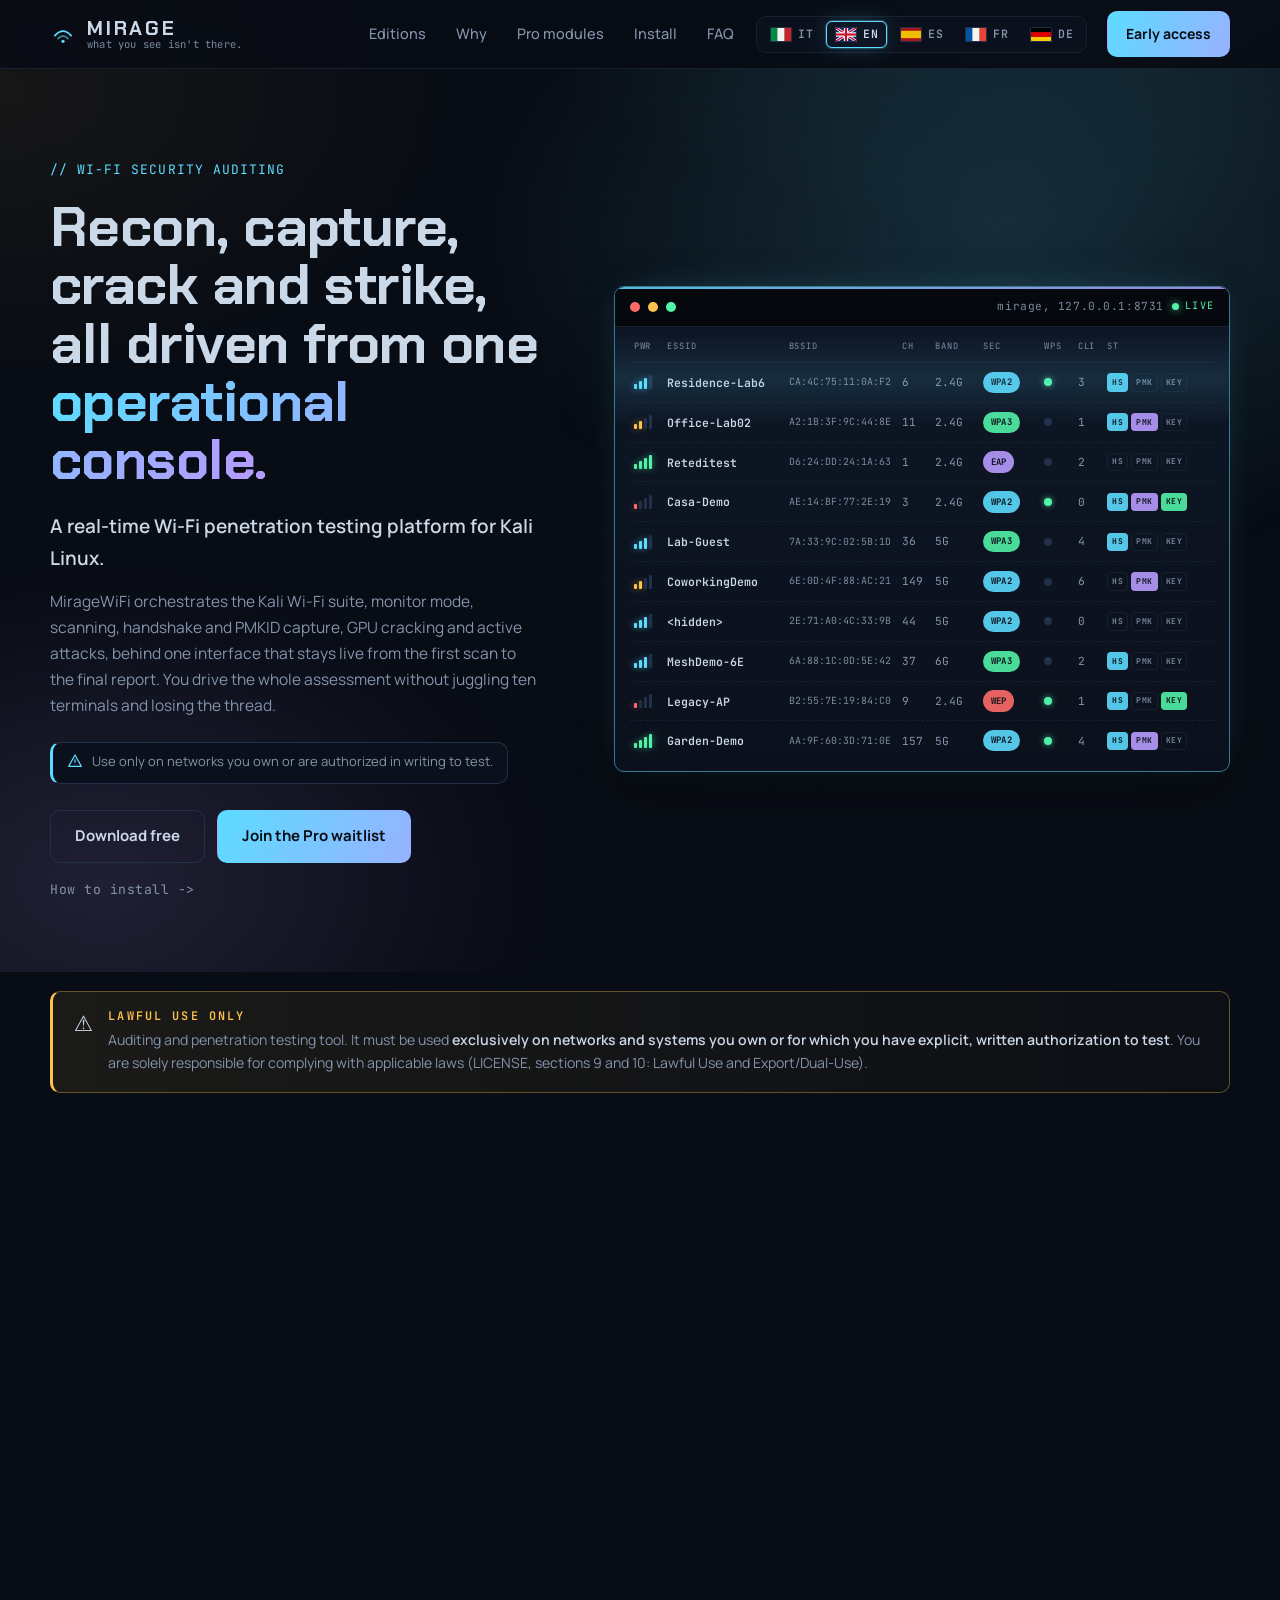
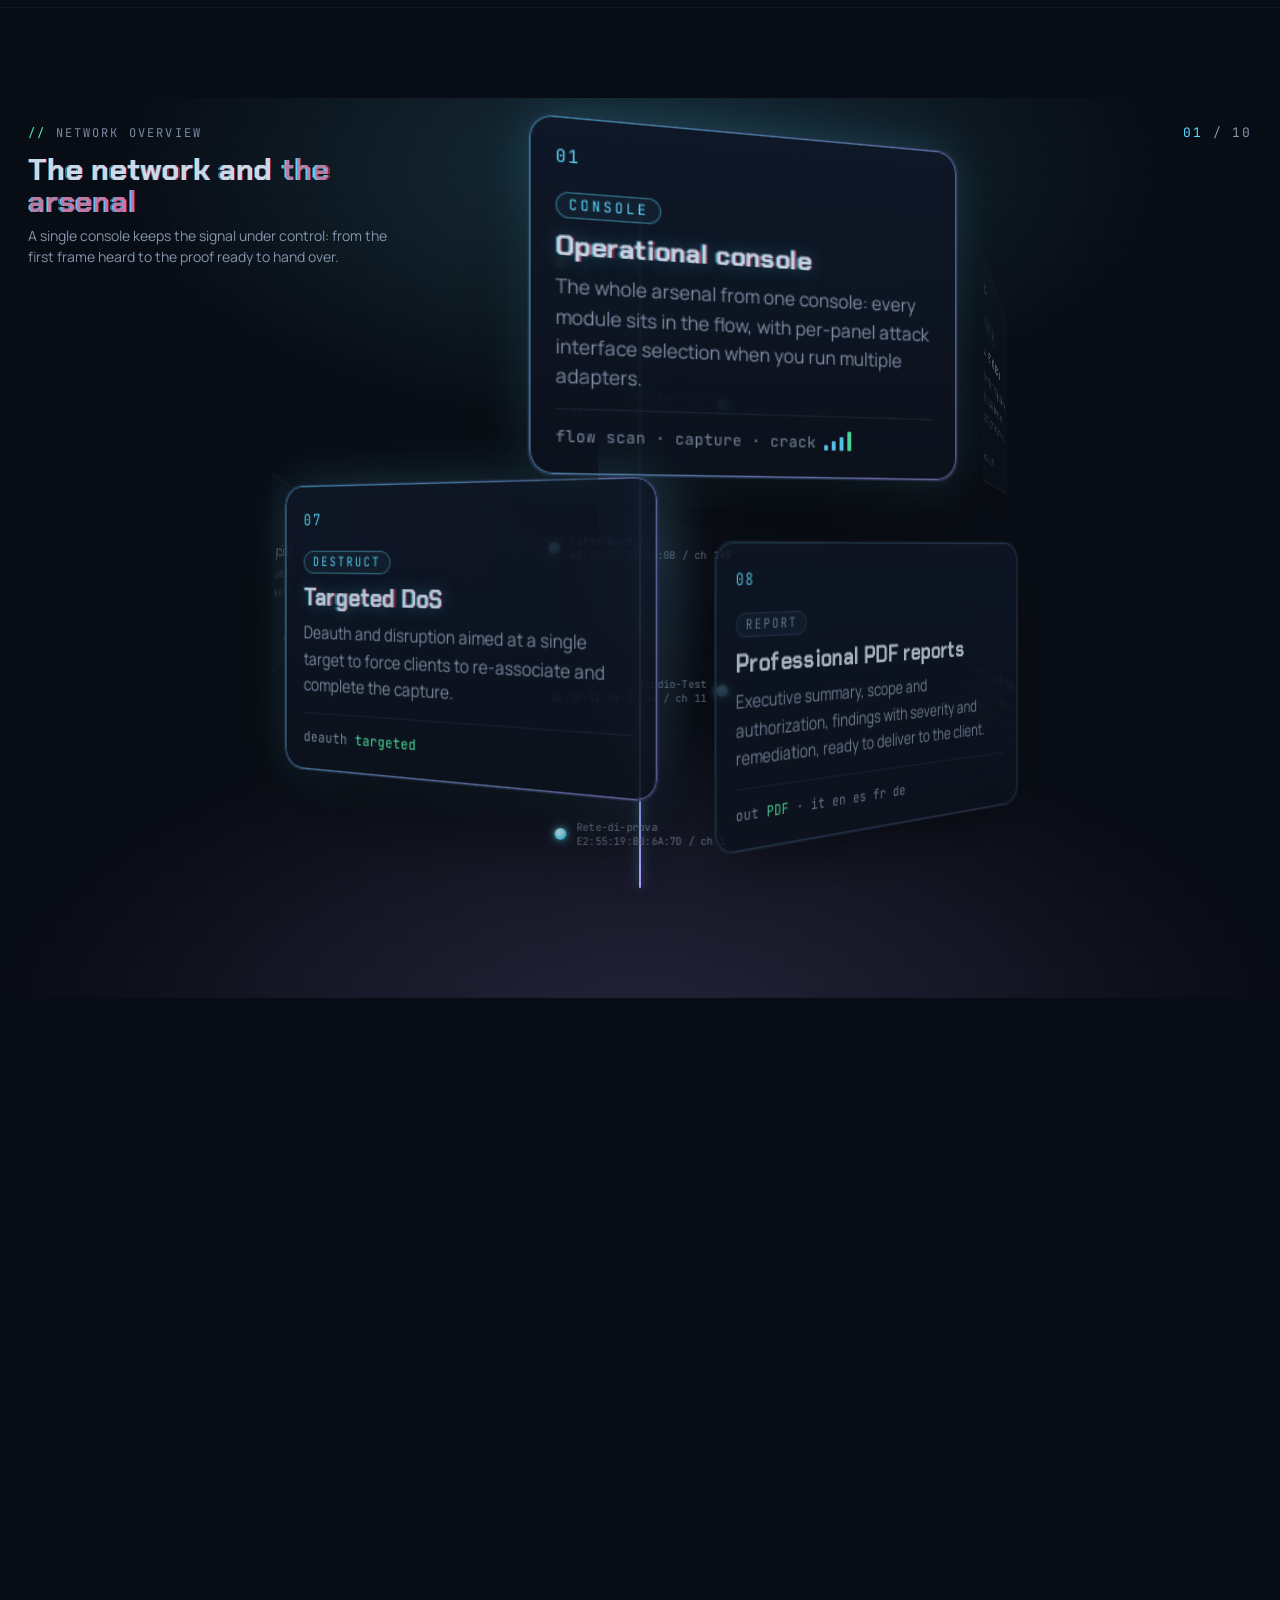
<file: index.html>
<!DOCTYPE html>
<html lang="en">
<head>
  <meta charset="utf-8" />
  <meta name="viewport" content="width=device-width, initial-scale=1" />
  <title>MirageWiFi - offensive Wi-Fi auditing, Free and Pro in early access</title>
  <meta name="description" content="MirageWiFi: proprietary Wi-Fi penetration testing platform. Free for basic reconnaissance, Pro (29 EUR/month, early access) for GPU cracking, Evil Twin, MITM, WPA3 downgrade and attack chains, in a single console." />
  <meta name="theme-color" content="#080c14" />
  <meta name="color-scheme" content="dark" />

  <!-- Open Graph / social preview -->
  <meta property="og:type" content="website" />
  <meta property="og:title" content="MirageWiFi - offensive Wi-Fi auditing, Free and Pro" />
  <meta property="og:description" content="Reconnaissance, handshake and PMKID capture, GPU cracking and active attacks in a single operational console. Proprietary software, two editions." />
  <meta property="og:url" content="https://heartb1t.github.io/mirage-wifi-site/" />
  <meta property="og:image" content="https://heartb1t.github.io/mirage-wifi-site/og-image.png" />
  <meta property="og:image:width" content="1200" />
  <meta property="og:image:height" content="630" />
  <meta property="og:image:alt" content="MirageWiFi - Wi-Fi security auditing, Free and Pro" />
  <meta name="twitter:card" content="summary_large_image" />
  <meta name="twitter:image" content="https://heartb1t.github.io/mirage-wifi-site/og-image.png" />

  <link rel="icon" href="favicon.svg" type="image/svg+xml" />
  <link rel="preload" href="fonts/chakra-petch-700-latin.woff2" as="font" type="font/woff2" crossorigin />
  <link rel="preload" href="fonts/jetbrains-mono-latin.woff2" as="font" type="font/woff2" crossorigin />
  <link rel="preload" href="fonts/manrope-latin.woff2" as="font" type="font/woff2" crossorigin />
  <link rel="stylesheet" href="css/site.css" />
</head>
<body>

  <script>document.documentElement.classList.add('js');</script>

  <a class="nav-skip" href="#top" data-i18n="nav.skip">Skip to content</a>

  <!-- ============ NAV ============ -->
  <header class="nav-bar">
    <div class="wrap nav-inner">

      <a class="nav-brand" href="#top" data-i18n-aria="nav.brandhome" aria-label="MirageWiFi, back to top">
        <span class="nav-brand-mark" aria-hidden="true">
          <svg viewBox="0 0 32 32" width="26" height="26" fill="none">
            <path d="M6 18 Q16 7 26 18" stroke="currentColor" stroke-width="2.3" stroke-linecap="round"/>
            <path d="M10 21.5 Q16 15.5 22 21.5" stroke="currentColor" stroke-width="2.3" stroke-linecap="round" opacity=".55"/>
            <circle cx="16" cy="25" r="2" fill="currentColor"/>
          </svg>
        </span>
        <span class="nav-brand-text">
          <span class="nav-logo">MIRAGE</span>
          <span class="nav-ghost" data-i18n="nav.tagline">what you see isn't there.</span>
        </span>
      </a>

      <button type="button" class="nav-toggle" aria-controls="nav-menu" aria-expanded="false" data-i18n-aria="nav.menu" aria-label="Menu">
        <span class="nav-toggle-bar" aria-hidden="true"></span>
        <span class="nav-toggle-bar" aria-hidden="true"></span>
        <span class="nav-toggle-bar" aria-hidden="true"></span>
      </button>

      <!-- Language selector. Desktop: 5 flags inline. Mobile (.js): a compact
           toggle in the bar opens this as a dedicated dropdown. The lang-wrap
           stays OUTSIDE #nav-menu so it is reachable without the hamburger. -->
      <div class="lang-wrap">
        <button type="button" class="lang-toggle" aria-haspopup="true" aria-expanded="false" aria-controls="lang-switch" data-i18n-aria="nav.langlabel" aria-label="Language">
          <span class="lang-toggle-flag" aria-hidden="true"></span>
          <span class="lang-toggle-code">EN</span>
          <span class="lang-toggle-chev" aria-hidden="true">&#9662;</span>
        </button>
        <div class="lang-switch" id="lang-switch" role="group" data-i18n-aria="nav.langlabel" aria-label="Language">

        <button type="button" class="lang-btn" data-lang="it" data-i18n-aria="lang.it" aria-label="Italiano" aria-pressed="false">
          <svg class="lang-flag" viewBox="0 0 24 16" width="22" height="15" role="img" aria-hidden="true">
            <rect width="8" height="16" fill="#008C45"/>
            <rect x="8" width="8" height="16" fill="#F4F5F0"/>
            <rect x="16" width="8" height="16" fill="#CD212A"/>
          </svg>
          <span class="lang-code">IT</span>
        </button>

        <button type="button" class="lang-btn is-active" data-lang="en" data-i18n-aria="lang.en" aria-label="English" aria-pressed="true">
          <svg class="lang-flag" viewBox="0 0 24 16" width="22" height="15" role="img" aria-hidden="true">
            <clipPath id="flag-en-clip"><rect width="24" height="16" rx="0"/></clipPath>
            <g clip-path="url(#flag-en-clip)">
              <rect width="24" height="16" fill="#012169"/>
              <path d="M0 0 L24 16 M24 0 L0 16" stroke="#FFFFFF" stroke-width="3.2"/>
              <path d="M0 0 L24 16 M24 0 L0 16" stroke="#C8102E" stroke-width="1.6"/>
              <rect x="9.6" width="4.8" height="16" fill="#FFFFFF"/>
              <rect y="5.6" width="24" height="4.8" fill="#FFFFFF"/>
              <rect x="10.8" width="2.4" height="16" fill="#C8102E"/>
              <rect y="6.8" width="24" height="2.4" fill="#C8102E"/>
            </g>
          </svg>
          <span class="lang-code">EN</span>
        </button>

        <button type="button" class="lang-btn" data-lang="es" data-i18n-aria="lang.es" aria-label="Español" aria-pressed="false">
          <svg class="lang-flag" viewBox="0 0 24 16" width="22" height="15" role="img" aria-hidden="true">
            <rect width="24" height="16" fill="#AA151B"/>
            <rect y="4" width="24" height="8" fill="#F1BF00"/>
          </svg>
          <span class="lang-code">ES</span>
        </button>

        <button type="button" class="lang-btn" data-lang="fr" data-i18n-aria="lang.fr" aria-label="Français" aria-pressed="false">
          <svg class="lang-flag" viewBox="0 0 24 16" width="22" height="15" role="img" aria-hidden="true">
            <rect width="8" height="16" fill="#0055A4"/>
            <rect x="8" width="8" height="16" fill="#F4F5F0"/>
            <rect x="16" width="8" height="16" fill="#EF4135"/>
          </svg>
          <span class="lang-code">FR</span>
        </button>

        <button type="button" class="lang-btn" data-lang="de" data-i18n-aria="lang.de" aria-label="Deutsch" aria-pressed="false">
          <svg class="lang-flag" viewBox="0 0 24 16" width="22" height="15" role="img" aria-hidden="true">
            <rect width="24" height="5.34" fill="#000000"/>
            <rect y="5.34" width="24" height="5.33" fill="#DD0000"/>
            <rect y="10.67" width="24" height="5.33" fill="#FFCE00"/>
          </svg>
          <span class="lang-code">DE</span>
        </button>

        </div>
      </div>

      <div class="nav-menu" id="nav-menu">

      <nav class="nav-links" data-i18n-aria="nav.seclabel" aria-label="Sections">
        <a href="#edizioni" data-i18n="nav.editions">Editions</a>
        <a href="#perche" data-i18n="nav.why">Why</a>
        <a href="#moduli" data-i18n="nav.modules">Pro modules</a>
        <a href="install.html" data-i18n="nav.install">Install</a>
        <a href="#faq" data-i18n="nav.faq">FAQ</a>
      </nav>

      <a class="nav-cta" href="https://miragewifi.gumroad.com/l/hbzayw" rel="noopener noreferrer" data-i18n="nav.cta">Early access</a>

      </div>
    </div>
  </header>

  <main id="top">

    <!-- ============ HERO ============ -->
    <section class="hero-sec">
      <div class="wrap hero-grid">
        <div class="hero-copy">

          <p class="hero-kicker reveal" data-i18n="hero.kick">// Wi-Fi security auditing</p>

          <h1 class="hero-title reveal">
            <span data-i18n="hero.h1.l1">Recon, capture, crack and strike,</span><br />
            <span data-i18n="hero.h1.l2">all driven from one</span><br />
            <span class="hero-grad" data-i18n="hero.h1.l3">operational console.</span>
          </h1>

          <p class="hero-sub reveal" data-i18n="hero.subtitle">
            A real-time Wi-Fi penetration testing platform for Kali Linux.
          </p>

          <p class="hero-value reveal" data-i18n="hero.value">
            MirageWiFi orchestrates the Kali Wi-Fi suite, monitor mode, scanning,
            handshake and PMKID capture, GPU cracking and active attacks, behind one
            interface that stays live from the first scan to the final report. You drive
            the whole assessment without juggling ten terminals and losing the thread.
          </p>

          <p class="hero-notice reveal" role="note">
            <span class="hero-notice-mark" aria-hidden="true">
              <svg viewBox="0 0 24 24" width="16" height="16" fill="none" stroke="currentColor" stroke-width="1.8" stroke-linecap="round" stroke-linejoin="round">
                <path d="M12 3 2.5 20h19z"/><path d="M12 10v4"/><circle cx="12" cy="17" r=".6" fill="currentColor" stroke="none"/>
              </svg>
            </span>
            <span data-i18n="hero.notice">Use only on networks you own or are authorized in writing to test.</span>
          </p>

          <div class="hero-cta reveal">
            <a class="nav-cta hero-btn-lg" href="https://miragewifi.gumroad.com/l/hbzayw" rel="noopener noreferrer" data-i18n="cta.pro">Join the Pro waitlist</a>
            <a class="hero-btn-ghost hero-btn-lg" href="https://miragewifi.gumroad.com/l/wzquev" rel="noopener noreferrer" data-i18n="cta.free">Download free</a>
          </div>

          <p class="hero-install reveal">
            <a href="install.html" data-i18n="install.howlink">How to install -&gt;</a>
          </p>

        </div>

        <!-- Right column: Fable B's live scanner panel (decorative, fictional data only:
             invented ESSIDs, locally-administered MACs). Table scrolls inside the panel
             on narrow widths; the panel clips so the page never overflows. -->
        <div class="hero-visual-slot reveal" aria-hidden="true">
          <div class="scan-win">
            <div class="scan-topbar">
              <span class="scan-dot r"></span><span class="scan-dot y"></span><span class="scan-dot g"></span>
              <span class="scan-path">mirage, 127.0.0.1:8731</span>
              <span class="scan-live" data-i18n="scan.live">LIVE</span>
            </div>
            <div class="scan-sweep" aria-hidden="true"></div>

            <div class="scan-view">
              <div class="scan-grid" role="table" aria-label="Networks in range (sample data)">
                <div class="scan-hrow" role="row">
                  <span role="columnheader" data-i18n="scan.col.pwr">PWR</span>
                  <span role="columnheader" data-i18n="scan.col.essid">ESSID</span>
                  <span role="columnheader" data-i18n="scan.col.bssid">BSSID</span>
                  <span role="columnheader" data-i18n="scan.col.ch">CH</span>
                  <span role="columnheader" data-i18n="scan.col.band">BAND</span>
                  <span role="columnheader" data-i18n="scan.col.sec">SEC</span>
                  <span role="columnheader" data-i18n="scan.col.wps">WPS</span>
                  <span role="columnheader" data-i18n="scan.col.cli">CLI</span>
                  <span role="columnheader" data-i18n="scan.col.st">ST</span>
                </div>

                <div class="scan-drow" role="row">
                  <span class="scan-sig s3" data-sig-base="3"><i class="on"></i><i class="on"></i><i class="on"></i><i></i></span>
                  <span class="scan-essid">Residence-Lab6</span>
                  <span class="scan-bssid">CA:4C:75:11:0A:F2</span>
                  <span class="scan-ch">6</span>
                  <span class="scan-band">2.4G</span>
                  <span class="scan-enc wpa2">WPA2</span>
                  <span class="scan-wps"><i class="scan-wps-dot on"></i></span>
                  <span class="scan-cli">3</span>
                  <span class="scan-st"><i class="scan-tag hs on">HS</i><i class="scan-tag pmk">PMK</i><i class="scan-tag key">KEY</i></span>
                </div>

                <div class="scan-drow" role="row">
                  <span class="scan-sig s2" data-sig-base="2"><i class="on"></i><i class="on"></i><i></i><i></i></span>
                  <span class="scan-essid">Office-Lab02</span>
                  <span class="scan-bssid">A2:1B:3F:9C:44:8E</span>
                  <span class="scan-ch">11</span>
                  <span class="scan-band">2.4G</span>
                  <span class="scan-enc wpa3">WPA3</span>
                  <span class="scan-wps"><i class="scan-wps-dot"></i></span>
                  <span class="scan-cli">1</span>
                  <span class="scan-st"><i class="scan-tag hs on">HS</i><i class="scan-tag pmk on">PMK</i><i class="scan-tag key">KEY</i></span>
                </div>

                <div class="scan-drow" role="row">
                  <span class="scan-sig s4" data-sig-base="4"><i class="on"></i><i class="on"></i><i class="on"></i><i class="on"></i></span>
                  <span class="scan-essid">Reteditest</span>
                  <span class="scan-bssid">D6:24:DD:24:1A:63</span>
                  <span class="scan-ch">1</span>
                  <span class="scan-band">2.4G</span>
                  <span class="scan-enc eap">EAP</span>
                  <span class="scan-wps"><i class="scan-wps-dot"></i></span>
                  <span class="scan-cli">2</span>
                  <span class="scan-st"><i class="scan-tag hs">HS</i><i class="scan-tag pmk">PMK</i><i class="scan-tag key">KEY</i></span>
                </div>

                <div class="scan-drow" role="row">
                  <span class="scan-sig s1" data-sig-base="1"><i class="on"></i><i></i><i></i><i></i></span>
                  <span class="scan-essid">Casa-Demo</span>
                  <span class="scan-bssid">AE:14:BF:77:2E:19</span>
                  <span class="scan-ch">3</span>
                  <span class="scan-band">2.4G</span>
                  <span class="scan-enc wpa2">WPA2</span>
                  <span class="scan-wps"><i class="scan-wps-dot on"></i></span>
                  <span class="scan-cli">0</span>
                  <span class="scan-st"><i class="scan-tag hs on">HS</i><i class="scan-tag pmk on">PMK</i><i class="scan-tag key on">KEY</i></span>
                </div>

                <div class="scan-drow" role="row">
                  <span class="scan-sig s3" data-sig-base="3"><i class="on"></i><i class="on"></i><i class="on"></i><i></i></span>
                  <span class="scan-essid">Lab-Guest</span>
                  <span class="scan-bssid">7A:33:9C:02:5B:1D</span>
                  <span class="scan-ch">36</span>
                  <span class="scan-band">5G</span>
                  <span class="scan-enc wpa3">WPA3</span>
                  <span class="scan-wps"><i class="scan-wps-dot"></i></span>
                  <span class="scan-cli">4</span>
                  <span class="scan-st"><i class="scan-tag hs on">HS</i><i class="scan-tag pmk">PMK</i><i class="scan-tag key">KEY</i></span>
                </div>

                <div class="scan-drow" role="row">
                  <span class="scan-sig s2" data-sig-base="2"><i class="on"></i><i class="on"></i><i></i><i></i></span>
                  <span class="scan-essid">CoworkingDemo</span>
                  <span class="scan-bssid">6E:0D:4F:88:AC:21</span>
                  <span class="scan-ch">149</span>
                  <span class="scan-band">5G</span>
                  <span class="scan-enc wpa2">WPA2</span>
                  <span class="scan-wps"><i class="scan-wps-dot"></i></span>
                  <span class="scan-cli">6</span>
                  <span class="scan-st"><i class="scan-tag hs">HS</i><i class="scan-tag pmk on">PMK</i><i class="scan-tag key">KEY</i></span>
                </div>

                <div class="scan-drow" role="row">
                  <span class="scan-sig s3" data-sig-base="3"><i class="on"></i><i class="on"></i><i class="on"></i><i></i></span>
                  <span class="scan-essid">&lt;hidden&gt;</span>
                  <span class="scan-bssid">2E:71:A0:4C:33:9B</span>
                  <span class="scan-ch">44</span>
                  <span class="scan-band">5G</span>
                  <span class="scan-enc wpa2">WPA2</span>
                  <span class="scan-wps"><i class="scan-wps-dot"></i></span>
                  <span class="scan-cli">0</span>
                  <span class="scan-st"><i class="scan-tag hs">HS</i><i class="scan-tag pmk">PMK</i><i class="scan-tag key">KEY</i></span>
                </div>

                <div class="scan-drow" role="row">
                  <span class="scan-sig s3" data-sig-base="3"><i class="on"></i><i class="on"></i><i class="on"></i><i></i></span>
                  <span class="scan-essid">MeshDemo-6E</span>
                  <span class="scan-bssid">6A:88:1C:0D:5E:42</span>
                  <span class="scan-ch">37</span>
                  <span class="scan-band">6G</span>
                  <span class="scan-enc wpa3">WPA3</span>
                  <span class="scan-wps"><i class="scan-wps-dot"></i></span>
                  <span class="scan-cli">2</span>
                  <span class="scan-st"><i class="scan-tag hs on">HS</i><i class="scan-tag pmk">PMK</i><i class="scan-tag key">KEY</i></span>
                </div>

                <div class="scan-drow" role="row">
                  <span class="scan-sig s1" data-sig-base="1"><i class="on"></i><i></i><i></i><i></i></span>
                  <span class="scan-essid">Legacy-AP</span>
                  <span class="scan-bssid">B2:55:7E:19:84:C0</span>
                  <span class="scan-ch">9</span>
                  <span class="scan-band">2.4G</span>
                  <span class="scan-enc wep">WEP</span>
                  <span class="scan-wps"><i class="scan-wps-dot on"></i></span>
                  <span class="scan-cli">1</span>
                  <span class="scan-st"><i class="scan-tag hs on">HS</i><i class="scan-tag pmk">PMK</i><i class="scan-tag key on">KEY</i></span>
                </div>

                <div class="scan-drow" role="row">
                  <span class="scan-sig s4" data-sig-base="4"><i class="on"></i><i class="on"></i><i class="on"></i><i class="on"></i></span>
                  <span class="scan-essid">Garden-Demo</span>
                  <span class="scan-bssid">AA:9F:60:3D:71:0E</span>
                  <span class="scan-ch">157</span>
                  <span class="scan-band">5G</span>
                  <span class="scan-enc wpa2">WPA2</span>
                  <span class="scan-wps"><i class="scan-wps-dot on"></i></span>
                  <span class="scan-cli">5</span>
                  <span class="scan-st"><i class="scan-tag hs on">HS</i><i class="scan-tag pmk on">PMK</i><i class="scan-tag key">KEY</i></span>
                </div>

              </div>
            </div>
          </div>
        </div>
      </div>
    </section>

    <!-- Ethical / legal notice in evidence (kept from the base) -->
    <div class="wrap">
      <div class="ethics reveal" role="note">
        <span class="sign" aria-hidden="true">⚠</span>
        <div>
          <h2 data-i18n="ethics.title">Lawful use only</h2>
          <p>
            <span data-i18n="ethics.p1">Auditing and penetration testing tool. It must be used </span><b data-i18n="ethics.b">exclusively on networks and systems you own or for which you have explicit, written authorization to test</b><span data-i18n="ethics.p2">. You are solely responsible for complying with applicable laws (LICENSE, sections 9 and 10: Lawful Use and Export/Dual-Use).</span>
          </p>
        </div>
      </div>
    </div>

    <!-- ============ EDITIONS ============ -->
    <section id="edizioni">
      <div class="wrap">
        <div class="sec-head">
          <p class="kicker"><span class="sec-no">01</span> <span data-i18n="ed.kicker">Two editions · a single license</span></p>
          <h2 data-i18n="ed.h2">Start with reconnaissance. Unlock the offensive when you need it.</h2>
          <p data-i18n="ed.p">
            Proprietary software: licensed, not sold, and closed source. Free covers
            basic recon at zero cost; Pro activates the advanced offensive modules, at
            29 EUR/month, and is in early access.
          </p>
        </div>

        <div class="editions">
          <!-- FREE -->
          <div class="plan free reveal">
            <p class="plan-tag" data-i18n="free.tag">Free edition</p>
            <h3>Free</h3>
            <div class="price">
              <span class="amount">0</span>
              <span class="unit" data-i18n="free.unit">EUR · no card</span>
            </div>
            <p class="price-note" data-i18n="free.pricenote">Proprietary license (EULA) · source not public</p>

            <ul class="feat">
              <li><span class="mk" aria-hidden="true">›</span> <span data-i18n="free.f1">Live scan of networks and clients, with band and filters</span></li>
              <li><span class="mk" aria-hidden="true">›</span> <span><span data-i18n="free.f2">Encryption fingerprinting</span> <small data-i18n="free.f2s">WPA2 / WPA3 and beyond</small></span></li>
              <li><span class="mk" aria-hidden="true">›</span> <span><span data-i18n="free.f3">Handshake and PMKID capture</span> <small data-i18n="free.f3s">hcxdumptool / airodump-ng, LootStore</small></span></li>
              <li><span class="mk" aria-hidden="true">›</span> <span><span data-i18n="free.f4">Non-destructive offline analysis</span> <small data-i18n="free.f4s">PSK keygen, known admin credentials</small></span></li>
              <li><span class="mk" aria-hidden="true">›</span> <span data-i18n="free.f5">Basic dictionary cracking</span></li>
              <li><span class="mk" aria-hidden="true">›</span> <span><span data-i18n="free.f6">Basic report</span> <small data-i18n="free.f6s">export with sensitive data redacted</small></span></li>
            </ul>

            <a class="btn btn-cyan" href="https://miragewifi.gumroad.com/l/wzquev" rel="noopener noreferrer" data-i18n="cta.free">Download free</a>
            <p class="plan-foot" data-i18n="free.foot">No card required · legal consent gate at first launch</p>
          </div>

          <!-- PRO -->
          <div class="plan pro reveal">
            <span class="plan-badge" data-i18n="pro.badge">Early access</span>
            <p class="plan-tag" data-i18n="pro.tag">Pro edition</p>
            <h3>Pro</h3>
            <div class="price">
              <span class="amount">29</span>
              <span class="unit" data-i18n="pro.unit">EUR / month</span>
            </div>
            <p class="price-note"><b data-i18n="pro.pricenote.b">Waitlist open</b><span data-i18n="pro.pricenote.t"> · subscription, server-side verified license</span></p>

            <ul class="feat">
              <li><span class="mk" aria-hidden="true">▲</span> <span><span data-i18n="pro.f1">GPU-accelerated cracking</span> <small data-i18n="pro.f1s">hashcat -m 22000</small></span></li>
              <li><span class="mk" aria-hidden="true">▲</span> <span><span data-i18n="pro.f2">Evil Twin + captive portal</span> <small data-i18n="pro.f2s">hostapd · dnsmasq · Flask portal</small></span></li>
              <li><span class="mk" aria-hidden="true">▲</span> <span><span data-i18n="pro.f3">MITM and LAN post-exploit</span> <small data-i18n="pro.f3s">Network Discovery, RouterSploit, custom exploits</small></span></li>
              <li><span class="mk" aria-hidden="true">▲</span> <span data-i18n="pro.f4">WPA3 (SAE) downgrade and SSID Confusion</span></li>
              <li><span class="mk" aria-hidden="true">▲</span> <span><span data-i18n="pro.f5">Targeted DoS and WPA-Enterprise (EAP)</span> <small data-i18n="pro.f5s">rogue AP, GTC downgrade</small></span></li>
              <li><span class="mk" aria-hidden="true">▲</span> <span data-i18n="pro.f6">Automated attack chains</span></li>
              <li><span class="mk" aria-hidden="true">▲</span> <span><span data-i18n="pro.f7">Professional PDF reports</span> <small data-i18n="pro.f7s">scope, authorization, severity, remediation</small></span></li>
              <li><span class="mk" aria-hidden="true">▲</span> <span><span data-i18n="pro.f8">BeEF and AI Advisor</span> <small data-i18n="pro.f8s">local Ollama or cloud BYOK, single step</small></span></li>
            </ul>

            <a class="btn btn-pro" href="https://miragewifi.gumroad.com/l/hbzayw" rel="noopener noreferrer" data-i18n="cta.pro">Join the Pro waitlist</a>
            <p class="plan-foot" data-i18n="pro.foot">Everything in Free, plus the offensive modules</p>
          </div>
        </div>
      </div>
    </section>

    <!-- ============ WHY / CREDIBILITY ============ -->
    <section id="perche" class="why">
      <div class="wrap">
        <div class="sec-head">
          <p class="kicker"><span class="sec-no">02</span> <span data-i18n="why.kicker">Why MirageWiFi</span></p>
          <h2 data-i18n="why.h2">Built by people who run assessments, for those who deliver them.</h2>
          <p data-i18n="why.p">
            Not a collection of hand-run scripts, but a coherent workflow:
            from scan to report, with the operator always in command of every step.
          </p>
        </div>

        <div class="pillars">
          <article class="pill reveal">
            <span class="pill-ico" aria-hidden="true">
              <svg viewBox="0 0 24 24" width="22" height="22" fill="none" stroke="currentColor" stroke-width="1.7" stroke-linecap="round" stroke-linejoin="round">
                <rect x="3" y="4" width="18" height="13" rx="1.5"/><path d="M8 20h8M12 17v3"/>
              </svg>
            </span>
            <h3 data-i18n="why.p1.h">A single console</h3>
            <p data-i18n="why.p1.p">Reconnaissance, capture, cracking and active attacks in the same place. No manual switching between ten different tools: the context is never lost.</p>
          </article>

          <article class="pill reveal">
            <span class="pill-ico" aria-hidden="true">
              <svg viewBox="0 0 24 24" width="22" height="22" fill="none" stroke="currentColor" stroke-width="1.7" stroke-linecap="round" stroke-linejoin="round">
                <path d="M3 12a9 9 0 0 1 9-9M21 12a9 9 0 0 1-9 9"/><path d="M7 12a5 5 0 0 1 5-5M17 12a5 5 0 0 1-5 5"/><circle cx="12" cy="12" r="1.4" fill="currentColor" stroke="none"/>
              </svg>
            </span>
            <h3 data-i18n="why.p2.h">Real-time, multi-adapter</h3>
            <p data-i18n="why.p2.p">Monitor mode, scan and injection live on the console, with per-panel attack interface selection when you use multiple adapters. No blind waiting.</p>
          </article>

          <article class="pill reveal">
            <span class="pill-ico" aria-hidden="true">
              <svg viewBox="0 0 24 24" width="22" height="22" fill="none" stroke="currentColor" stroke-width="1.7" stroke-linecap="round" stroke-linejoin="round">
                <path d="M12 3l7 3v5c0 4.5-3 7.5-7 9-4-1.5-7-4.5-7-9V6z"/><path d="M9.2 12l1.9 1.9L15 10"/>
              </svg>
            </span>
            <h3 data-i18n="why.p3.h">Offline-safe by default</h3>
            <p data-i18n="why.p3.p">Non-destructive analysis works on already captured data, without touching the airwaves. The offensive endpoints stay locked until you unlock Pro, behind a legal consent gate.</p>
          </article>

          <article class="pill reveal">
            <span class="pill-ico" aria-hidden="true">
              <svg viewBox="0 0 24 24" width="22" height="22" fill="none" stroke="currentColor" stroke-width="1.7" stroke-linecap="round" stroke-linejoin="round">
                <path d="M6 3h8l4 4v14H6z"/><path d="M14 3v4h4"/><path d="M9 13h6M9 16.5h6M9 9.5h2"/>
              </svg>
            </span>
            <h3 data-i18n="why.p4.h">Reports to deliver</h3>
            <p data-i18n="why.p4.p">From Free's basic export to Pro's professional PDF: scope, authorization, findings with severity and remediation. Sensitive data redacted, ready for the client.</p>
          </article>
        </div>
      </div>
    </section>

    <!-- ============ NETWORK + ARSENAL (3D helix) ============
         Integrated from reference/spine-arsenal.html. Progressive enhancement:
         static readable column by default; desktop + fine pointer + motion gets
         the sticky scroll-jacked helix; mobile / touch / reduced-motion fall back
         to a vertical reveal. Spine labels use synthetic ESSID + locally
         administered MAC (GDPR-safe). Scoped under #moduli (nav anchor kept). -->
    <section class="net-section" id="moduli" aria-labelledby="net-title">
      <div class="stage" id="stage">

        <canvas id="particles" aria-hidden="true"></canvas>

        <div class="chrome tl" aria-hidden="true"><span class="dot">//</span> <span data-i18n="arsenal.chrome">NETWORK OVERVIEW</span></div>
        <div class="counter" id="counter" aria-hidden="true"><b id="counterNum">01</b> / 10</div>

        <div class="section-head">
          <h2 id="net-title"><span data-i18n="arsenal.h2a">The network and</span> <span class="accent" data-i18n="arsenal.h2b">the arsenal</span></h2>
          <p data-i18n="arsenal.p">A single console keeps the signal under control: from the first frame heard to the proof ready to hand over.</p>
        </div>

        <div class="constellation" id="constellation">

          <!-- SPINE: synthetic ESSID + locally administered MAC + channel -->
          <div class="spine" aria-hidden="true">
            <div class="beam"></div>

            <div class="arcs">
              <span class="arc"></span>
              <span class="arc p"></span>
              <span class="arc"></span>
            </div>

            <div class="packets">
              <span class="pkt"></span><span class="pkt"></span>
              <span class="pkt"></span><span class="pkt"></span>
            </div>

            <div class="node right" data-node="0" style="top:8%">
              <span class="pip"></span>
              <span class="tag"><span class="es">Residence-Lab6</span><br>CA:4C:75:11:0A:F2 / ch 6</span>
            </div>
            <div class="node left" data-node="1" style="top:29%">
              <span class="pip"></span>
              <span class="tag"><span class="es">Officina-Mesh</span><br>7A:1B:3D:09:C4:22 / ch 36</span>
            </div>
            <div class="node right" data-node="2" style="top:50%">
              <span class="pip"></span>
              <span class="tag"><span class="es">Caffe-Nord_5G</span><br>AE:90:2C:77:51:0B / ch 149</span>
            </div>
            <div class="node left" data-node="3" style="top:71%">
              <span class="pip"></span>
              <span class="tag"><span class="es">Studio-Test</span><br>06:2F:A1:88:3C:D4 / ch 11</span>
            </div>
            <div class="node right" data-node="4" style="top:92%">
              <span class="pip"></span>
              <span class="tag"><span class="es">Rete-di-prova</span><br>E2:55:19:B0:6A:7D / ch 1</span>
            </div>
          </div>

          <!-- ARSENAL CARDS on the 3D helix (10). Approved product copy. -->
          <div class="helix" id="helix">

            <article class="card" aria-labelledby="c1t">
              <a class="card-link" href="modules/01-operational-console.html" aria-label="Open module: Operational console">
              <div class="glass">
                <span class="idx">01</span>
                <span class="tag" data-i18n="ars.c1.tag">Console</span>
                <h3 id="c1t" data-i18n="ars.c1.h">Operational console</h3>
                <p class="desc" data-i18n="ars.c1.p">The whole arsenal from one console: every module sits in the flow, with per-panel attack interface selection when you run multiple adapters.</p>
                <div class="detail"><span class="k" data-i18n="ars.c1.dk">flow</span> <span data-i18n="ars.c1.dv">scan · capture · crack</span><span class="bars"><i></i><i></i><i></i><i></i></span></div>
              </div>
              </a>
            </article>

            <article class="card" aria-labelledby="c2t">
              <a class="card-link" href="modules/02-gpu-cracking.html" aria-label="Open module: Accelerated cracking">
              <div class="glass">
                <span class="idx">02</span>
                <span class="tag" data-i18n="ars.c2.tag">Capture · GPU</span>
                <h3 id="c2t" data-i18n="ars.c2.h">Accelerated cracking</h3>
                <p class="desc" data-i18n="ars.c2.p">Handshakes and PMKIDs passed directly to hashcat on GPU, with queues and a selectable power peak from the console.</p>
                <div class="detail"><span class="k" data-i18n="ars.c2.dk">engine</span> <span data-i18n="ars.c2.dv">hashcat</span> <span class="v" data-i18n="ars.c2.dvv">GPU</span></div>
              </div>
              </a>
            </article>

            <article class="card" aria-labelledby="c3t">
              <a class="card-link" href="modules/03-evil-twin-captive-portal.html" aria-label="Open module: Evil Twin and captive portal">
              <div class="glass">
                <span class="idx">03</span>
                <span class="tag" data-i18n="ars.c3.tag">Transmit</span>
                <h3 id="c3t" data-i18n="ars.c3.h">Evil Twin + captive portal</h3>
                <p class="desc" data-i18n="ars.c3.p">Clone access point with captive portal, KARMA and dynamic-ESSID portal; PSK validation against the captured handshake.</p>
                <div class="detail"><span class="k" data-i18n="ars.c3.dk">clone</span> <span data-i18n="ars.c3.dv">AP · captive portal</span></div>
              </div>
              </a>
            </article>

            <article class="card" aria-labelledby="c4t">
              <a class="card-link" href="modules/04-wpa3-downgrade-ssid-confusion.html" aria-label="Open module: WPA3 downgrade and SSID Confusion">
              <div class="glass">
                <span class="idx">04</span>
                <span class="tag" data-i18n="ars.c4.tag">Transmit</span>
                <h3 id="c4t" data-i18n="ars.c4.h">WPA3 downgrade · SSID Confusion</h3>
                <p class="desc" data-i18n="ars.c4.p">SAE downgrade to capture an offline-crackable 4-way handshake and multi-BSS SSID Confusion (CVE-2023-52424).</p>
                <div class="detail"><span class="k" data-i18n="ars.c4.dk">downgrade</span> <span data-i18n="ars.c4.dv">SAE</span> <span class="v" data-i18n="ars.c4.dvv">offline</span></div>
              </div>
              </a>
            </article>

            <article class="card" aria-labelledby="c5t">
              <a class="card-link" href="modules/05-wpa-enterprise.html" aria-label="Open module: WPA-Enterprise">
              <div class="glass">
                <span class="idx">05</span>
                <span class="tag" data-i18n="ars.c5.tag">Transmit · EAP</span>
                <h3 id="c5t" data-i18n="ars.c5.h">WPA-Enterprise</h3>
                <p class="desc" data-i18n="ars.c5.p">EAP rogue AP via eaphammer, GTC downgrade and capture of MSCHAPv2 hashes from corporate credentials.</p>
                <div class="detail"><span class="k" data-i18n="ars.c5.dk">capture</span> <span class="v" data-i18n="ars.c5.dvv">MSCHAPv2</span></div>
              </div>
              </a>
            </article>

            <article class="card" aria-labelledby="c6t">
              <a class="card-link" href="modules/06-mitm-network-discovery.html" aria-label="Open module: MITM and Network Discovery">
              <div class="glass">
                <span class="idx">06</span>
                <span class="tag" data-i18n="ars.c6.tag">Post-exploit · LAN</span>
                <h3 id="c6t" data-i18n="ars.c6.h">MITM + Network Discovery</h3>
                <p class="desc" data-i18n="ars.c6.p">Man-in-the-middle on the LAN once inside, host discovery, RouterSploit, custom exploits and BeEF.</p>
                <div class="detail"><span class="k" data-i18n="ars.c6.dk">post</span> <span data-i18n="ars.c6.dv">MITM · discovery</span></div>
              </div>
              </a>
            </article>

            <article class="card" aria-labelledby="c7t">
              <a class="card-link" href="modules/07-targeted-dos.html" aria-label="Open module: Targeted DoS">
              <div class="glass">
                <span class="idx">07</span>
                <span class="tag" data-i18n="ars.c7.tag">Destruct</span>
                <h3 id="c7t" data-i18n="ars.c7.h">Targeted DoS</h3>
                <p class="desc" data-i18n="ars.c7.p">Deauth and disruption aimed at a single target to force clients to re-associate and complete the capture.</p>
                <div class="detail"><span class="k" data-i18n="ars.c7.dk">deauth</span> <span class="v" data-i18n="ars.c7.dvv">targeted</span></div>
              </div>
              </a>
            </article>

            <article class="card" aria-labelledby="c8t">
              <a class="card-link" href="modules/08-pdf-reports.html" aria-label="Open module: Professional PDF reports">
              <div class="glass">
                <span class="idx">08</span>
                <span class="tag" data-i18n="ars.c8.tag">Report</span>
                <h3 id="c8t" data-i18n="ars.c8.h">Professional PDF reports</h3>
                <p class="desc" data-i18n="ars.c8.p">Executive summary, scope and authorization, findings with severity and remediation, ready to deliver to the client.</p>
                <div class="detail"><span class="k" data-i18n="ars.c8.dk">out</span> <span class="v" data-i18n="ars.c8.dvv">PDF</span> · <span data-i18n="ars.c8.dv">it en es fr de</span></div>
              </div>
              </a>
            </article>

            <article class="card" aria-labelledby="c9t">
              <a class="card-link" href="modules/09-ai-advisor.html" aria-label="Open module: AI Advisor next-step suggestion">
              <div class="glass">
                <span class="idx">09</span>
                <span class="tag" data-i18n="ars.c9.tag">AI Advisor</span>
                <h3 id="c9t" data-i18n="ars.c9.h">Next-step suggestion</h3>
                <p class="desc" data-i18n="ars.c9.p">Contextual advice on the next attack step, a single step at a time: local Ollama or cloud BYOK, never the whole chain automatically.</p>
                <div class="detail"><span class="k" data-i18n="ars.c9.dk">AI</span> <span data-i18n="ars.c9.dv">Ollama · cloud BYOK</span></div>
              </div>
              </a>
            </article>

            <article class="card" aria-labelledby="c10t">
              <a class="card-link" href="modules/10-attack-chains.html" aria-label="Open module: Attack chains">
              <div class="glass">
                <span class="idx">10</span>
                <span class="tag" data-i18n="ars.c10.tag">Automation</span>
                <h3 id="c10t" data-i18n="ars.c10.h">Attack chains</h3>
                <p class="desc" data-i18n="ars.c10.p">Automated sequences of scan, deauth, capture and crack, orchestrated from the same interface with operator control.</p>
                <div class="detail"><span class="k" data-i18n="ars.c10.dk">chain</span> <span data-i18n="ars.c10.dv">scan · deauth · capture · crack</span></div>
              </div>
              </a>
            </article>

          </div><!-- /helix -->
        </div><!-- /constellation -->
      </div><!-- /stage -->

      <!-- full-page film grain overlay; opacity + visibility driven by JS, scoped to this section -->
      <canvas id="grain" aria-hidden="true"></canvas>
    </section>

    <!-- ============ FAQ ============ -->
    <section id="faq">
      <div class="wrap">
        <div class="sec-head">
          <p class="kicker"><span class="sec-no">04</span> <span data-i18n="faq.kicker">Frequently asked questions</span></p>
          <h2 data-i18n="faq.h2">License, editions and responsible use.</h2>
        </div>

        <div class="faq">
          <details class="qa" open>
            <summary data-i18n="faq.q1">What's the difference between Free and Pro?</summary>
            <p data-i18n="faq.a1">
              Free is the basic, free reconnaissance; Pro unlocks the advanced offensive
              modules (early access). With Free you scan networks and clients, fingerprint
              encryption, capture handshakes and PMKIDs and produce basic reports. With Pro
              you activate GPU cracking, Evil Twin, MITM, WPA3 downgrade, DoS,
              WPA-Enterprise, automated attack chains, PDF reports, BeEF, custom exploits
              and AI Advisor.
            </p>
          </details>

          <details class="qa">
            <summary data-i18n="faq.q2">How do I get Free?</summary>
            <p data-i18n="faq.a2">
              You download it for free, install it and use it with no cost and no credit
              card: it's meant for basic recon. At first launch a legal consent gate asks
              you to confirm that you'll use the tool only on authorized networks; the
              offensive endpoints stay locked until you unlock Pro. Pro is in early access:
              for now you can join the waitlist.
            </p>
          </details>

          <details class="qa">
            <summary data-i18n="faq.q3">How much is Pro? How do I get it?</summary>
            <p data-i18n="faq.a3">
              Pro is a subscription at 29 EUR/month and is in early access: it opens via a
              waitlist. Leave your email and we'll let you know as soon as it's available;
              the license is verified server-side and unlocks the advanced offensive
              modules.
            </p>
          </details>

          <details class="qa">
            <summary data-i18n="faq.q4">Is MirageWiFi an open source project?</summary>
            <p data-i18n="faq.a4">
              No. It's closed-source proprietary software, licensed and not sold, governed
              by an EULA (see the LICENSE file). The two Free and Pro editions share the
              same license agreement; Pro only adds the unlocking of the advanced modules.
            </p>
          </details>

          <details class="qa">
            <summary data-i18n="faq.q5">Can I use it on any network?</summary>
            <p data-i18n="faq.a5">
              No. You may use it only on networks and systems you own or for which you have
              obtained explicit, written authorization to test. It is dual-use security
              technology: unauthorized use is illegal and you are solely responsible for
              complying with applicable laws.
            </p>
          </details>

          <details class="qa">
            <summary data-i18n="faq.q6">What does it run on?</summary>
            <p data-i18n="faq.a6">
              It's designed for pentesting-oriented Linux, typically Kali, with Wi-Fi cards
              capable of monitor mode and injection. It supports multi-adapter, with
              per-panel attack interface selection when you use multiple cards.
            </p>
          </details>
        </div>
      </div>
    </section>

    <!-- ============ FINAL CTA ============ -->
    <section>
      <div class="wrap">
        <div class="final reveal">
          <p class="kicker" data-i18n="final.kicker">Ready to go on the offensive?</p>
          <h2 data-i18n="final.h2">Pro is coming.</h2>
          <p data-i18n="final.p">
            Early access at 29 EUR/month: leave your email and be among the first to get
            GPU cracking, Evil Twin, MITM, WPA3 downgrade, Enterprise, automated chains and
            PDF reports, all in a single console.
          </p>
          <div class="hero-cta">
            <a class="btn btn-pro btn-lg" href="https://miragewifi.gumroad.com/l/hbzayw" rel="noopener noreferrer" data-i18n="cta.pro">Join the Pro waitlist</a>
            <a class="btn btn-ghost btn-lg" href="https://miragewifi.gumroad.com/l/wzquev" rel="noopener noreferrer" data-i18n="cta.free">Download free</a>
          </div>
        </div>
      </div>
    </section>

  </main>

  <!-- ============ FOOTER ============ -->
  <footer>
    <div class="wrap">
      <div class="foot-grid">
        <div class="foot-brand">
          <span class="logo">MIRAGE</span>
          <p data-i18n="foot.brand.p">Offensive Wi-Fi auditing in a single console. Reconnaissance, capture, cracking and active attacks.</p>
        </div>
        <div class="foot-links">
          <div class="foot-col">
            <h4 data-i18n="foot.col1.h">Product</h4>
            <a href="#edizioni" data-i18n="nav.editions">Editions</a>
            <a href="#perche" data-i18n="nav.why">Why</a>
            <a href="#moduli" data-i18n="nav.modules">Pro modules</a>
            <a href="#faq" data-i18n="nav.faq">FAQ</a>
          </div>
          <div class="foot-col">
            <h4 data-i18n="foot.col2.h">License</h4>
            <a href="https://miragewifi.gumroad.com/l/hbzayw" rel="noopener noreferrer" data-i18n="foot.waitlist">Waitlist</a>
            <a href="#faq" data-i18n="foot.lawful">Lawful use</a>
          </div>
        </div>
      </div>

      <div class="share-bar">
        <span class="share-label" data-i18n="share.h">Share</span>
        <div class="share-links">
          <a class="share-btn" data-net="fb" href="#" target="_blank" rel="noopener noreferrer" data-i18n-aria="share.fb" aria-label="Share on Facebook">
            <svg viewBox="0 0 24 24" fill="currentColor" aria-hidden="true"><path d="M24 12.073c0-6.627-5.373-12-12-12s-12 5.373-12 12c0 5.99 4.388 10.954 10.125 11.854v-8.385H7.078v-3.47h3.047V9.43c0-3.007 1.792-4.669 4.533-4.669 1.312 0 2.686.235 2.686.235v2.953H15.83c-1.491 0-1.956.925-1.956 1.874v2.25h3.328l-.532 3.47h-2.796v8.385C19.612 23.027 24 18.062 24 12.073z"/></svg>
          </a>
          <a class="share-btn" data-net="x" href="#" target="_blank" rel="noopener noreferrer" data-i18n-aria="share.x" aria-label="Share on X">
            <svg viewBox="0 0 24 24" fill="currentColor" aria-hidden="true"><path d="M18.901 1.153h3.68l-8.04 9.19L24 22.846h-7.406l-5.8-7.584-6.638 7.584H.474l8.6-9.83L0 1.154h7.594l5.243 6.932ZM17.61 20.644h2.039L6.486 3.24H4.298Z"/></svg>
          </a>
          <a class="share-btn" data-net="wa" href="#" target="_blank" rel="noopener noreferrer" data-i18n-aria="share.wa" aria-label="Share on WhatsApp">
            <svg viewBox="0 0 24 24" fill="currentColor" aria-hidden="true"><path d="M17.472 14.382c-.297-.149-1.758-.867-2.03-.967-.273-.099-.471-.148-.67.15-.197.297-.767.966-.94 1.164-.173.199-.347.223-.644.075-.297-.15-1.255-.463-2.39-1.475-.883-.788-1.48-1.761-1.653-2.059-.173-.297-.018-.458.13-.606.134-.133.298-.347.446-.52.149-.174.198-.298.298-.497.099-.198.05-.371-.025-.52-.075-.149-.669-1.612-.916-2.207-.242-.579-.487-.5-.669-.51-.173-.008-.371-.01-.57-.01-.198 0-.52.074-.792.372-.272.297-1.04 1.016-1.04 2.479 0 1.462 1.065 2.875 1.213 3.074.149.198 2.096 3.2 5.077 4.487.709.306 1.262.489 1.694.625.712.227 1.36.195 1.871.118.571-.085 1.758-.719 2.006-1.413.248-.694.248-1.289.173-1.413-.074-.124-.272-.198-.57-.347m-5.421 7.403h-.004a9.87 9.87 0 01-5.031-1.378l-.361-.214-3.741.982.998-3.648-.235-.374a9.86 9.86 0 01-1.51-5.26c.001-5.45 4.436-9.884 9.888-9.884 2.64 0 5.122 1.03 6.988 2.898a9.825 9.825 0 012.893 6.994c-.003 5.45-4.437 9.885-9.885 9.885M20.52 3.449C18.24 1.245 15.24 0 12.045 0 5.463 0 .104 5.36.101 11.945c0 2.096.549 4.142 1.595 5.945L0 24l6.305-1.654a11.882 11.882 0 005.683 1.448h.005c6.582 0 11.943-5.361 11.945-11.945a11.88 11.88 0 00-3.418-8.4"/></svg>
          </a>
          <a class="share-btn" data-net="tg" href="#" target="_blank" rel="noopener noreferrer" data-i18n-aria="share.tg" aria-label="Share on Telegram">
            <svg viewBox="0 0 24 24" fill="currentColor" aria-hidden="true"><path d="M11.944 0A12 12 0 0 0 0 12a12 12 0 0 0 12 12 12 12 0 0 0 12-12A12 12 0 0 0 12 0a12 12 0 0 0-.056 0zm4.962 7.224c.1-.002.321.023.465.14a.506.506 0 0 1 .171.325c.016.093.036.306.02.472-.18 1.898-.962 6.502-1.36 8.627-.168.9-.499 1.201-.82 1.23-.696.065-1.225-.46-1.9-.902-1.056-.693-1.653-1.124-2.678-1.8-1.185-.78-.417-1.21.258-1.91.177-.184 3.247-2.977 3.307-3.23.007-.032.014-.15-.056-.212s-.174-.041-.249-.024c-.106.024-1.793 1.14-5.061 3.345-.48.33-.913.49-1.302.48-.428-.008-1.252-.241-1.865-.44-.752-.245-1.349-.374-1.297-.789.027-.216.325-.437.893-.663 3.498-1.524 5.83-2.529 6.998-3.014 3.332-1.386 4.025-1.627 4.476-1.635z"/></svg>
          </a>
          <a class="share-btn" data-net="rd" href="#" target="_blank" rel="noopener noreferrer" data-i18n-aria="share.rd" aria-label="Share on Reddit">
            <svg viewBox="0 0 24 24" fill="currentColor" aria-hidden="true"><path d="M12 0A12 12 0 0 0 0 12a12 12 0 0 0 12 12 12 12 0 0 0 12-12A12 12 0 0 0 12 0zm5.01 4.744c.688 0 1.25.561 1.25 1.249a1.25 1.25 0 0 1-2.498.056l-2.597-.547-.8 3.747c1.824.07 3.48.632 4.674 1.488.308-.309.73-.491 1.207-.491.968 0 1.754.786 1.754 1.754 0 .716-.435 1.333-1.01 1.614a3.111 3.111 0 0 1 .042.52c0 2.694-3.13 4.87-7.004 4.87-3.874 0-7.004-2.176-7.004-4.87 0-.183.015-.366.043-.534A1.748 1.748 0 0 1 4.028 12c0-.968.786-1.754 1.754-1.754.463 0 .898.196 1.207.49 1.207-.883 2.878-1.43 4.744-1.487l.885-4.182a.342.342 0 0 1 .14-.197.35.35 0 0 1 .238-.042l2.906.617a1.214 1.214 0 0 1 1.108-.701zM9.25 12c-.688 0-1.25.561-1.25 1.25 0 .687.562 1.248 1.25 1.248.687 0 1.248-.561 1.248-1.249 0-.688-.561-1.249-1.249-1.249zm5.5 0c-.687 0-1.248.561-1.248 1.25 0 .687.561 1.248 1.249 1.248.688 0 1.249-.561 1.249-1.249 0-.687-.562-1.249-1.25-1.249zm-5.466 3.99a.327.327 0 0 0-.231.094.33.33 0 0 0 0 .463c.842.842 2.484.913 2.961.913.477 0 2.105-.056 2.961-.913a.361.361 0 0 0 .029-.463.33.33 0 0 0-.464 0c-.547.533-1.684.73-2.512.73-.828 0-1.979-.196-2.512-.73a.326.326 0 0 0-.232-.095z"/></svg>
          </a>
          <button type="button" class="share-btn share-native" data-i18n-aria="share.native" aria-label="Share (more)">
            <svg viewBox="0 0 24 24" fill="currentColor" aria-hidden="true"><path d="M18 16.08c-.76 0-1.44.3-1.96.77L8.91 12.7c.05-.23.09-.46.09-.7s-.04-.47-.09-.7l7.05-4.11c.54.5 1.25.81 2.04.81 1.66 0 3-1.34 3-3s-1.34-3-3-3-3 1.34-3 3c0 .24.04.47.09.7L8.04 9.81C7.5 9.31 6.79 9 6 9c-1.66 0-3 1.34-3 3s1.34 3 3 3c.79 0 1.5-.31 2.04-.81l7.12 4.16c-.05.21-.08.43-.08.65 0 1.61 1.31 2.92 2.92 2.92s2.92-1.31 2.92-2.92-1.31-2.92-2.92-2.92z"/></svg>
          </button>
        </div>
      </div>

      <div class="license">
        <span><span class="lock" aria-hidden="true">🔒</span> <span data-i18n="foot.license1">Proprietary · © 2026 Mirage. Use only on authorized networks.</span></span>
        <span data-i18n="foot.license2">Licensed software, not sold · closed source.</span>
      </div>
    </div>
  </footer>

  <!-- i18n: translation dictionary + language selector.
       EN is the inline default and works with no JS. -->
  <script src="i18n.js?v=20261122b"></script>
  <script>
    (function () {
      var I18N = window.I18N || {};
      var SUPPORTED = ["en", "it", "es", "fr", "de"];
      var DEFAULT = "en";

      function pickLang(stored) {
        if (stored && SUPPORTED.indexOf(stored) !== -1) return stored;
        var raw = (navigator.language || navigator.userLanguage || DEFAULT);
        var code = String(raw).slice(0, 2).toLowerCase();
        return SUPPORTED.indexOf(code) !== -1 ? code : DEFAULT;
      }

      function apply(lang) {
        var dict = I18N[lang] || {};
        var nodes = document.querySelectorAll("[data-i18n]");
        for (var i = 0; i < nodes.length; i++) {
          var key = nodes[i].getAttribute("data-i18n");
          if (dict[key] != null) nodes[i].textContent = dict[key];
        }
        var arias = document.querySelectorAll("[data-i18n-aria]");
        for (var a = 0; a < arias.length; a++) {
          var ak = arias[a].getAttribute("data-i18n-aria");
          if (dict[ak] != null) arias[a].setAttribute("aria-label", dict[ak]);
        }
        document.documentElement.lang = lang;
        if (dict["_title"]) document.title = dict["_title"];
        var desc = document.querySelector('meta[name="description"]');
        if (desc && dict["_description"]) desc.setAttribute("content", dict["_description"]);
      }

      // ---- Social share: build intent URLs, native share and clipboard fallback ----
      var SHARE_URL = location.origin + location.pathname;

      function shareDict(lang) {
        return I18N[lang] || I18N.en || {};
      }
      function shareText(lang) {
        var d = shareDict(lang);
        return d["share.text"] || (I18N.en && I18N.en["share.text"]) || "";
      }
      function copiedLabel(lang) {
        var d = shareDict(lang);
        return d["share.copied"] || (I18N.en && I18N.en["share.copied"]) || "Link copied";
      }

      function showToast(msg) {
        var prev = document.getElementById("share-toast");
        if (prev && prev.parentNode) prev.parentNode.removeChild(prev);
        var t = document.createElement("div");
        t.id = "share-toast";
        t.className = "share-toast";
        t.setAttribute("role", "status");
        t.textContent = msg;
        document.body.appendChild(t);
        void t.offsetWidth; // reflow so the transition runs
        t.classList.add("in");
        window.setTimeout(function () {
          t.classList.remove("in");
          window.setTimeout(function () { if (t.parentNode) t.parentNode.removeChild(t); }, 300);
        }, 2000);
      }

      function updateShare(lang) {
        var u = encodeURIComponent(SHARE_URL);
        var tx = encodeURIComponent(shareText(lang));
        var hrefs = {
          fb: "https://www.facebook.com/sharer/sharer.php?u=" + u,
          x:  "https://twitter.com/intent/tweet?url=" + u + "&text=" + tx,
          wa: "https://wa.me/?text=" + tx + "%20" + u,
          tg: "https://t.me/share/url?url=" + u + "&text=" + tx,
          rd: "https://www.reddit.com/submit?url=" + u + "&title=" + tx
        };
        var links = document.querySelectorAll(".share-btn[data-net]");
        for (var i = 0; i < links.length; i++) {
          var net = links[i].getAttribute("data-net");
          if (hrefs[net]) links[i].setAttribute("href", hrefs[net]);
        }
      }

      var nativeBtn = document.querySelector(".share-native");
      if (nativeBtn) {
        nativeBtn.addEventListener("click", function () {
          var lang = document.documentElement.lang || DEFAULT;
          if (navigator.share) {
            navigator.share({ title: "MirageWiFi", text: shareText(lang), url: SHARE_URL }).catch(function () {});
            return;
          }
          if (navigator.clipboard && navigator.clipboard.writeText) {
            try {
              navigator.clipboard.writeText(SHARE_URL).then(function () { showToast(copiedLabel(lang)); }, function () {});
            } catch (e) {}
            return;
          }
          // no Web Share and no clipboard: silent, no-op fallback
        });
      }

      var stored = null;
      try { stored = localStorage.getItem("lang"); } catch (e) {}
      var lang = pickLang(stored);
      apply(lang);
      updateShare(lang);

      // ---- Flag language selector: replaces the old <select> ----
      var langBtns = document.querySelectorAll(".lang-btn");
      function syncLangButtons(active) {
        for (var i = 0; i < langBtns.length; i++) {
          var isOn = langBtns[i].getAttribute("data-lang") === active;
          langBtns[i].setAttribute("aria-pressed", isOn ? "true" : "false");
          langBtns[i].classList.toggle("is-active", isOn);
        }
      }
      syncLangButtons(lang);
      for (var b = 0; b < langBtns.length; b++) {
        langBtns[b].addEventListener("click", function () {
          var v = this.getAttribute("data-lang");
          apply(v);
          updateShare(v);
          try { localStorage.setItem("lang", v); } catch (e) {}
          syncLangButtons(v);
        });
      }
    })();
  </script>

  <!-- Mobile language selector: a compact toggle in the bar opens a dedicated
       dropdown. Independent from the hamburger. Mirrors the active language
       into the toggle (flag clone + code). Runs after the i18n loader. -->
  <script>
    (function () {
      var wrap = document.querySelector(".lang-wrap");
      if (!wrap) return;
      var toggle = wrap.querySelector(".lang-toggle");
      var panel = document.getElementById("lang-switch");
      var flagSlot = wrap.querySelector(".lang-toggle-flag");
      var codeSlot = wrap.querySelector(".lang-toggle-code");
      if (!toggle || !panel) return;

      function updateLangToggle() {
        var lang = (document.documentElement.lang || "en").toLowerCase();
        if (codeSlot) codeSlot.textContent = lang.toUpperCase();
        var active = panel.querySelector('.lang-btn[data-lang="' + lang + '"]');
        if (!active) active = panel.querySelector(".lang-btn.is-active");
        var svg = active && active.querySelector(".lang-flag");
        if (flagSlot && svg) {
          flagSlot.innerHTML = "";
          flagSlot.appendChild(svg.cloneNode(true));
        }
      }

      function setOpen(open) {
        panel.classList.toggle("open", open);
        toggle.setAttribute("aria-expanded", open ? "true" : "false");
      }

      toggle.addEventListener("click", function () {
        setOpen(!panel.classList.contains("open"));
      });

      // The i18n loader applies the language first; then reflect it and close.
      var btns = panel.querySelectorAll(".lang-btn");
      for (var i = 0; i < btns.length; i++) {
        btns[i].addEventListener("click", function () {
          updateLangToggle();
          setOpen(false);
        });
      }

      document.addEventListener("keydown", function (e) {
        if (e.key === "Escape" && panel.classList.contains("open")) {
          setOpen(false);
          toggle.focus();
        }
      });

      document.addEventListener("click", function (e) {
        if (!panel.classList.contains("open")) return;
        if (wrap.contains(e.target)) return;
        setOpen(false);
      });

      updateLangToggle();
    })();
  </script>

  <!-- Mobile nav: hamburger toggle. Progressive enhancement: the .js gate
       keeps the no-JS fallback (everything visible). Closes on link click,
       Escape and outside click. Keyboard reachable, aria-expanded synced. -->
  <script>
    (function () {
      var toggle = document.querySelector(".nav-toggle");
      var menu = document.getElementById("nav-menu");
      if (!toggle || !menu) return;

      function setOpen(open) {
        menu.classList.toggle("open", open);
        toggle.setAttribute("aria-expanded", open ? "true" : "false");
      }

      toggle.addEventListener("click", function () {
        setOpen(!menu.classList.contains("open"));
      });

      var links = menu.querySelectorAll(".nav-links a");
      for (var i = 0; i < links.length; i++) {
        links[i].addEventListener("click", function () { setOpen(false); });
      }

      document.addEventListener("keydown", function (e) {
        if (e.key === "Escape" && menu.classList.contains("open")) {
          setOpen(false);
          toggle.focus();
        }
      });

      document.addEventListener("click", function (e) {
        if (!menu.classList.contains("open")) return;
        if (menu.contains(e.target) || toggle.contains(e.target)) return;
        setOpen(false);
      });
    })();
  </script>

  <!-- Perf: pause the hero scanner animations while the hero panel is out of
       view, so the GPU is not driving offscreen loops during scroll. Pure
       progressive enhancement: without IntersectionObserver nothing changes
       and the animations simply keep running (as before). Under
       reduced-motion the animations are already off, so this is a no-op. -->
  <script>
    (function () {
      var slot = document.querySelector(".hero-visual-slot");
      if (!slot || !("IntersectionObserver" in window)) return;
      var io = new IntersectionObserver(function (entries) {
        for (var i = 0; i < entries.length; i++) {
          slot.classList.toggle("anim-paused", !entries[i].isIntersecting);
        }
      }, { threshold: 0 });
      io.observe(slot);
    })();
  </script>

  <!-- Progressive enhancement: scroll-reveal.
       Without JS, without IntersectionObserver or with reduced-motion everything stays visible.
       A failsafe guarantees the content is never left hidden if JS fails. -->
  <script>
    (function () {
      var root = document.documentElement;
      var reveals = document.querySelectorAll(".reveal");
      function revealAll() { for (var i = 0; i < reveals.length; i++) reveals[i].classList.add("in"); }
      if (!("IntersectionObserver" in window) ||
          (window.matchMedia && window.matchMedia("(prefers-reduced-motion: reduce)").matches)) {
        return; // no .js-reveal: elements stay visible by default
      }
      root.classList.add("js-reveal");
      var io = new IntersectionObserver(function (entries) {
        entries.forEach(function (e) {
          if (e.isIntersecting) { e.target.classList.add("in"); io.unobserve(e.target); }
        });
      }, { rootMargin: "0px 0px -8% 0px", threshold: 0.08 });
      for (var i = 0; i < reveals.length; i++) io.observe(reveals[i]);
      // Failsafe: if something is not observed in time, show everything anyway.
      window.setTimeout(revealAll, 2500);
    })();
  </script>

  <!-- Hero scanner: populate "live" + layer live leggero.
       Al load il pannello parte con topbar + intestazioni colonne visibili e
       le righe nascoste (stato CSS keyed su .js-reveal); poi le righe vengono
       scoperte una alla volta a ritmo di scansione (fade + slide-up, barrette
       che salgono, CLI che conta da 0). Finito il populate parte un layer live
       sottile: ogni ~3-5s il conteggio CLI di una riga a caso deriva di +/-1.
       Progressive enhancement: stessa gate dello scroll-reveal (serve IO +
       motion ok e .js-reveal gia' sul root). Senza JS o con reduced-motion le
       righe restano visibili statiche e non parte nessun populate ne layer. -->
  <script>
    (function () {
      "use strict";
      var root = document.documentElement;
      if (!("IntersectionObserver" in window) ||
          (window.matchMedia && window.matchMedia("(prefers-reduced-motion: reduce)").matches)) {
        return; // righe gia' visibili via CSS: nessun populate
      }
      if (!root.classList.contains("js-reveal")) return; // stato nascosto keyed su .js-reveal

      var grid = document.querySelector(".hero-visual-slot .scan-grid");
      if (!grid) return;
      var rows = Array.prototype.slice.call(grid.querySelectorAll(".scan-drow"));
      if (!rows.length) return;

      var BASE_DELAY = 260; // attesa prima della prima riga scoperta
      var STAGGER = 300;    // ritmo di scoperta tra una riga e l'altra
      var COUNT_MS = 480;   // durata del count-up del valore CLI

      // CLI che sale da 0 al valore finale mentre la riga compare
      function countUp(cell, target) {
        if (target <= 0) { cell.textContent = "0"; return; }
        var start = null;
        function step(ts) {
          if (start === null) start = ts;
          var p = (ts - start) / COUNT_MS;
          if (p >= 1) { cell.textContent = String(target); return; }
          cell.textContent = String(Math.round(target * p));
          window.requestAnimationFrame(step);
        }
        window.requestAnimationFrame(step);
      }

      function revealRow(row) {
        row.classList.add("seen");
        var cell = row.querySelector(".scan-cli");
        if (cell) {
          var finalVal = parseInt(cell.textContent, 10);
          if (!isNaN(finalVal)) {
            cell.setAttribute("data-base", String(finalVal)); // valore di riferimento per il layer live
            countUp(cell, finalVal);
          }
        }
      }

      // scoperta progressiva delle righe
      for (var i = 0; i < rows.length; i++) {
        (function (row, idx) {
          window.setTimeout(function () { revealRow(row); }, BASE_DELAY + idx * STAGGER);
        })(rows[i], i);
      }

      // ---- LAYER LIVE: deriva leggera del conteggio CLI (client che entrano/escono) ----
      // Solo testo + pulse di opacita'. Resta entro +/-2 dal valore base e nel range 0..9.
      var liveStart = BASE_DELAY + rows.length * STAGGER + 600;
      window.setTimeout(function () {
        function tick() {
          if (!document.hidden) {
            var row = rows[Math.floor(Math.random() * rows.length)];
            var cell = row.querySelector(".scan-cli");
            if (cell && cell.hasAttribute("data-base")) {
              var base = parseInt(cell.getAttribute("data-base"), 10);
              var cur = parseInt(cell.textContent, 10);
              if (!isNaN(base) && !isNaN(cur)) {
                var lo = Math.max(0, base - 2);
                var hi = Math.min(9, base + 2);
                var next = cur + (Math.random() < 0.5 ? -1 : 1);
                if (next < lo) next = cur + 1;
                if (next > hi) next = cur - 1;
                if (next < 0) next = 0;
                if (next !== cur) {
                  cell.classList.add("cli-bump");
                  cell.textContent = String(next);
                  window.setTimeout(function () { cell.classList.remove("cli-bump"); }, 260);
                }
              }
            }
            // Deriva del segnale PWR (rete viva): +/-1 barra attorno al valore base, range 1..4.
            if (Math.random() < 0.55) {
              var srow = rows[Math.floor(Math.random() * rows.length)];
              var sig = srow.querySelector(".scan-sig");
              if (sig) {
                var bars = sig.querySelectorAll("i");
                var lvl = sig.querySelectorAll("i.on").length;
                var sbase = parseInt(sig.getAttribute("data-sig-base"), 10);
                if (isNaN(sbase)) sbase = lvl;
                var nlvl = lvl + (Math.random() < 0.5 ? -1 : 1);
                var slo = Math.max(1, sbase - 1);
                var shi = Math.min(4, sbase + 1);
                if (nlvl < slo) nlvl = lvl + 1;
                if (nlvl > shi) nlvl = lvl - 1;
                if (nlvl < 1) nlvl = 1;
                if (nlvl > 4) nlvl = 4;
                if (nlvl !== lvl) {
                  for (var b = 0; b < bars.length; b++) {
                    if (b < nlvl) bars[b].classList.add("on");
                    else bars[b].classList.remove("on");
                  }
                  sig.className = "scan-sig s" + nlvl;
                }
              }
            }
          }
          window.setTimeout(tick, 3000 + Math.random() * 2000);
        }
        window.setTimeout(tick, 3000 + Math.random() * 2000);
      }, liveStart);
    })();
  </script>

  <!-- Network + arsenal section: 3D helix of cards orbiting the signal spine.
       Integrated from reference/spine-arsenal.html. Progressive enhancement:
       - reduced-motion              -> return early, static CSS column.
       - mobile (<=760px) or touch   -> lightweight vertical reveal, no scroll-jack.
       - desktop + fine pointer      -> sticky scroll-jacked helix with inertia.
       In a multi-section page the wheel is captured ONLY while the sticky stage is
       pinned and the virtual progress is strictly inside (0,1); at the edges it
       RELEASES so native scroll reaches the other sections and can return. Film
       grain is gated to this section's visibility so it never films the whole page.
       Only transform/opacity/filter + canvas 2D are animated. -->
  <script>
    (function () {
      "use strict";

      var section = document.getElementById("moduli");
      if (!section || !section.classList.contains("net-section")) return;
      var stage = document.getElementById("stage");
      var constellation = document.getElementById("constellation");
      var cardEls = Array.prototype.slice.call(section.querySelectorAll(".card"));
      var nodeEls = Array.prototype.slice.call(section.querySelectorAll(".node"));
      var counterNum = document.getElementById("counterNum");
      var canvas = document.getElementById("particles");
      var root = document.documentElement;
      if (!stage || !constellation || !cardEls.length) return;

      // ================= EFFECT KNOBS =================
      var PART_COUNT     = 90;      // particle density (upper clamp)
      var BLOOM          = 1.0;     // spine + particle glow multiplier
      var GRAIN_OPACITY  = 0.05;    // film grain strength (0 = off)
      var GRAIN_EVERY    = 2;       // regenerate grain every N frames
      var INERTIA_K      = 0.07;    // scroll-jack easing (heavy inertia)
      var WHEEL_STEP     = 0.00065; // virtual progress added per wheel-delta pixel
      var CA_MAX         = 6;       // max chromatic aberration on titles (px)
      var CA_GAIN        = 110;     // |scroll velocity| -> CA (px)
      var DEPTH_T        = 0.60;    // cards with front-factor below this get atmospheric blur
      var DEPTH_BLUR_MAX = 4;       // max blur (px) for the farthest cards
      var DEPTH_DIM_MIN  = 0.60;    // min brightness for the farthest cards

      function nowMs(){ return (window.performance && performance.now) ? performance.now() : Date.now(); }

      // ---- capability / preference detection ----
      var reduceMQ = window.matchMedia("(prefers-reduced-motion: reduce)");
      var mobileMQ = window.matchMedia("(max-width: 760px)");
      // Fine pointer + hover = mouse: scroll-jacking is safe. Touch / coarse pointer
      // (phones, tablets) must NOT be jacked or native touch scroll would be trapped.
      var finePointer = window.matchMedia("(hover: hover) and (pointer: fine)").matches;

      // Progressive-enhancement baseline is the static CSS layout. Motion only if allowed.
      if (reduceMQ.matches) return; // static, fully readable layout; nothing else runs.

      // ---- FLIP transition on card click (desktop AND mobile paths; reduced-motion
      // returned above, so there the plain <a> navigation is the fallback). A clone of
      // the clicked card is frozen at its on-screen box, expanded to fill the viewport
      // and crossfaded into the site background, then we navigate. transform + opacity
      // only. Non-frontal helix cards have pointer-events:none, so only the frontal or
      // hovered card can be clicked; on the static/mobile layout every card is clickable.
      (function initFlip(){
        var FLIP_EASE = "cubic-bezier(.22,.61,.36,1)";
        var FLIP_DUR = 460; // ms; the fallback timer is kept in sync below
        var flipping = false;

        section.addEventListener("click", function(e){
          var link = e.target.closest ? e.target.closest(".card-link") : null;
          if (!link) return;
          // Let the browser handle modified / non-primary clicks (new tab, etc.).
          if (e.button !== 0 || e.metaKey || e.ctrlKey || e.shiftKey || e.altKey) return;
          var href = link.getAttribute("href");
          if (!href || flipping) return;
          e.preventDefault();
          flipping = true;

          var card = link.closest(".card") || link;
          var rect = card.getBoundingClientRect();
          var vw = window.innerWidth, vh = window.innerHeight;

          var overlay = document.createElement("div");
          // net-section class so the cloned card inherits the full glass/text styling
          // (the clone lives at body level, outside the real section).
          overlay.className = "net-section card-flip-overlay";

          var clone = card.cloneNode(true);
          clone.className = "card card-flip-clone";
          var dup = clone.querySelectorAll("[id]");
          for (var i = 0; i < dup.length; i++) dup[i].removeAttribute("id");
          clone.removeAttribute("aria-labelledby");
          clone.setAttribute("aria-hidden", "true");
          clone.style.cssText =
            "position:fixed;left:" + rect.left + "px;top:" + rect.top + "px;" +
            "width:" + rect.width + "px;height:" + rect.height + "px;margin:0;" +
            "transform:none;opacity:1;transform-origin:center center;" +
            "transition:transform " + FLIP_DUR + "ms " + FLIP_EASE + ",opacity " + FLIP_DUR + "ms " + FLIP_EASE + ";" +
            "will-change:transform,opacity;pointer-events:none;z-index:1;filter:none;";

          overlay.appendChild(clone);
          document.body.appendChild(overlay);

          var scale = Math.max(vw / rect.width, vh / rect.height) * 1.06;
          var tx = (vw / 2) - (rect.left + rect.width / 2);
          var ty = (vh / 2) - (rect.top + rect.height / 2);

          var navigated = false;
          function go(){ if (navigated) return; navigated = true; window.location.href = href; }

          requestAnimationFrame(function(){
            requestAnimationFrame(function(){
              overlay.classList.add("in");
              clone.style.transform =
                "translate(" + tx.toFixed(1) + "px," + ty.toFixed(1) + "px) scale(" + scale.toFixed(3) + ")";
              clone.style.opacity = "0.14";
            });
          });

          clone.addEventListener("transitionend", function(ev){
            if (ev.propertyName === "transform") go();
          });
          setTimeout(go, FLIP_DUR + 120); // fallback if transitionend never fires
        }, false);
      })();

      // ---- WON'T-ORBIT PATH: mobile / touch => lighter vertical reveal ----
      if (mobileMQ.matches || !finePointer){
        section.classList.add("net-reveal"); // not "reveal": that is the site's global scroll-reveal class
        // perf: on phones (<=760px) the #particles canvas is display:none, but the
        // rAF loop would still saturate the main thread and stutter scroll. Skip it.
        if (!mobileMQ.matches) startParticles();
        if ("IntersectionObserver" in window){
          var io = new IntersectionObserver(function(entries){
            entries.forEach(function(en){ if(en.isIntersecting){ en.target.classList.add("in"); io.unobserve(en.target); } });
          }, {threshold:0.25});
          cardEls.forEach(function(c){ io.observe(c); });
        } else {
          cardEls.forEach(function(c){ c.classList.add("in"); });
        }
        return;
      }

      // ---- DESKTOP ORBIT PATH ----
      section.classList.add("js-motion");
      root.style.setProperty("--bloom", BLOOM);
      startParticles();
      initGrain();

      var helix = document.getElementById("helix");

      // ---- helix geometry ----
      var R      = 340;    // helix radius (px)
      var STEP   = 54;     // angular seat spacing between cards (deg)
      var RISE   = 40;     // vertical rise per card (px)
      var SPAN   = 486;    // scroll rotates the helix this many deg (9*STEP: card 01 -> 10)
      var IDLE   = 0.004;  // idle auto-rotation (deg per ms)
      var LERP   = 0.085;  // parallax smoothing
      var HLERP  = 0.18;   // hover swing-to-front smoothing

      var N = cardEls.length;

      var cards = cardEls.map(function(el,i){
        return {
          el: el, i: i,
          ang: i * STEP,
          rise: i * RISE - (N - 1) / 2 * RISE,
          hovered: false,
          hv: 0
        };
      });

      cards.forEach(function(c){
        c.el.addEventListener("pointerenter", function(){ c.hovered = true; });
        c.el.addEventListener("pointerleave", function(){ c.hovered = false; });
        // focusin/focusout (bubbling) so keyboard focus on the inner .card-link
        // still swings the card to the front.
        c.el.addEventListener("focusin",  function(){ c.hovered = true; });
        c.el.addEventListener("focusout", function(){ c.hovered = false; });
      });

      // ======================================================================
      // SCROLL-JACKING with heavy inertia. Wheel is intercepted only while the
      // sticky stage is pinned and progress is inside (0,1); at the edges we
      // release so native scroll reaches the rest of the page and can return.
      // ======================================================================
      var progress = 0, velocity = 0, lastProgress = 0;
      var vTarget = 0, vCurrent = 0, engaged = false, releasedUntil = 0;
      var RELEASE_MS = 450;

      function setEngaged(on){
        if (on === engaged) return;
        engaged = on;
        // Instant lockstep: suppress the site's smooth scroll-behavior while we
        // drive window.scrollTo every frame, restore it on release.
        root.style.scrollBehavior = on ? "auto" : "";
      }

      function metrics(){
        var rect = section.getBoundingClientRect();
        var maxRange = section.offsetHeight - window.innerHeight;
        if (maxRange < 1) maxRange = 1;
        var top = window.pageYOffset + rect.top;
        return {rect:rect, maxRange:maxRange, top:top};
      }

      window.addEventListener("wheel", function(e){
        if (!engaged) return;
        var dir = e.deltaY;
        var atTop = vTarget <= 0.0005;
        var atBottom = vTarget >= 0.9995;
        if ((atTop && dir < 0) || (atBottom && dir > 0)){
          setEngaged(false);
          releasedUntil = nowMs() + RELEASE_MS;
          return; // do NOT preventDefault: native scroll escapes
        }
        e.preventDefault();
        vTarget += dir * WHEEL_STEP;
        if (vTarget < 0) vTarget = 0; else if (vTarget > 1) vTarget = 1;
      }, {passive:false});

      function updateScroll(now){
        var m = metrics();
        var np = (window.pageYOffset - m.top) / m.maxRange;
        np = np < 0 ? 0 : (np > 1 ? 1 : np);
        var pinned = (m.rect.top <= 0.5) && (m.rect.bottom >= window.innerHeight - 0.5);

        if (pinned && !engaged && now > releasedUntil){
          setEngaged(true); vTarget = vCurrent = np;
        } else if (!pinned && engaged){
          setEngaged(false);
        }

        if (engaged){
          vCurrent += (vTarget - vCurrent) * INERTIA_K;
          progress = vCurrent < 0 ? 0 : (vCurrent > 1 ? 1 : vCurrent);
          window.scrollTo(0, m.top + progress * m.maxRange);
        } else {
          vTarget = vCurrent = np;
          progress = np;
        }

        velocity = progress - lastProgress;
        lastProgress = progress;
      }

      window.addEventListener("resize", function(){ resizeCanvas(); resizeGrain(); }, {passive:true});

      // ---- cursor parallax (lerped): tilts the whole constellation ----
      var pTargetX = 0, pTargetY = 0, pCurX = 0, pCurY = 0;
      stage.addEventListener("pointermove", function(e){
        pTargetX = (e.clientX / window.innerWidth) - 0.5;
        pTargetY = (e.clientY / window.innerHeight) - 0.5;
      }, {passive:true});
      stage.addEventListener("pointerleave", function(){ pTargetX = 0; pTargetY = 0; });

      var start = nowMs();
      var activeIdx = -1;
      var caCur = 0;

      function norm180(a){ return ((a % 360) + 540) % 360 - 180; }
      function lerp(a,b,t){ return a + (b - a) * t; }

      function render(now){
        updateScroll(now);

        var caTarget = Math.abs(velocity) * CA_GAIN;
        if (caTarget > CA_MAX) caTarget = CA_MAX;
        caCur += (caTarget - caCur) * 0.2;
        root.style.setProperty("--ca", caCur.toFixed(2));

        pCurX += (pTargetX - pCurX) * LERP;
        pCurY += (pTargetY - pCurY) * LERP;
        constellation.style.transform =
          "translate3d(" + (pCurX*22).toFixed(2) + "px," + (pCurY*16).toFixed(2) + "px,0) " +
          "rotateX(" + (-pCurY*2.2).toFixed(2) + "deg) rotateY(" + (pCurX*2.2).toFixed(2) + "deg)";

        var idleSpin = (now - start) * IDLE;
        var spin = -progress * SPAN + idleSpin;
        helix.style.transform = "rotateY(" + spin.toFixed(2) + "deg)";

        var best = 1e9, bestI = 0, hoverActive = -1;

        for (var k=0;k<cards.length;k++){
          var c = cards[k];
          c.hv += ((c.hovered ? 1 : 0) - c.hv) * HLERP;

          var world = norm180(c.ang + spin);
          var awabs = Math.abs(world);
          if (awabs < best){ best = awabs; bestI = k; }
          if (c.hovered && hoverActive < 0) hoverActive = k;

          var cosv = Math.cos(world * Math.PI / 180);
          var t    = (cosv + 1) / 2;
          var scaleH = 0.62 + 0.38 * Math.pow(t, 2.4);
          var opH    = 0.06 + 0.94 * Math.pow(t, 3);

          var frontAng = -spin;
          var A = c.ang + norm180(frontAng - c.ang) * c.hv;
          var Z = lerp(R, R + 46, c.hv);
          var Y = lerp(c.rise, -8, c.hv);
          var S = lerp(scaleH, 1.07, c.hv);
          var O = lerp(opH, 1, c.hv);

          c.el.style.transform =
            "rotateY(" + A.toFixed(2) + "deg) translateZ(" + Z.toFixed(1) + "px) " +
            "translateY(" + Y.toFixed(1) + "px) scale(" + S.toFixed(3) + ")";
          c.el.style.opacity = O.toFixed(3);
          c.el.style.zIndex = Math.round(t * 100 + c.hv * 200);
          c.el.style.pointerEvents = (c.hovered || t > 0.45) ? "auto" : "none";

          if (t < DEPTH_T && c.hv < 0.5){
            var f = (DEPTH_T - t) / DEPTH_T;
            var blur = (DEPTH_BLUR_MAX * f).toFixed(2);
            var bright = (1 - (1 - DEPTH_DIM_MIN) * f).toFixed(3);
            c.el.style.filter = "blur(" + blur + "px) brightness(" + bright + ")";
          } else {
            c.el.style.filter = "none";
          }

          toggle(c.el, "is-focus", (awabs < 26) && c.hv < 0.5);
          toggle(c.el, "is-hover", c.hv >= 0.5);
        }

        var act = hoverActive >= 0 ? hoverActive : bestI;
        if (act !== activeIdx){
          activeIdx = act;
          if (counterNum) counterNum.textContent = ("0" + (activeIdx+1)).slice(-2);
          var span = (cards.length > 1) ? (cards.length - 1) : 1;
          var activeNode = Math.round(activeIdx / span * (nodeEls.length - 1));
          for (var n=0;n<nodeEls.length;n++){
            toggle(nodeEls[n], "active", n === activeNode);
          }
        }
      }

      function toggle(el, cls, on){
        if (on){ if(!el.classList.contains(cls)) el.classList.add(cls); }
        else   { if(el.classList.contains(cls))  el.classList.remove(cls); }
      }

      function sectionVisible(){
        var r = section.getBoundingClientRect();
        return r.bottom > 0 && r.top < window.innerHeight;
      }

      function loop(now){
        render(now || nowMs());
        tickGrain();
        requestAnimationFrame(loop);
      }
      requestAnimationFrame(loop);

      // ============================================================
      // Background particle field: additive palette tints + soft bloom.
      // ============================================================
      var ctx, parts = [], W=0, H=0, dpr=1, prAF=0;
      function resizeCanvas(){
        if(!ctx) return;
        dpr = Math.min(window.devicePixelRatio || 1, 2);
        W = canvas.clientWidth; H = canvas.clientHeight;
        canvas.width = Math.round(W*dpr); canvas.height = Math.round(H*dpr);
        ctx.setTransform(dpr,0,0,dpr,0,0);
      }
      function startParticles(){
        if (!canvas || !canvas.getContext) return;
        ctx = canvas.getContext("2d");
        resizeCanvas();
        var count = Math.max(40, Math.min(PART_COUNT, Math.round((W*H)/20000)));
        parts = [];
        for (var i=0;i<count;i++){
          var pick = Math.random();
          parts.push({
            x: Math.random()*W, y: Math.random()*H,
            r: Math.random()*1.6 + 0.4,
            vx: (Math.random()-0.5)*0.12,
            vy: -(Math.random()*0.18 + 0.04),
            a: Math.random()*0.4 + 0.12,
            c: pick < 0.30 ? "182,155,255" : (pick < 0.46 ? "82,242,168" : "92,220,255")
          });
        }
        cancelAnimationFrame(prAF);
        drawParticles();
      }
      function drawParticles(){
        if(!ctx) return;
        ctx.globalCompositeOperation = "source-over";
        ctx.clearRect(0,0,W,H);
        ctx.globalCompositeOperation = "lighter";
        var sb = 6 * BLOOM;
        for (var i=0;i<parts.length;i++){
          var p = parts[i];
          p.x += p.vx; p.y += p.vy;
          if (p.y < -4){ p.y = H+4; p.x = Math.random()*W; }
          if (p.x < -4) p.x = W+4; else if (p.x > W+4) p.x = -4;
          ctx.beginPath();
          ctx.shadowBlur = sb;
          ctx.shadowColor = "rgba("+p.c+",0.9)";
          ctx.fillStyle = "rgba("+p.c+","+p.a.toFixed(2)+")";
          ctx.arc(p.x, p.y, p.r, 0, 6.2832);
          ctx.fill();
        }
        ctx.shadowBlur = 0;
        ctx.globalCompositeOperation = "source-over";
        prAF = requestAnimationFrame(drawParticles);
      }

      // ============================================================
      // Film grain: a noise tile tiled across a fixed canvas, regenerated every
      // GRAIN_EVERY frames. Gated to this section's visibility (opacity 0 off-screen)
      // so it never films hero / faq / footer.
      // ============================================================
      var gCanvas, gCtx, gTile, gTileCtx, gPattern, gW=0, gH=0, gFrame=0;
      function initGrain(){
        gCanvas = document.getElementById("grain");
        if (!gCanvas || !gCanvas.getContext) return;
        gCtx = gCanvas.getContext("2d");
        gCanvas.style.opacity = 0;
        gTile = document.createElement("canvas");
        gTile.width = gTile.height = 128;
        gTileCtx = gTile.getContext("2d");
        resizeGrain();
      }
      function resizeGrain(){
        if (!gCtx) return;
        gW = window.innerWidth; gH = window.innerHeight;
        gCanvas.width = gW; gCanvas.height = gH;
      }
      function regenGrainTile(){
        var img = gTileCtx.createImageData(128,128);
        var d = img.data;
        for (var i=0;i<d.length;i+=4){
          var v = (Math.random()*255)|0;
          d[i]=d[i+1]=d[i+2]=v; d[i+3]=255;
        }
        gTileCtx.putImageData(img,0,0);
        gPattern = gCtx.createPattern(gTile,"repeat");
      }
      function tickGrain(){
        if (!gCtx) return;
        if (!sectionVisible()){
          if (gCanvas.style.opacity !== "0") gCanvas.style.opacity = 0;
          return;
        }
        if (gCanvas.style.opacity === "0" || gCanvas.style.opacity === "") gCanvas.style.opacity = GRAIN_OPACITY;
        if (gFrame % GRAIN_EVERY === 0){
          regenGrainTile();
          gCtx.clearRect(0,0,gW,gH);
          gCtx.fillStyle = gPattern;
          gCtx.fillRect(0,0,gW,gH);
        }
        gFrame++;
      }

    })();
  </script>

</body>
</html>
</file>
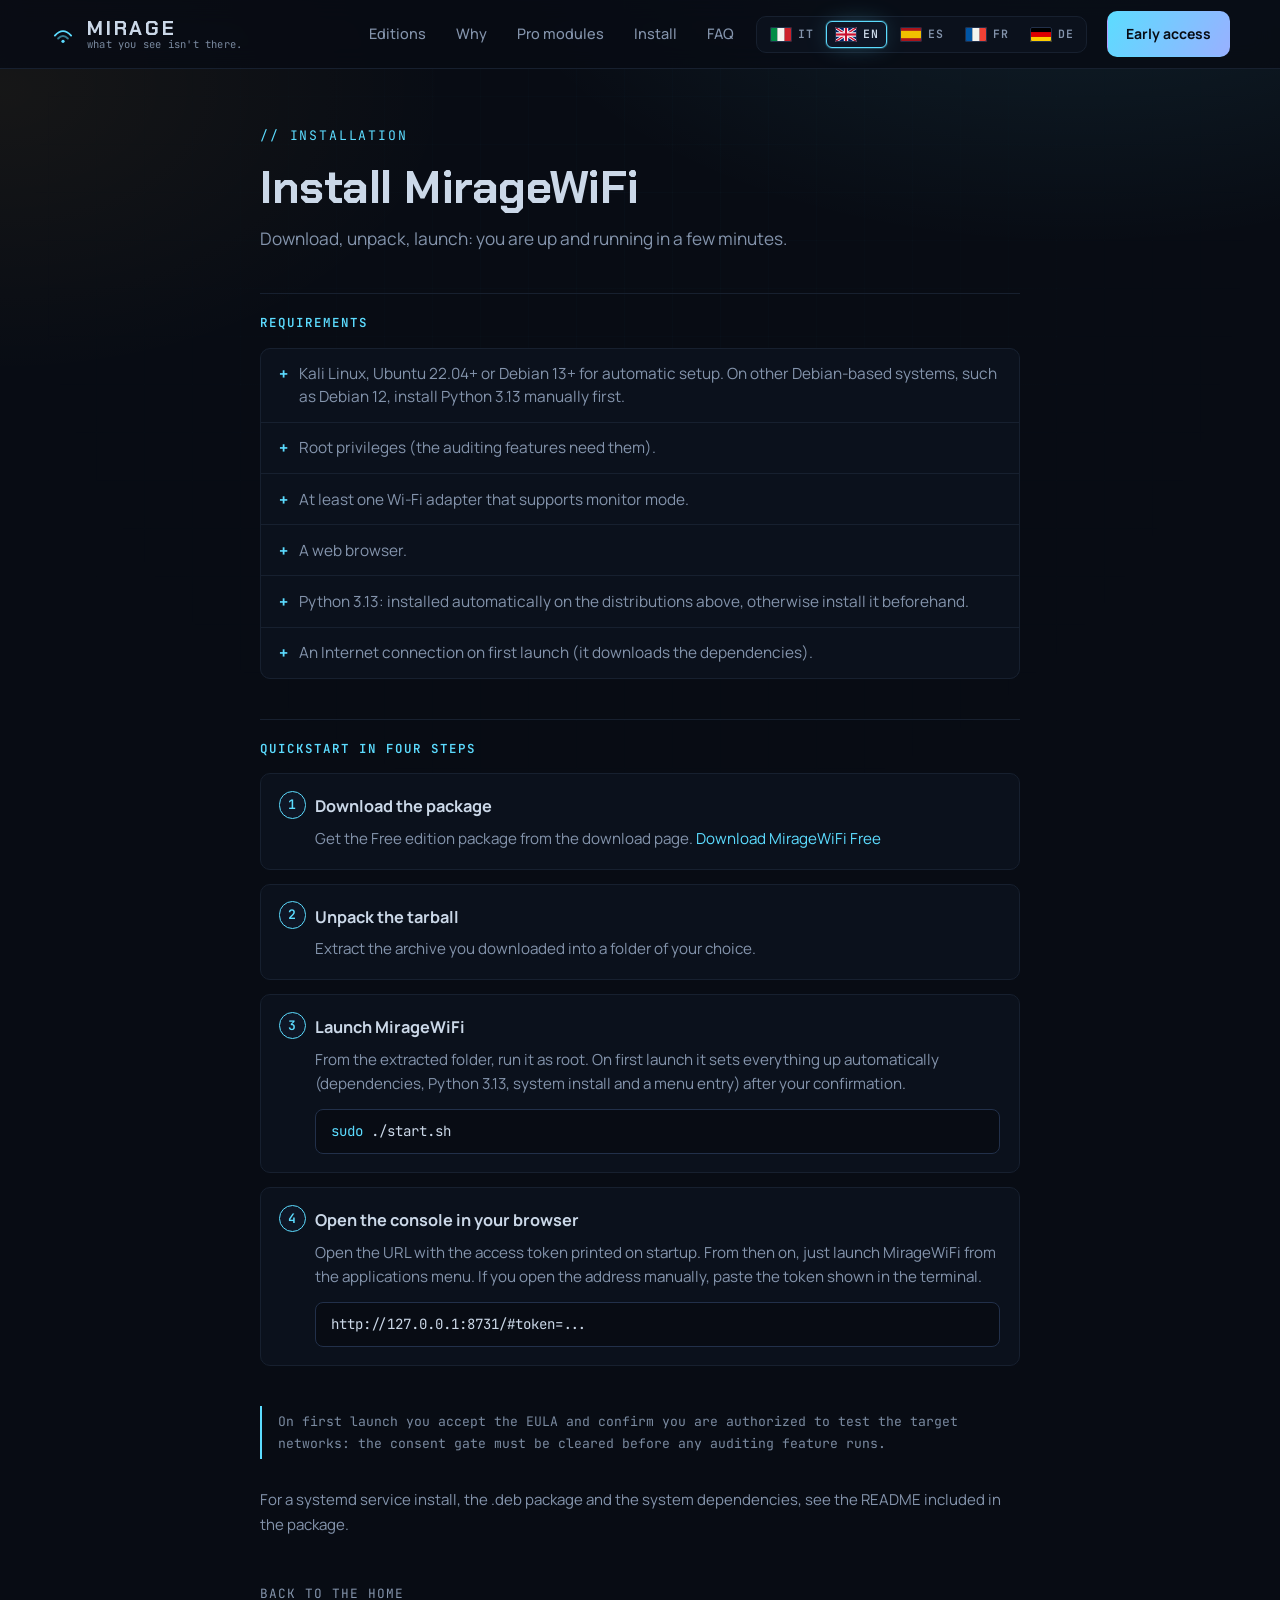
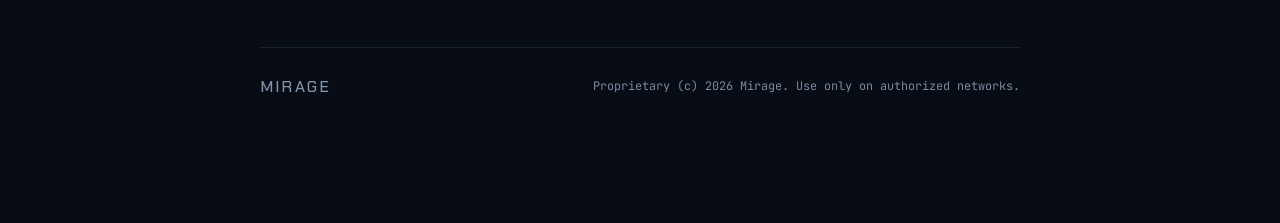
<file: install.html>
<!DOCTYPE html>
<html lang="en">
<head>
  <meta charset="utf-8" />
  <meta name="viewport" content="width=device-width, initial-scale=1" />
  <title>Install MirageWiFi - quickstart</title>
  <meta name="description" content="Install MirageWiFi in a few minutes: download, unpack, launch. Requirements, four quickstart steps and the first-run consent gate." />
  <meta name="theme-color" content="#080c14" />
  <meta name="color-scheme" content="dark" />

  <link rel="icon" href="favicon.svg" type="image/svg+xml" />
  <link rel="preload" href="fonts/chakra-petch-700-latin.woff2" as="font" type="font/woff2" crossorigin />
  <link rel="preload" href="fonts/jetbrains-mono-latin.woff2" as="font" type="font/woff2" crossorigin />
  <link rel="preload" href="fonts/manrope-latin.woff2" as="font" type="font/woff2" crossorigin />
  <link rel="stylesheet" href="css/site.css" />

  <style>
    .ins-wrap { width: min(100% - 2rem, 760px); margin-inline: auto; padding: 56px 0 72px; }
    .ins-kicker {
      font-family: var(--mono);
      font-size: .82rem;
      letter-spacing: .14em;
      text-transform: uppercase;
      color: var(--accent);
      margin: 0 0 16px;
    }
    .ins-title {
      font-family: var(--head);
      font-weight: 700;
      font-size: clamp(28px, 6vw, 46px);
      line-height: 1.06;
      letter-spacing: -0.01em;
      color: var(--fg);
      margin: 0 0 14px;
    }
    .ins-lead {
      font-family: var(--body);
      font-size: 1.08rem;
      line-height: 1.6;
      color: var(--fg-dim);
      margin: 0 0 40px;
    }
    .ins-sec-title {
      font-family: var(--mono);
      font-size: .78rem;
      font-weight: 600;
      letter-spacing: .16em;
      text-transform: uppercase;
      color: var(--accent);
      border-top: 1px solid var(--border);
      padding-top: 1.4rem;
      margin: 0 0 1.1rem;
    }
    .ins-req {
      list-style: none;
      margin: 0 0 40px;
      padding: 0;
      display: grid;
      gap: 1px;
      background: var(--border);
      border: 1px solid var(--border);
      border-radius: var(--radius);
      overflow: hidden;
    }
    .ins-req li {
      background: var(--panel);
      padding: .85rem 1.1rem;
      font-family: var(--body);
      font-size: .96rem;
      line-height: 1.5;
      color: var(--fg-dim);
      display: flex;
      align-items: flex-start;
      gap: .7rem;
    }
    .ins-req li::before {
      content: "+";
      color: var(--accent);
      font-family: var(--mono);
      font-weight: 700;
      flex: 0 0 auto;
      line-height: 1.5;
    }
    .ins-steps {
      list-style: none;
      counter-reset: step;
      margin: 0 0 40px;
      padding: 0;
      display: grid;
      gap: 14px;
    }
    .ins-steps > li {
      counter-increment: step;
      position: relative;
      border: 1px solid var(--border);
      border-radius: var(--radius);
      background: var(--panel);
      padding: 1.1rem 1.2rem 1.1rem 3.4rem;
    }
    .ins-steps > li::before {
      content: counter(step);
      position: absolute;
      left: 1.1rem;
      top: 1.05rem;
      width: 1.6rem;
      height: 1.6rem;
      display: inline-flex;
      align-items: center;
      justify-content: center;
      border-radius: 50%;
      background: var(--panel-2);
      border: 1px solid var(--accent);
      color: var(--accent);
      font-family: var(--mono);
      font-size: .82rem;
      font-weight: 700;
    }
    .ins-step-t {
      font-family: var(--body);
      font-weight: 700;
      font-size: 1.02rem;
      color: var(--fg);
      margin: .1rem 0 .4rem;
    }
    .ins-step-d {
      font-family: var(--body);
      font-size: .95rem;
      line-height: 1.6;
      color: var(--fg-dim);
      margin: 0;
    }
    .ins-step-d a { color: var(--accent); }
    .ins-cmd {
      display: block;
      margin: .8rem 0 0;
      padding: .7rem .9rem;
      border: 1px solid var(--border-2);
      border-radius: calc(var(--radius) - 2px);
      background: var(--bg);
      color: var(--fg);
      font-family: var(--mono);
      font-size: .88rem;
      line-height: 1.5;
      overflow-x: auto;
      white-space: pre;
    }
    .ins-cmd .tok { color: var(--accent); }
    .ins-note {
      font-family: var(--mono);
      font-size: .82rem;
      line-height: 1.65;
      color: var(--fg-faint);
      border-left: 2px solid var(--accent);
      padding: .3rem 0 .3rem 1rem;
      margin: 0 0 1.8rem;
    }
    .ins-readme {
      font-family: var(--body);
      font-size: .94rem;
      line-height: 1.65;
      color: var(--fg-dim);
      margin: 0 0 2.6rem;
    }
    .ins-back {
      display: inline-flex;
      align-items: center;
      gap: .5rem;
      font-family: var(--mono);
      font-size: .8rem;
      letter-spacing: .08em;
      text-transform: uppercase;
      color: var(--fg-dim);
      text-decoration: none;
    }
    .ins-back:hover { color: var(--accent); }
    .ins-back .arr { transition: transform .25s var(--ease); }
    .ins-back:hover .arr { transform: translateX(-3px); }
    .ins-foot {
      border-top: 1px solid var(--border);
      margin-top: 2.6rem;
      padding-top: 1.6rem;
      display: flex;
      flex-wrap: wrap;
      gap: .6rem 1.4rem;
      align-items: center;
      justify-content: space-between;
    }
    .ins-foot .logo { font-family: var(--head); letter-spacing: .14em; color: var(--fg-dim); }
    .ins-foot .lic { font-family: var(--mono); font-size: .74rem; color: var(--fg-faint); }
    @media (prefers-reduced-motion: reduce) {
      .ins-back .arr { transition: none; }
    }
  </style>
</head>
<body>

  <script>document.documentElement.classList.add('js');</script>

  <a class="nav-skip" href="#top" data-i18n="nav.skip">Skip to content</a>

  <!-- ============ NAV (shared with the home) ============ -->
  <header class="nav-bar">
    <div class="wrap nav-inner">

      <a class="nav-brand" href="index.html" data-i18n-aria="nav.brandhome" aria-label="MirageWiFi, back to top">
        <span class="nav-brand-mark" aria-hidden="true">
          <svg viewBox="0 0 32 32" width="26" height="26" fill="none">
            <path d="M6 18 Q16 7 26 18" stroke="currentColor" stroke-width="2.3" stroke-linecap="round"/>
            <path d="M10 21.5 Q16 15.5 22 21.5" stroke="currentColor" stroke-width="2.3" stroke-linecap="round" opacity=".55"/>
            <circle cx="16" cy="25" r="2" fill="currentColor"/>
          </svg>
        </span>
        <span class="nav-brand-text">
          <span class="nav-logo">MIRAGE</span>
          <span class="nav-ghost" data-i18n="nav.tagline">what you see isn't there.</span>
        </span>
      </a>

      <button type="button" class="nav-toggle" aria-controls="nav-menu" aria-expanded="false" data-i18n-aria="nav.menu" aria-label="Menu">
        <span class="nav-toggle-bar" aria-hidden="true"></span>
        <span class="nav-toggle-bar" aria-hidden="true"></span>
        <span class="nav-toggle-bar" aria-hidden="true"></span>
      </button>

      <!-- Language selector. Desktop: 5 flags inline. Mobile (.js): a compact
           toggle in the bar opens this as a dedicated dropdown. The lang-wrap
           stays OUTSIDE #nav-menu so it is reachable without the hamburger. -->
      <div class="lang-wrap">
        <button type="button" class="lang-toggle" aria-haspopup="true" aria-expanded="false" aria-controls="lang-switch" data-i18n-aria="nav.langlabel" aria-label="Language">
          <span class="lang-toggle-flag" aria-hidden="true"></span>
          <span class="lang-toggle-code">EN</span>
          <span class="lang-toggle-chev" aria-hidden="true">&#9662;</span>
        </button>
        <div class="lang-switch" id="lang-switch" role="group" data-i18n-aria="nav.langlabel" aria-label="Language">

        <button type="button" class="lang-btn" data-lang="it" data-i18n-aria="lang.it" aria-label="Italiano" aria-pressed="false">
          <svg class="lang-flag" viewBox="0 0 24 16" width="22" height="15" role="img" aria-hidden="true">
            <rect width="8" height="16" fill="#008C45"/>
            <rect x="8" width="8" height="16" fill="#F4F5F0"/>
            <rect x="16" width="8" height="16" fill="#CD212A"/>
          </svg>
          <span class="lang-code">IT</span>
        </button>

        <button type="button" class="lang-btn is-active" data-lang="en" data-i18n-aria="lang.en" aria-label="English" aria-pressed="true">
          <svg class="lang-flag" viewBox="0 0 24 16" width="22" height="15" role="img" aria-hidden="true">
            <clipPath id="flag-en-clip"><rect width="24" height="16" rx="0"/></clipPath>
            <g clip-path="url(#flag-en-clip)">
              <rect width="24" height="16" fill="#012169"/>
              <path d="M0 0 L24 16 M24 0 L0 16" stroke="#FFFFFF" stroke-width="3.2"/>
              <path d="M0 0 L24 16 M24 0 L0 16" stroke="#C8102E" stroke-width="1.6"/>
              <rect x="9.6" width="4.8" height="16" fill="#FFFFFF"/>
              <rect y="5.6" width="24" height="4.8" fill="#FFFFFF"/>
              <rect x="10.8" width="2.4" height="16" fill="#C8102E"/>
              <rect y="6.8" width="24" height="2.4" fill="#C8102E"/>
            </g>
          </svg>
          <span class="lang-code">EN</span>
        </button>

        <button type="button" class="lang-btn" data-lang="es" data-i18n-aria="lang.es" aria-label="Español" aria-pressed="false">
          <svg class="lang-flag" viewBox="0 0 24 16" width="22" height="15" role="img" aria-hidden="true">
            <rect width="24" height="16" fill="#AA151B"/>
            <rect y="4" width="24" height="8" fill="#F1BF00"/>
          </svg>
          <span class="lang-code">ES</span>
        </button>

        <button type="button" class="lang-btn" data-lang="fr" data-i18n-aria="lang.fr" aria-label="Français" aria-pressed="false">
          <svg class="lang-flag" viewBox="0 0 24 16" width="22" height="15" role="img" aria-hidden="true">
            <rect width="8" height="16" fill="#0055A4"/>
            <rect x="8" width="8" height="16" fill="#F4F5F0"/>
            <rect x="16" width="8" height="16" fill="#EF4135"/>
          </svg>
          <span class="lang-code">FR</span>
        </button>

        <button type="button" class="lang-btn" data-lang="de" data-i18n-aria="lang.de" aria-label="Deutsch" aria-pressed="false">
          <svg class="lang-flag" viewBox="0 0 24 16" width="22" height="15" role="img" aria-hidden="true">
            <rect width="24" height="5.34" fill="#000000"/>
            <rect y="5.34" width="24" height="5.33" fill="#DD0000"/>
            <rect y="10.67" width="24" height="5.33" fill="#FFCE00"/>
          </svg>
          <span class="lang-code">DE</span>
        </button>

        </div>
      </div>

      <div class="nav-menu" id="nav-menu">

      <nav class="nav-links" data-i18n-aria="nav.seclabel" aria-label="Sections">
        <a href="index.html#edizioni" data-i18n="nav.editions">Editions</a>
        <a href="index.html#perche" data-i18n="nav.why">Why</a>
        <a href="index.html#moduli" data-i18n="nav.modules">Pro modules</a>
        <a href="install.html" data-i18n="nav.install">Install</a>
        <a href="index.html#faq" data-i18n="nav.faq">FAQ</a>
      </nav>

      <a class="nav-cta" href="https://miragewifi.gumroad.com/l/hbzayw" rel="noopener noreferrer" data-i18n="nav.cta">Early access</a>

      </div>
    </div>
  </header>

  <main id="top" class="ins-wrap">

    <p class="ins-kicker" data-i18n="install.kicker">// Installation</p>
    <h1 class="ins-title" data-i18n="install.title">Install MirageWiFi</h1>
    <p class="ins-lead" data-i18n="install.lead">Download, unpack, launch: you are up and running in a few minutes.</p>

    <h2 class="ins-sec-title" data-i18n="install.req.title">Requirements</h2>
    <ul class="ins-req">
      <li data-i18n="install.req.1">Kali Linux, Ubuntu 22.04+ or Debian 13+ for automatic setup. On other Debian-based systems, such as Debian 12, install Python 3.13 manually first.</li>
      <li data-i18n="install.req.2">Root privileges (the auditing features need them).</li>
      <li data-i18n="install.req.3">At least one Wi-Fi adapter that supports monitor mode.</li>
      <li data-i18n="install.req.4">A web browser.</li>
      <li data-i18n="install.req.5">Python 3.13: installed automatically on the distributions above, otherwise install it beforehand.</li>
      <li data-i18n="install.req.6">An Internet connection on first launch (it downloads the dependencies).</li>
    </ul>

    <h2 class="ins-sec-title" data-i18n="install.steps.title">Quickstart in four steps</h2>
    <ol class="ins-steps">
      <li>
        <p class="ins-step-t" data-i18n="install.step1.t">Download the package</p>
        <p class="ins-step-d">
          <span data-i18n="install.step1.d">Get the Free edition package from the download page.</span>
          <a href="https://miragewifi.gumroad.com/l/wzquev" rel="noopener noreferrer" data-i18n="install.step1.link">Download MirageWiFi Free</a>
        </p>
      </li>
      <li>
        <p class="ins-step-t" data-i18n="install.step2.t">Unpack the tarball</p>
        <p class="ins-step-d" data-i18n="install.step2.d">Extract the archive you downloaded into a folder of your choice.</p>
      </li>
      <li>
        <p class="ins-step-t" data-i18n="install.step3.t">Launch MirageWiFi</p>
        <p class="ins-step-d" data-i18n="install.step3.d">From the extracted folder, run it as root. On first launch it sets everything up automatically (dependencies, Python 3.13, system install and a menu entry) after your confirmation.</p>
        <code class="ins-cmd"><span class="tok">sudo</span> ./start.sh</code>
      </li>
      <li>
        <p class="ins-step-t" data-i18n="install.step4.t">Open the console in your browser</p>
        <p class="ins-step-d" data-i18n="install.step4.d">Open the URL with the access token printed on startup. From then on, just launch MirageWiFi from the applications menu. If you open the address manually, paste the token shown in the terminal.</p>
        <code class="ins-cmd">http://127.0.0.1:8731/#token=...</code>
      </li>
    </ol>

    <p class="ins-note" data-i18n="install.consent">On first launch you accept the EULA and confirm you are authorized to test the target networks: the consent gate must be cleared before any auditing feature runs.</p>

    <p class="ins-readme" data-i18n="install.readme">For a systemd service install, the .deb package and the system dependencies, see the README included in the package.</p>

    <a class="ins-back" href="index.html" data-i18n="install.back"><span class="arr" aria-hidden="true">&larr;</span> Back to the home</a>

    <footer class="ins-foot">
      <span class="logo">MIRAGE</span>
      <span class="lic" data-i18n="install.footlicense">Proprietary (c) 2026 Mirage. Use only on authorized networks.</span>
    </footer>

  </main>

  <!-- i18n: translation dictionary + language selector. EN is the inline default. -->
  <script src="i18n.js?v=20261122b"></script>
  <script>
    (function () {
      var I18N = window.I18N || {};
      var SUPPORTED = ["en", "it", "es", "fr", "de"];
      var DEFAULT = "en";

      function pickLang(stored) {
        if (stored && SUPPORTED.indexOf(stored) !== -1) return stored;
        var raw = (navigator.language || navigator.userLanguage || DEFAULT);
        var code = String(raw).slice(0, 2).toLowerCase();
        return SUPPORTED.indexOf(code) !== -1 ? code : DEFAULT;
      }

      function apply(lang) {
        var dict = I18N[lang] || {};
        var nodes = document.querySelectorAll("[data-i18n]");
        for (var i = 0; i < nodes.length; i++) {
          var key = nodes[i].getAttribute("data-i18n");
          if (dict[key] != null) nodes[i].textContent = dict[key];
        }
        var arias = document.querySelectorAll("[data-i18n-aria]");
        for (var a = 0; a < arias.length; a++) {
          var ak = arias[a].getAttribute("data-i18n-aria");
          if (dict[ak] != null) arias[a].setAttribute("aria-label", dict[ak]);
        }
        document.documentElement.lang = lang;
        if (dict["install._title"]) document.title = dict["install._title"];
        var desc = document.querySelector('meta[name="description"]');
        if (desc && dict["install._description"]) desc.setAttribute("content", dict["install._description"]);
      }

      var stored = null;
      try { stored = localStorage.getItem("lang"); } catch (e) {}
      var lang = pickLang(stored);
      apply(lang);

      var langBtns = document.querySelectorAll(".lang-btn");
      function syncLangButtons(active) {
        for (var i = 0; i < langBtns.length; i++) {
          var isOn = langBtns[i].getAttribute("data-lang") === active;
          langBtns[i].setAttribute("aria-pressed", isOn ? "true" : "false");
          langBtns[i].classList.toggle("is-active", isOn);
        }
      }
      syncLangButtons(lang);
      for (var b = 0; b < langBtns.length; b++) {
        langBtns[b].addEventListener("click", function () {
          var v = this.getAttribute("data-lang");
          apply(v);
          try { localStorage.setItem("lang", v); } catch (e) {}
          syncLangButtons(v);
        });
      }
    })();
  </script>

  <!-- Mobile language selector: a compact toggle in the bar opens a dedicated
       dropdown. Independent from the hamburger. Mirrors the active language
       into the toggle (flag clone + code). Runs after the i18n loader. -->
  <script>
    (function () {
      var wrap = document.querySelector(".lang-wrap");
      if (!wrap) return;
      var toggle = wrap.querySelector(".lang-toggle");
      var panel = document.getElementById("lang-switch");
      var flagSlot = wrap.querySelector(".lang-toggle-flag");
      var codeSlot = wrap.querySelector(".lang-toggle-code");
      if (!toggle || !panel) return;

      function updateLangToggle() {
        var lang = (document.documentElement.lang || "en").toLowerCase();
        if (codeSlot) codeSlot.textContent = lang.toUpperCase();
        var active = panel.querySelector('.lang-btn[data-lang="' + lang + '"]');
        if (!active) active = panel.querySelector(".lang-btn.is-active");
        var svg = active && active.querySelector(".lang-flag");
        if (flagSlot && svg) {
          flagSlot.innerHTML = "";
          flagSlot.appendChild(svg.cloneNode(true));
        }
      }

      function setOpen(open) {
        panel.classList.toggle("open", open);
        toggle.setAttribute("aria-expanded", open ? "true" : "false");
      }

      toggle.addEventListener("click", function () {
        setOpen(!panel.classList.contains("open"));
      });

      // The i18n loader applies the language first; then reflect it and close.
      var btns = panel.querySelectorAll(".lang-btn");
      for (var i = 0; i < btns.length; i++) {
        btns[i].addEventListener("click", function () {
          updateLangToggle();
          setOpen(false);
        });
      }

      document.addEventListener("keydown", function (e) {
        if (e.key === "Escape" && panel.classList.contains("open")) {
          setOpen(false);
          toggle.focus();
        }
      });

      document.addEventListener("click", function (e) {
        if (!panel.classList.contains("open")) return;
        if (wrap.contains(e.target)) return;
        setOpen(false);
      });

      updateLangToggle();
    })();
  </script>

  <!-- Mobile nav: hamburger toggle (identical to the home). -->
  <script>
    (function () {
      var toggle = document.querySelector(".nav-toggle");
      var menu = document.getElementById("nav-menu");
      if (!toggle || !menu) return;

      function setOpen(open) {
        menu.classList.toggle("open", open);
        toggle.setAttribute("aria-expanded", open ? "true" : "false");
      }

      toggle.addEventListener("click", function () {
        setOpen(!menu.classList.contains("open"));
      });

      var links = menu.querySelectorAll(".nav-links a");
      for (var i = 0; i < links.length; i++) {
        links[i].addEventListener("click", function () { setOpen(false); });
      }

      document.addEventListener("keydown", function (e) {
        if (e.key === "Escape" && menu.classList.contains("open")) {
          setOpen(false);
          toggle.focus();
        }
      });

      document.addEventListener("click", function (e) {
        if (!menu.classList.contains("open")) return;
        if (menu.contains(e.target) || toggle.contains(e.target)) return;
        setOpen(false);
      });
    })();
  </script>

</body>
</html>
</file>
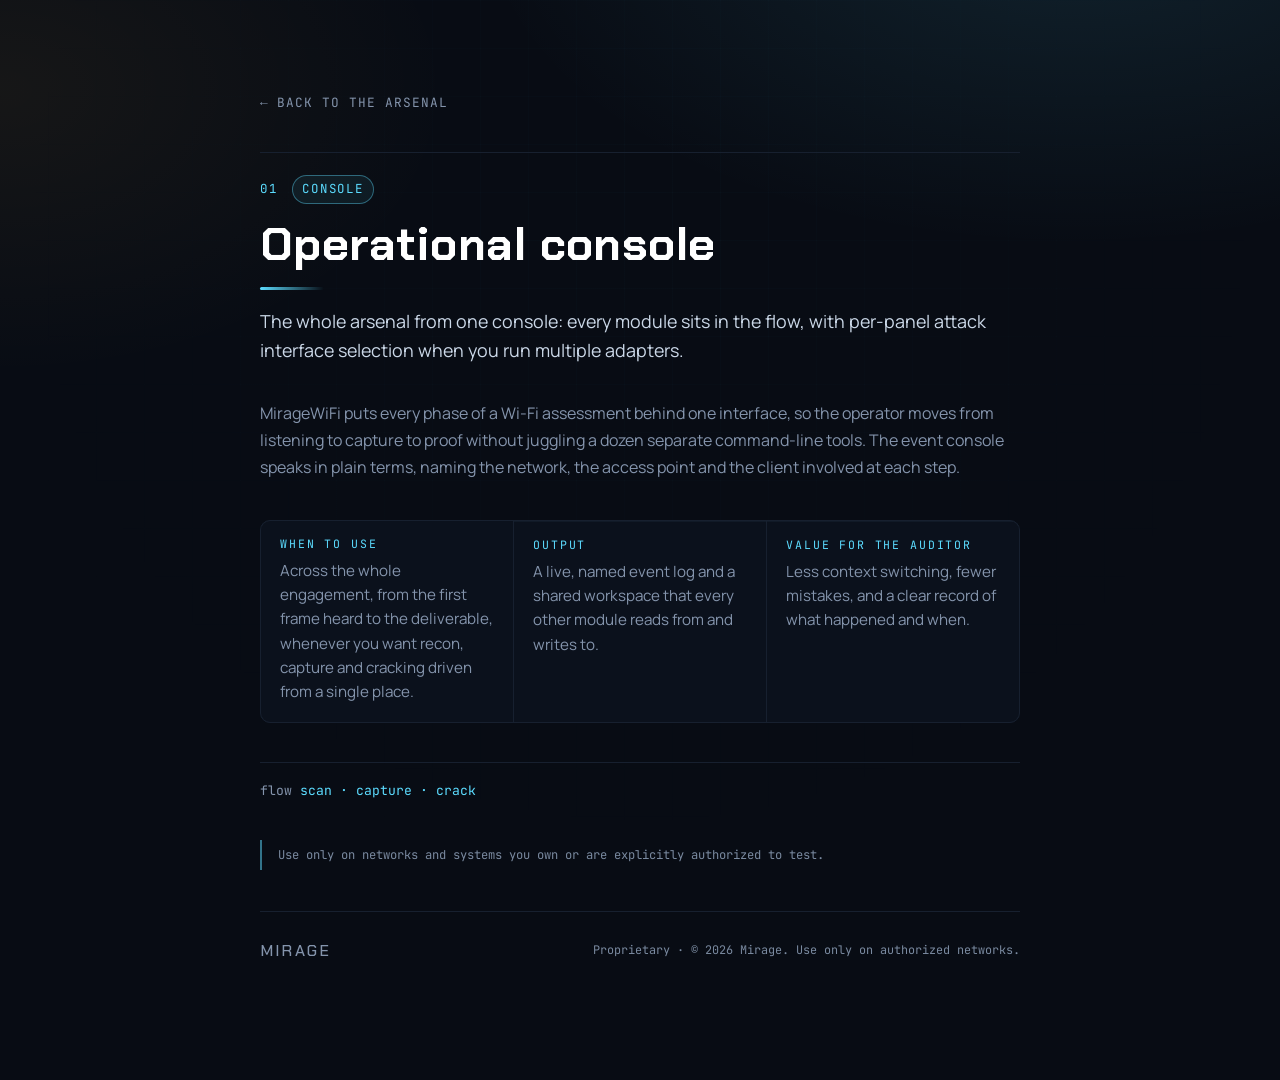
<file: modules/01-operational-console.html>
<!doctype html>
<html lang="en">
<head>
<meta charset="utf-8">
<meta name="viewport" content="width=device-width, initial-scale=1">
<meta name="theme-color" content="#080c14">
<meta name="color-scheme" content="dark">
<title>Operational console - MirageWiFi</title>
<meta name="description" data-i18n-meta="mod.operational-console._description" content="The whole arsenal from one console: every module sits in the flow, with per-panel attack interface selection when you run multiple adapters.">
<link rel="icon" href="../favicon.svg" type="image/svg+xml">
<link rel="stylesheet" href="../css/site.css">
<style>
  :root{ --pa:#5cdcff; --pa-rgb:92,220,255; }
  .mod-wrap{width:min(100% - 2rem,760px);margin-inline:auto;padding:88px 0 64px;}
  .mod-back{display:inline-flex;align-items:center;gap:.5rem;font-family:var(--mono);
    font-size:.8rem;letter-spacing:.08em;text-transform:uppercase;color:var(--fg-dim);
    margin-bottom:2.4rem;}
  .mod-back:hover{color:var(--pa);text-decoration:none;}
  .mod-back .arr{transition:transform .25s var(--ease);}
  .mod-back:hover .arr{transform:translateX(-3px);}
  .mod-head{border-top:1px solid var(--border);padding-top:1.4rem;}
  .mod-kicker{display:flex;align-items:center;gap:.9rem;font-family:var(--mono);
    font-size:.78rem;letter-spacing:.14em;text-transform:uppercase;color:var(--fg-faint);
    margin:0 0 1rem;}
  .mod-no{color:var(--pa);}
  .mod-tag{display:inline-block;padding:.2rem .6rem;border:1px solid rgba(var(--pa-rgb),.4);
    border-radius:999px;background:rgba(var(--pa-rgb),.07);color:var(--pa);}
  .mod-title{font-family:var(--display);font-weight:700;font-size:clamp(1.9rem,4.4vw,2.9rem);
    line-height:1.06;color:#fff;margin:0 0 1.1rem;}
  .mod-title::after{content:"";display:block;width:64px;height:3px;margin-top:1.1rem;
    border-radius:2px;background:linear-gradient(90deg,var(--pa),transparent);}
  .mod-desc{font-family:var(--body);font-size:1.12rem;line-height:1.6;color:var(--fg);margin:0 0 2.2rem;}
  .mod-lead{font-family:var(--body);font-size:1rem;line-height:1.7;color:var(--fg-dim);margin:0 0 2.4rem;}
  .mod-grid{display:grid;gap:1px;background:var(--border);border:1px solid var(--border);
    border-radius:var(--radius);overflow:hidden;margin:0 0 2.4rem;}
  .mod-cell{background:var(--panel);padding:1.1rem 1.2rem;}
  .mod-cell h2{font-family:var(--mono);font-size:.72rem;font-weight:400;letter-spacing:.16em;
    text-transform:uppercase;color:var(--pa);margin:0 0 .5rem;}
  .mod-cell p{font-family:var(--body);font-size:.95rem;line-height:1.6;color:var(--fg-dim);margin:0;}
  .mod-spec{font-family:var(--mono);font-size:.82rem;color:var(--fg-faint);
    border-top:1px solid var(--border);padding-top:1.1rem;margin:0 0 2.4rem;}
  .mod-spec .k{color:var(--fg-dim);}
  .mod-spec .v{color:var(--pa);}
  .mod-note{font-family:var(--mono);font-size:.76rem;line-height:1.65;color:var(--fg-faint);
    border-left:2px solid rgba(var(--pa-rgb),.5);padding:.3rem 0 .3rem 1rem;margin:0 0 2.6rem;}
  .mod-foot{border-top:1px solid var(--border);padding-top:1.6rem;display:flex;flex-wrap:wrap;
    gap:.6rem 1.4rem;align-items:center;justify-content:space-between;}
  .mod-foot .logo{font-family:var(--display);letter-spacing:.14em;color:var(--fg-dim);}
  .mod-foot .lic{font-family:var(--mono);font-size:.74rem;color:var(--fg-faint);}
  @media (min-width:620px){ .mod-grid{grid-template-columns:repeat(3,1fr);} }
  @media (prefers-reduced-motion:reduce){ .mod-back .arr{transition:none;} }
</style>
</head>
<body>
<main class="mod-wrap">
  <a class="mod-back" href="../index.html#moduli"><span class="arr" aria-hidden="true">&larr;</span> <span data-i18n="mod.common.back">Back to the arsenal</span></a>

  <header class="mod-head">
    <p class="mod-kicker"><span class="mod-no">01</span> <span class="mod-tag" data-i18n="mod.operational-console.cat">Console</span></p>
    <h1 class="mod-title" data-i18n="mod.operational-console.title">Operational console</h1>
    <p class="mod-desc" data-i18n="mod.operational-console.desc">The whole arsenal from one console: every module sits in the flow, with per-panel attack interface selection when you run multiple adapters.</p>
  </header>

  <p class="mod-lead" data-i18n="mod.operational-console.lead">MirageWiFi puts every phase of a Wi-Fi assessment behind one interface, so the operator moves from listening to capture to proof without juggling a dozen separate command-line tools. The event console speaks in plain terms, naming the network, the access point and the client involved at each step.</p>

  <div class="mod-grid">
    <section class="mod-cell">
      <h2 data-i18n="mod.common.when">When to use</h2>
      <p data-i18n="mod.operational-console.when">Across the whole engagement, from the first frame heard to the deliverable, whenever you want recon, capture and cracking driven from a single place.</p>
    </section>
    <section class="mod-cell">
      <h2 data-i18n="mod.common.output">Output</h2>
      <p data-i18n="mod.operational-console.output">A live, named event log and a shared workspace that every other module reads from and writes to.</p>
    </section>
    <section class="mod-cell">
      <h2 data-i18n="mod.common.value">Value for the auditor</h2>
      <p data-i18n="mod.operational-console.value">Less context switching, fewer mistakes, and a clear record of what happened and when.</p>
    </section>
  </div>

  <p class="mod-spec"><span class="k" data-i18n="mod.operational-console.speck">flow</span> <span class="v" data-i18n="mod.operational-console.mono">scan · capture · crack</span></p>

  <p class="mod-note" data-i18n="mod.common.authorized">Use only on networks and systems you own or are explicitly authorized to test.</p>

  <footer class="mod-foot">
    <span class="logo">MIRAGE</span>
    <span class="lic" data-i18n="mod.common.footlicense">Proprietary · © 2026 Mirage. Use only on authorized networks.</span>
  </footer>
</main>
<script src="../i18n.js?v=20261122b"></script>
<script>
(function(){
  var I=window.I18N||{},S=["en","it","es","fr","de"],D="en";
  function pick(s){if(s&&S.indexOf(s)!==-1)return s;var c=String(navigator.language||D).slice(0,2).toLowerCase();return S.indexOf(c)!==-1?c:D;}
  function apply(l){var d=I[l]||{};var n=document.querySelectorAll("[data-i18n]");for(var i=0;i<n.length;i++){var k=n[i].getAttribute("data-i18n");if(d[k]!=null)n[i].textContent=d[k];}document.documentElement.lang=l;var t=document.querySelector("[data-i18n$='.title']");if(t)document.title=t.textContent+" – MirageWiFi";var m=document.querySelector("meta[name='description'][data-i18n-meta]");if(m){var mk=m.getAttribute("data-i18n-meta");if(d[mk]!=null)m.setAttribute("content",d[mk]);}}
  var s=null;try{s=localStorage.getItem("lang");}catch(e){}
  apply(pick(s));
})();
</script>
</body>
</html>
</file>
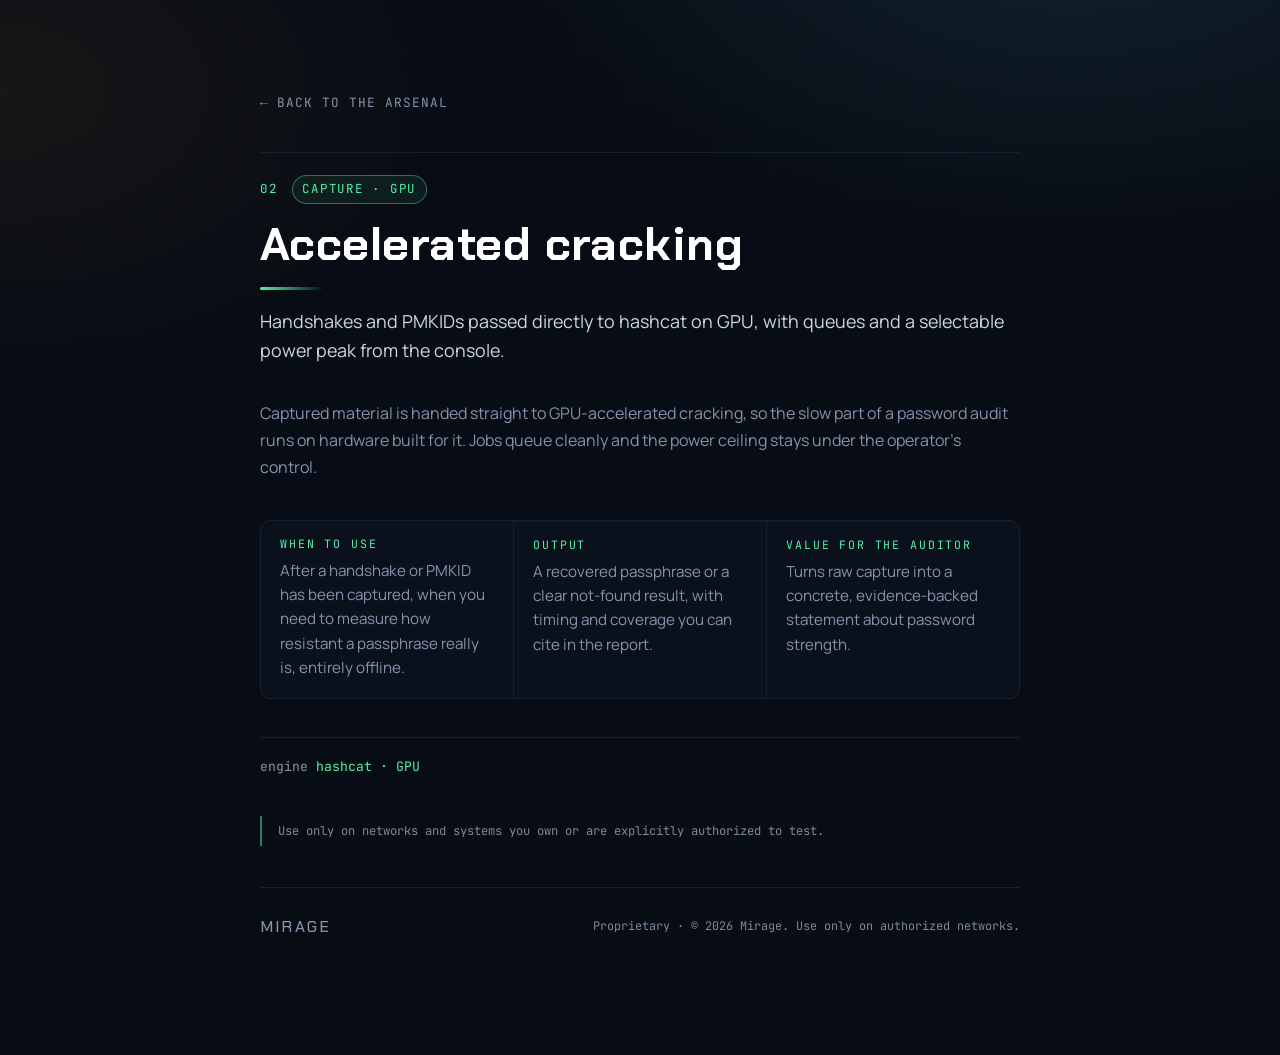
<file: modules/02-gpu-cracking.html>
<!doctype html>
<html lang="en">
<head>
<meta charset="utf-8">
<meta name="viewport" content="width=device-width, initial-scale=1">
<meta name="theme-color" content="#080c14">
<meta name="color-scheme" content="dark">
<title>Accelerated cracking - MirageWiFi</title>
<meta name="description" data-i18n-meta="mod.gpu-cracking._description" content="Handshakes and PMKIDs passed directly to hashcat on GPU, with queues and a selectable power peak from the console.">
<link rel="icon" href="../favicon.svg" type="image/svg+xml">
<link rel="stylesheet" href="../css/site.css">
<style>
  :root{ --pa:#52f2a8; --pa-rgb:82,242,168; }
  .mod-wrap{width:min(100% - 2rem,760px);margin-inline:auto;padding:88px 0 64px;}
  .mod-back{display:inline-flex;align-items:center;gap:.5rem;font-family:var(--mono);
    font-size:.8rem;letter-spacing:.08em;text-transform:uppercase;color:var(--fg-dim);
    margin-bottom:2.4rem;}
  .mod-back:hover{color:var(--pa);text-decoration:none;}
  .mod-back .arr{transition:transform .25s var(--ease);}
  .mod-back:hover .arr{transform:translateX(-3px);}
  .mod-head{border-top:1px solid var(--border);padding-top:1.4rem;}
  .mod-kicker{display:flex;align-items:center;gap:.9rem;font-family:var(--mono);
    font-size:.78rem;letter-spacing:.14em;text-transform:uppercase;color:var(--fg-faint);
    margin:0 0 1rem;}
  .mod-no{color:var(--pa);}
  .mod-tag{display:inline-block;padding:.2rem .6rem;border:1px solid rgba(var(--pa-rgb),.4);
    border-radius:999px;background:rgba(var(--pa-rgb),.07);color:var(--pa);}
  .mod-title{font-family:var(--display);font-weight:700;font-size:clamp(1.9rem,4.4vw,2.9rem);
    line-height:1.06;color:#fff;margin:0 0 1.1rem;}
  .mod-title::after{content:"";display:block;width:64px;height:3px;margin-top:1.1rem;
    border-radius:2px;background:linear-gradient(90deg,var(--pa),transparent);}
  .mod-desc{font-family:var(--body);font-size:1.12rem;line-height:1.6;color:var(--fg);margin:0 0 2.2rem;}
  .mod-lead{font-family:var(--body);font-size:1rem;line-height:1.7;color:var(--fg-dim);margin:0 0 2.4rem;}
  .mod-grid{display:grid;gap:1px;background:var(--border);border:1px solid var(--border);
    border-radius:var(--radius);overflow:hidden;margin:0 0 2.4rem;}
  .mod-cell{background:var(--panel);padding:1.1rem 1.2rem;}
  .mod-cell h2{font-family:var(--mono);font-size:.72rem;font-weight:400;letter-spacing:.16em;
    text-transform:uppercase;color:var(--pa);margin:0 0 .5rem;}
  .mod-cell p{font-family:var(--body);font-size:.95rem;line-height:1.6;color:var(--fg-dim);margin:0;}
  .mod-spec{font-family:var(--mono);font-size:.82rem;color:var(--fg-faint);
    border-top:1px solid var(--border);padding-top:1.1rem;margin:0 0 2.4rem;}
  .mod-spec .k{color:var(--fg-dim);}
  .mod-spec .v{color:var(--pa);}
  .mod-note{font-family:var(--mono);font-size:.76rem;line-height:1.65;color:var(--fg-faint);
    border-left:2px solid rgba(var(--pa-rgb),.5);padding:.3rem 0 .3rem 1rem;margin:0 0 2.6rem;}
  .mod-foot{border-top:1px solid var(--border);padding-top:1.6rem;display:flex;flex-wrap:wrap;
    gap:.6rem 1.4rem;align-items:center;justify-content:space-between;}
  .mod-foot .logo{font-family:var(--display);letter-spacing:.14em;color:var(--fg-dim);}
  .mod-foot .lic{font-family:var(--mono);font-size:.74rem;color:var(--fg-faint);}
  @media (min-width:620px){ .mod-grid{grid-template-columns:repeat(3,1fr);} }
  @media (prefers-reduced-motion:reduce){ .mod-back .arr{transition:none;} }
</style>
</head>
<body>
<main class="mod-wrap">
  <a class="mod-back" href="../index.html#moduli"><span class="arr" aria-hidden="true">&larr;</span> <span data-i18n="mod.common.back">Back to the arsenal</span></a>

  <header class="mod-head">
    <p class="mod-kicker"><span class="mod-no">02</span> <span class="mod-tag" data-i18n="mod.gpu-cracking.cat">Capture · GPU</span></p>
    <h1 class="mod-title" data-i18n="mod.gpu-cracking.title">Accelerated cracking</h1>
    <p class="mod-desc" data-i18n="mod.gpu-cracking.desc">Handshakes and PMKIDs passed directly to hashcat on GPU, with queues and a selectable power peak from the console.</p>
  </header>

  <p class="mod-lead" data-i18n="mod.gpu-cracking.lead">Captured material is handed straight to GPU-accelerated cracking, so the slow part of a password audit runs on hardware built for it. Jobs queue cleanly and the power ceiling stays under the operator's control.</p>

  <div class="mod-grid">
    <section class="mod-cell">
      <h2 data-i18n="mod.common.when">When to use</h2>
      <p data-i18n="mod.gpu-cracking.when">After a handshake or PMKID has been captured, when you need to measure how resistant a passphrase really is, entirely offline.</p>
    </section>
    <section class="mod-cell">
      <h2 data-i18n="mod.common.output">Output</h2>
      <p data-i18n="mod.gpu-cracking.output">A recovered passphrase or a clear not-found result, with timing and coverage you can cite in the report.</p>
    </section>
    <section class="mod-cell">
      <h2 data-i18n="mod.common.value">Value for the auditor</h2>
      <p data-i18n="mod.gpu-cracking.value">Turns raw capture into a concrete, evidence-backed statement about password strength.</p>
    </section>
  </div>

  <p class="mod-spec"><span class="k" data-i18n="mod.gpu-cracking.speck">engine</span> <span class="v" data-i18n="mod.gpu-cracking.mono">hashcat · GPU</span></p>

  <p class="mod-note" data-i18n="mod.common.authorized">Use only on networks and systems you own or are explicitly authorized to test.</p>

  <footer class="mod-foot">
    <span class="logo">MIRAGE</span>
    <span class="lic" data-i18n="mod.common.footlicense">Proprietary · © 2026 Mirage. Use only on authorized networks.</span>
  </footer>
</main>
<script src="../i18n.js?v=20261122b"></script>
<script>
(function(){
  var I=window.I18N||{},S=["en","it","es","fr","de"],D="en";
  function pick(s){if(s&&S.indexOf(s)!==-1)return s;var c=String(navigator.language||D).slice(0,2).toLowerCase();return S.indexOf(c)!==-1?c:D;}
  function apply(l){var d=I[l]||{};var n=document.querySelectorAll("[data-i18n]");for(var i=0;i<n.length;i++){var k=n[i].getAttribute("data-i18n");if(d[k]!=null)n[i].textContent=d[k];}document.documentElement.lang=l;var t=document.querySelector("[data-i18n$='.title']");if(t)document.title=t.textContent+" – MirageWiFi";var m=document.querySelector("meta[name='description'][data-i18n-meta]");if(m){var mk=m.getAttribute("data-i18n-meta");if(d[mk]!=null)m.setAttribute("content",d[mk]);}}
  var s=null;try{s=localStorage.getItem("lang");}catch(e){}
  apply(pick(s));
})();
</script>
</body>
</html>
</file>
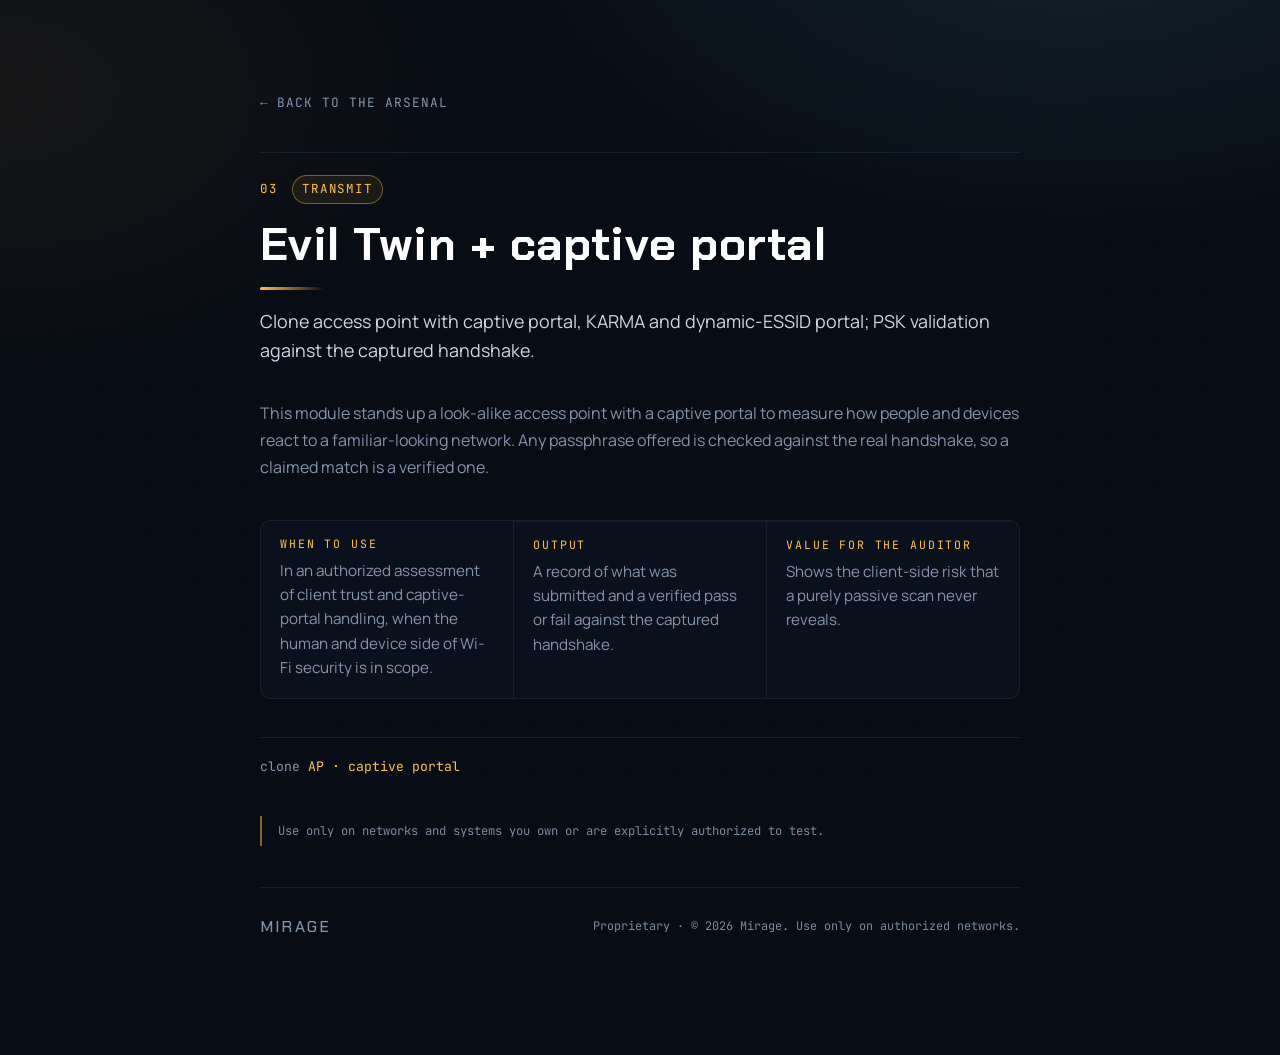
<file: modules/03-evil-twin-captive-portal.html>
<!doctype html>
<html lang="en">
<head>
<meta charset="utf-8">
<meta name="viewport" content="width=device-width, initial-scale=1">
<meta name="theme-color" content="#080c14">
<meta name="color-scheme" content="dark">
<title>Evil Twin + captive portal - MirageWiFi</title>
<meta name="description" data-i18n-meta="mod.evil-twin-captive-portal._description" content="Clone access point with captive portal, KARMA and dynamic-ESSID portal; PSK validation against the captured handshake.">
<link rel="icon" href="../favicon.svg" type="image/svg+xml">
<link rel="stylesheet" href="../css/site.css">
<style>
  :root{ --pa:#ffc24b; --pa-rgb:255,194,75; }
  .mod-wrap{width:min(100% - 2rem,760px);margin-inline:auto;padding:88px 0 64px;}
  .mod-back{display:inline-flex;align-items:center;gap:.5rem;font-family:var(--mono);
    font-size:.8rem;letter-spacing:.08em;text-transform:uppercase;color:var(--fg-dim);
    margin-bottom:2.4rem;}
  .mod-back:hover{color:var(--pa);text-decoration:none;}
  .mod-back .arr{transition:transform .25s var(--ease);}
  .mod-back:hover .arr{transform:translateX(-3px);}
  .mod-head{border-top:1px solid var(--border);padding-top:1.4rem;}
  .mod-kicker{display:flex;align-items:center;gap:.9rem;font-family:var(--mono);
    font-size:.78rem;letter-spacing:.14em;text-transform:uppercase;color:var(--fg-faint);
    margin:0 0 1rem;}
  .mod-no{color:var(--pa);}
  .mod-tag{display:inline-block;padding:.2rem .6rem;border:1px solid rgba(var(--pa-rgb),.4);
    border-radius:999px;background:rgba(var(--pa-rgb),.07);color:var(--pa);}
  .mod-title{font-family:var(--display);font-weight:700;font-size:clamp(1.9rem,4.4vw,2.9rem);
    line-height:1.06;color:#fff;margin:0 0 1.1rem;}
  .mod-title::after{content:"";display:block;width:64px;height:3px;margin-top:1.1rem;
    border-radius:2px;background:linear-gradient(90deg,var(--pa),transparent);}
  .mod-desc{font-family:var(--body);font-size:1.12rem;line-height:1.6;color:var(--fg);margin:0 0 2.2rem;}
  .mod-lead{font-family:var(--body);font-size:1rem;line-height:1.7;color:var(--fg-dim);margin:0 0 2.4rem;}
  .mod-grid{display:grid;gap:1px;background:var(--border);border:1px solid var(--border);
    border-radius:var(--radius);overflow:hidden;margin:0 0 2.4rem;}
  .mod-cell{background:var(--panel);padding:1.1rem 1.2rem;}
  .mod-cell h2{font-family:var(--mono);font-size:.72rem;font-weight:400;letter-spacing:.16em;
    text-transform:uppercase;color:var(--pa);margin:0 0 .5rem;}
  .mod-cell p{font-family:var(--body);font-size:.95rem;line-height:1.6;color:var(--fg-dim);margin:0;}
  .mod-spec{font-family:var(--mono);font-size:.82rem;color:var(--fg-faint);
    border-top:1px solid var(--border);padding-top:1.1rem;margin:0 0 2.4rem;}
  .mod-spec .k{color:var(--fg-dim);}
  .mod-spec .v{color:var(--pa);}
  .mod-note{font-family:var(--mono);font-size:.76rem;line-height:1.65;color:var(--fg-faint);
    border-left:2px solid rgba(var(--pa-rgb),.5);padding:.3rem 0 .3rem 1rem;margin:0 0 2.6rem;}
  .mod-foot{border-top:1px solid var(--border);padding-top:1.6rem;display:flex;flex-wrap:wrap;
    gap:.6rem 1.4rem;align-items:center;justify-content:space-between;}
  .mod-foot .logo{font-family:var(--display);letter-spacing:.14em;color:var(--fg-dim);}
  .mod-foot .lic{font-family:var(--mono);font-size:.74rem;color:var(--fg-faint);}
  @media (min-width:620px){ .mod-grid{grid-template-columns:repeat(3,1fr);} }
  @media (prefers-reduced-motion:reduce){ .mod-back .arr{transition:none;} }
</style>
</head>
<body>
<main class="mod-wrap">
  <a class="mod-back" href="../index.html#moduli"><span class="arr" aria-hidden="true">&larr;</span> <span data-i18n="mod.common.back">Back to the arsenal</span></a>

  <header class="mod-head">
    <p class="mod-kicker"><span class="mod-no">03</span> <span class="mod-tag" data-i18n="mod.evil-twin-captive-portal.cat">Transmit</span></p>
    <h1 class="mod-title" data-i18n="mod.evil-twin-captive-portal.title">Evil Twin + captive portal</h1>
    <p class="mod-desc" data-i18n="mod.evil-twin-captive-portal.desc">Clone access point with captive portal, KARMA and dynamic-ESSID portal; PSK validation against the captured handshake.</p>
  </header>

  <p class="mod-lead" data-i18n="mod.evil-twin-captive-portal.lead">This module stands up a look-alike access point with a captive portal to measure how people and devices react to a familiar-looking network. Any passphrase offered is checked against the real handshake, so a claimed match is a verified one.</p>

  <div class="mod-grid">
    <section class="mod-cell">
      <h2 data-i18n="mod.common.when">When to use</h2>
      <p data-i18n="mod.evil-twin-captive-portal.when">In an authorized assessment of client trust and captive-portal handling, when the human and device side of Wi-Fi security is in scope.</p>
    </section>
    <section class="mod-cell">
      <h2 data-i18n="mod.common.output">Output</h2>
      <p data-i18n="mod.evil-twin-captive-portal.output">A record of what was submitted and a verified pass or fail against the captured handshake.</p>
    </section>
    <section class="mod-cell">
      <h2 data-i18n="mod.common.value">Value for the auditor</h2>
      <p data-i18n="mod.evil-twin-captive-portal.value">Shows the client-side risk that a purely passive scan never reveals.</p>
    </section>
  </div>

  <p class="mod-spec"><span class="k" data-i18n="mod.evil-twin-captive-portal.speck">clone</span> <span class="v" data-i18n="mod.evil-twin-captive-portal.mono">AP · captive portal</span></p>

  <p class="mod-note" data-i18n="mod.common.authorized">Use only on networks and systems you own or are explicitly authorized to test.</p>

  <footer class="mod-foot">
    <span class="logo">MIRAGE</span>
    <span class="lic" data-i18n="mod.common.footlicense">Proprietary · © 2026 Mirage. Use only on authorized networks.</span>
  </footer>
</main>
<script src="../i18n.js?v=20261122b"></script>
<script>
(function(){
  var I=window.I18N||{},S=["en","it","es","fr","de"],D="en";
  function pick(s){if(s&&S.indexOf(s)!==-1)return s;var c=String(navigator.language||D).slice(0,2).toLowerCase();return S.indexOf(c)!==-1?c:D;}
  function apply(l){var d=I[l]||{};var n=document.querySelectorAll("[data-i18n]");for(var i=0;i<n.length;i++){var k=n[i].getAttribute("data-i18n");if(d[k]!=null)n[i].textContent=d[k];}document.documentElement.lang=l;var t=document.querySelector("[data-i18n$='.title']");if(t)document.title=t.textContent+" – MirageWiFi";var m=document.querySelector("meta[name='description'][data-i18n-meta]");if(m){var mk=m.getAttribute("data-i18n-meta");if(d[mk]!=null)m.setAttribute("content",d[mk]);}}
  var s=null;try{s=localStorage.getItem("lang");}catch(e){}
  apply(pick(s));
})();
</script>
</body>
</html>
</file>
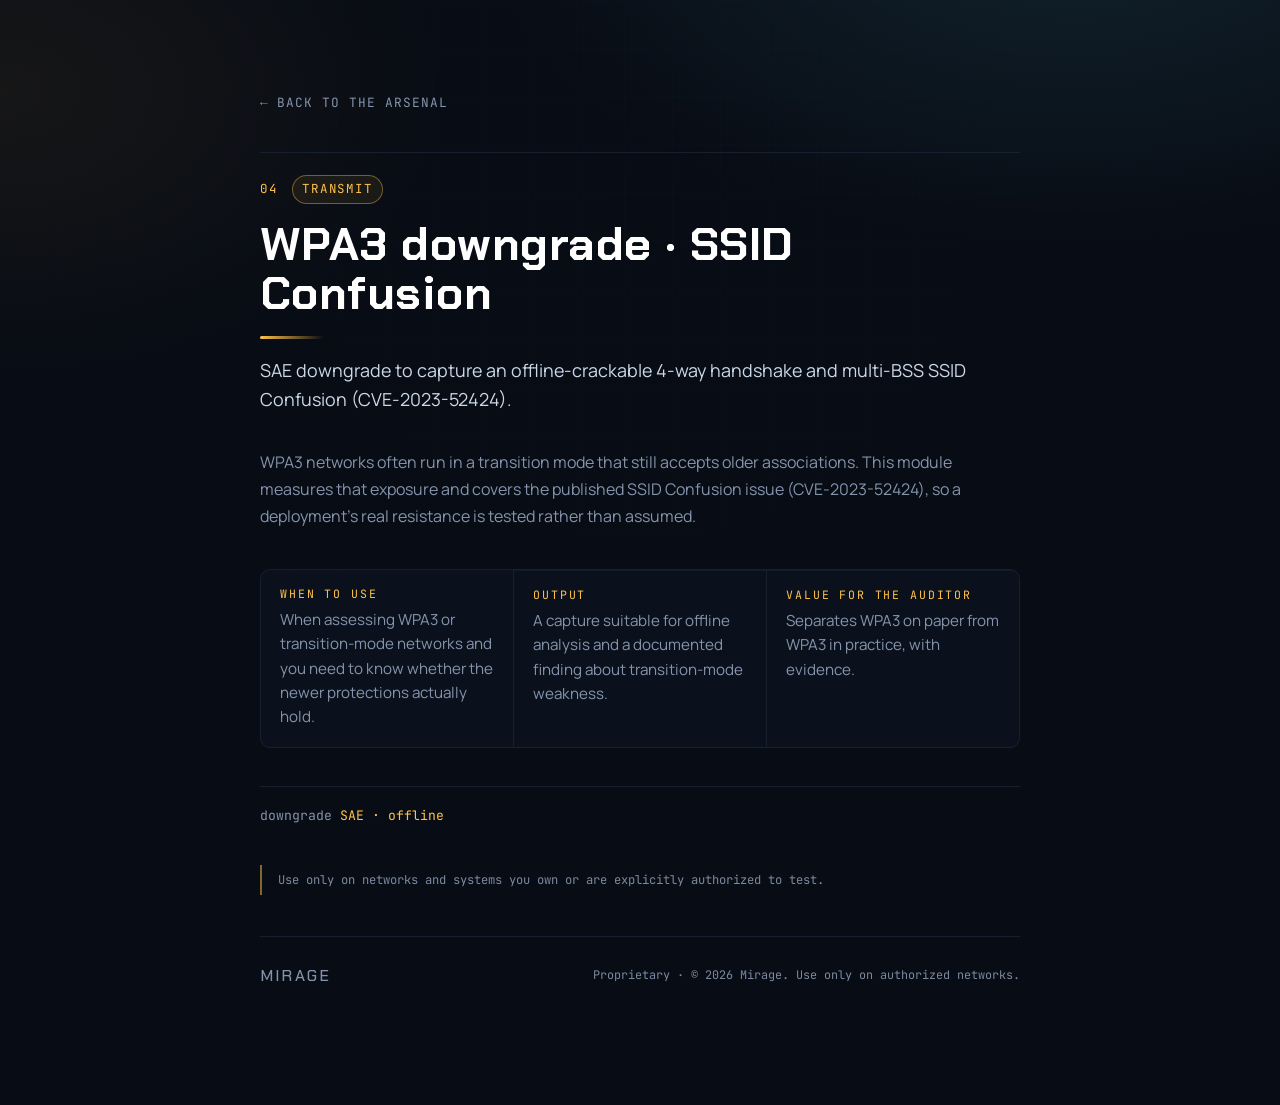
<file: modules/04-wpa3-downgrade-ssid-confusion.html>
<!doctype html>
<html lang="en">
<head>
<meta charset="utf-8">
<meta name="viewport" content="width=device-width, initial-scale=1">
<meta name="theme-color" content="#080c14">
<meta name="color-scheme" content="dark">
<title>WPA3 downgrade · SSID Confusion - MirageWiFi</title>
<meta name="description" data-i18n-meta="mod.wpa3-downgrade-ssid-confusion._description" content="SAE downgrade to capture an offline-crackable 4-way handshake and multi-BSS SSID Confusion (CVE-2023-52424).">
<link rel="icon" href="../favicon.svg" type="image/svg+xml">
<link rel="stylesheet" href="../css/site.css">
<style>
  :root{ --pa:#ffc24b; --pa-rgb:255,194,75; }
  .mod-wrap{width:min(100% - 2rem,760px);margin-inline:auto;padding:88px 0 64px;}
  .mod-back{display:inline-flex;align-items:center;gap:.5rem;font-family:var(--mono);
    font-size:.8rem;letter-spacing:.08em;text-transform:uppercase;color:var(--fg-dim);
    margin-bottom:2.4rem;}
  .mod-back:hover{color:var(--pa);text-decoration:none;}
  .mod-back .arr{transition:transform .25s var(--ease);}
  .mod-back:hover .arr{transform:translateX(-3px);}
  .mod-head{border-top:1px solid var(--border);padding-top:1.4rem;}
  .mod-kicker{display:flex;align-items:center;gap:.9rem;font-family:var(--mono);
    font-size:.78rem;letter-spacing:.14em;text-transform:uppercase;color:var(--fg-faint);
    margin:0 0 1rem;}
  .mod-no{color:var(--pa);}
  .mod-tag{display:inline-block;padding:.2rem .6rem;border:1px solid rgba(var(--pa-rgb),.4);
    border-radius:999px;background:rgba(var(--pa-rgb),.07);color:var(--pa);}
  .mod-title{font-family:var(--display);font-weight:700;font-size:clamp(1.9rem,4.4vw,2.9rem);
    line-height:1.06;color:#fff;margin:0 0 1.1rem;}
  .mod-title::after{content:"";display:block;width:64px;height:3px;margin-top:1.1rem;
    border-radius:2px;background:linear-gradient(90deg,var(--pa),transparent);}
  .mod-desc{font-family:var(--body);font-size:1.12rem;line-height:1.6;color:var(--fg);margin:0 0 2.2rem;}
  .mod-lead{font-family:var(--body);font-size:1rem;line-height:1.7;color:var(--fg-dim);margin:0 0 2.4rem;}
  .mod-grid{display:grid;gap:1px;background:var(--border);border:1px solid var(--border);
    border-radius:var(--radius);overflow:hidden;margin:0 0 2.4rem;}
  .mod-cell{background:var(--panel);padding:1.1rem 1.2rem;}
  .mod-cell h2{font-family:var(--mono);font-size:.72rem;font-weight:400;letter-spacing:.16em;
    text-transform:uppercase;color:var(--pa);margin:0 0 .5rem;}
  .mod-cell p{font-family:var(--body);font-size:.95rem;line-height:1.6;color:var(--fg-dim);margin:0;}
  .mod-spec{font-family:var(--mono);font-size:.82rem;color:var(--fg-faint);
    border-top:1px solid var(--border);padding-top:1.1rem;margin:0 0 2.4rem;}
  .mod-spec .k{color:var(--fg-dim);}
  .mod-spec .v{color:var(--pa);}
  .mod-note{font-family:var(--mono);font-size:.76rem;line-height:1.65;color:var(--fg-faint);
    border-left:2px solid rgba(var(--pa-rgb),.5);padding:.3rem 0 .3rem 1rem;margin:0 0 2.6rem;}
  .mod-foot{border-top:1px solid var(--border);padding-top:1.6rem;display:flex;flex-wrap:wrap;
    gap:.6rem 1.4rem;align-items:center;justify-content:space-between;}
  .mod-foot .logo{font-family:var(--display);letter-spacing:.14em;color:var(--fg-dim);}
  .mod-foot .lic{font-family:var(--mono);font-size:.74rem;color:var(--fg-faint);}
  @media (min-width:620px){ .mod-grid{grid-template-columns:repeat(3,1fr);} }
  @media (prefers-reduced-motion:reduce){ .mod-back .arr{transition:none;} }
</style>
</head>
<body>
<main class="mod-wrap">
  <a class="mod-back" href="../index.html#moduli"><span class="arr" aria-hidden="true">&larr;</span> <span data-i18n="mod.common.back">Back to the arsenal</span></a>

  <header class="mod-head">
    <p class="mod-kicker"><span class="mod-no">04</span> <span class="mod-tag" data-i18n="mod.wpa3-downgrade-ssid-confusion.cat">Transmit</span></p>
    <h1 class="mod-title" data-i18n="mod.wpa3-downgrade-ssid-confusion.title">WPA3 downgrade · SSID Confusion</h1>
    <p class="mod-desc" data-i18n="mod.wpa3-downgrade-ssid-confusion.desc">SAE downgrade to capture an offline-crackable 4-way handshake and multi-BSS SSID Confusion (CVE-2023-52424).</p>
  </header>

  <p class="mod-lead" data-i18n="mod.wpa3-downgrade-ssid-confusion.lead">WPA3 networks often run in a transition mode that still accepts older associations. This module measures that exposure and covers the published SSID Confusion issue (CVE-2023-52424), so a deployment's real resistance is tested rather than assumed.</p>

  <div class="mod-grid">
    <section class="mod-cell">
      <h2 data-i18n="mod.common.when">When to use</h2>
      <p data-i18n="mod.wpa3-downgrade-ssid-confusion.when">When assessing WPA3 or transition-mode networks and you need to know whether the newer protections actually hold.</p>
    </section>
    <section class="mod-cell">
      <h2 data-i18n="mod.common.output">Output</h2>
      <p data-i18n="mod.wpa3-downgrade-ssid-confusion.output">A capture suitable for offline analysis and a documented finding about transition-mode weakness.</p>
    </section>
    <section class="mod-cell">
      <h2 data-i18n="mod.common.value">Value for the auditor</h2>
      <p data-i18n="mod.wpa3-downgrade-ssid-confusion.value">Separates WPA3 on paper from WPA3 in practice, with evidence.</p>
    </section>
  </div>

  <p class="mod-spec"><span class="k" data-i18n="mod.wpa3-downgrade-ssid-confusion.speck">downgrade</span> <span class="v" data-i18n="mod.wpa3-downgrade-ssid-confusion.mono">SAE · offline</span></p>

  <p class="mod-note" data-i18n="mod.common.authorized">Use only on networks and systems you own or are explicitly authorized to test.</p>

  <footer class="mod-foot">
    <span class="logo">MIRAGE</span>
    <span class="lic" data-i18n="mod.common.footlicense">Proprietary · © 2026 Mirage. Use only on authorized networks.</span>
  </footer>
</main>
<script src="../i18n.js?v=20261122b"></script>
<script>
(function(){
  var I=window.I18N||{},S=["en","it","es","fr","de"],D="en";
  function pick(s){if(s&&S.indexOf(s)!==-1)return s;var c=String(navigator.language||D).slice(0,2).toLowerCase();return S.indexOf(c)!==-1?c:D;}
  function apply(l){var d=I[l]||{};var n=document.querySelectorAll("[data-i18n]");for(var i=0;i<n.length;i++){var k=n[i].getAttribute("data-i18n");if(d[k]!=null)n[i].textContent=d[k];}document.documentElement.lang=l;var t=document.querySelector("[data-i18n$='.title']");if(t)document.title=t.textContent+" – MirageWiFi";var m=document.querySelector("meta[name='description'][data-i18n-meta]");if(m){var mk=m.getAttribute("data-i18n-meta");if(d[mk]!=null)m.setAttribute("content",d[mk]);}}
  var s=null;try{s=localStorage.getItem("lang");}catch(e){}
  apply(pick(s));
})();
</script>
</body>
</html>
</file>
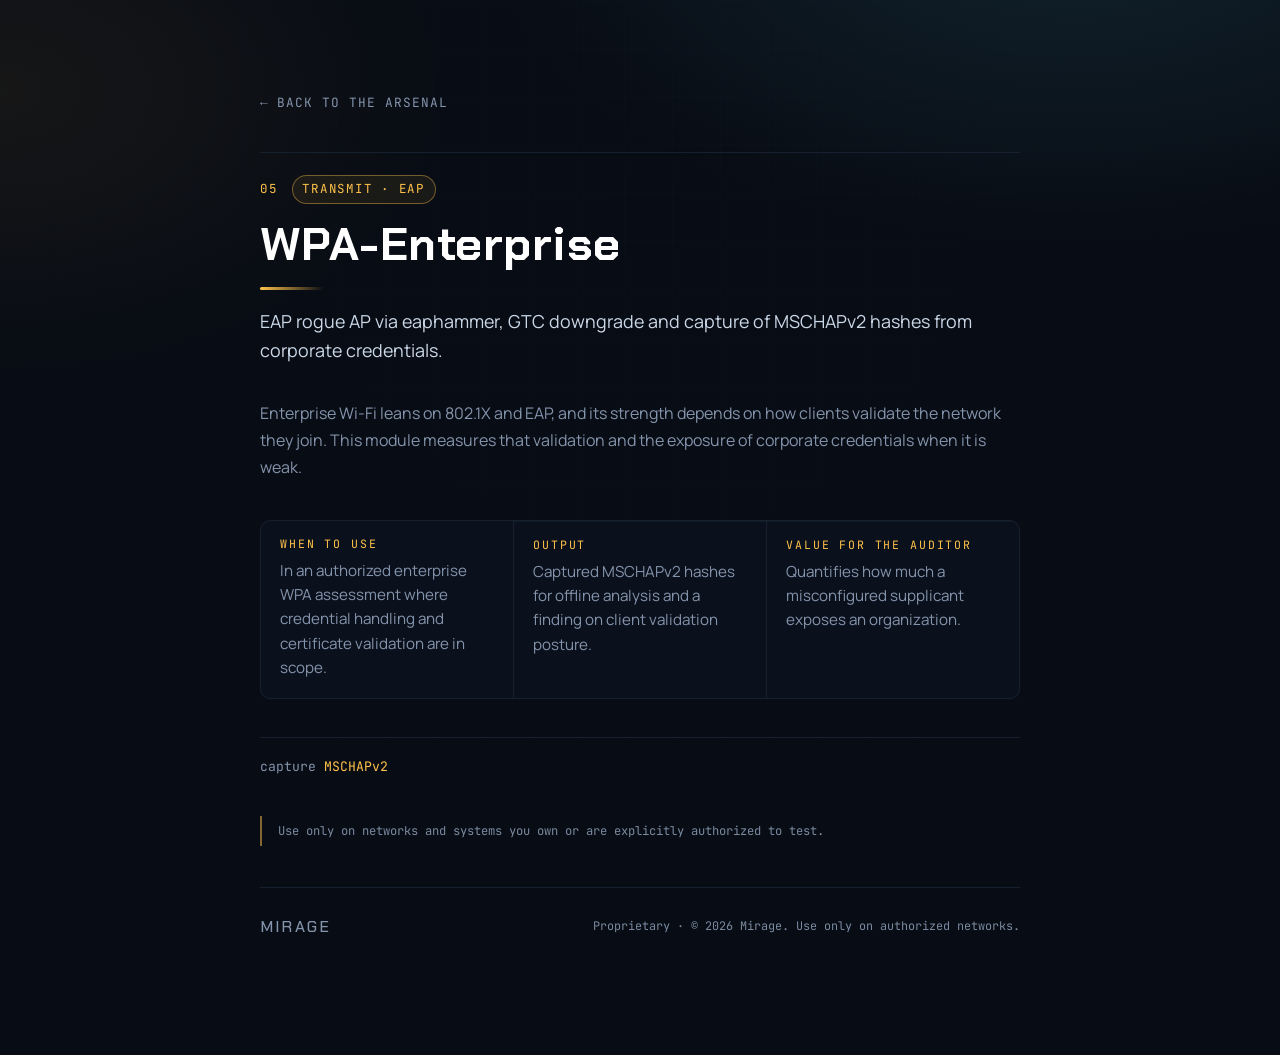
<file: modules/05-wpa-enterprise.html>
<!doctype html>
<html lang="en">
<head>
<meta charset="utf-8">
<meta name="viewport" content="width=device-width, initial-scale=1">
<meta name="theme-color" content="#080c14">
<meta name="color-scheme" content="dark">
<title>WPA-Enterprise - MirageWiFi</title>
<meta name="description" data-i18n-meta="mod.wpa-enterprise._description" content="EAP rogue AP via eaphammer, GTC downgrade and capture of MSCHAPv2 hashes from corporate credentials.">
<link rel="icon" href="../favicon.svg" type="image/svg+xml">
<link rel="stylesheet" href="../css/site.css">
<style>
  :root{ --pa:#ffc24b; --pa-rgb:255,194,75; }
  .mod-wrap{width:min(100% - 2rem,760px);margin-inline:auto;padding:88px 0 64px;}
  .mod-back{display:inline-flex;align-items:center;gap:.5rem;font-family:var(--mono);
    font-size:.8rem;letter-spacing:.08em;text-transform:uppercase;color:var(--fg-dim);
    margin-bottom:2.4rem;}
  .mod-back:hover{color:var(--pa);text-decoration:none;}
  .mod-back .arr{transition:transform .25s var(--ease);}
  .mod-back:hover .arr{transform:translateX(-3px);}
  .mod-head{border-top:1px solid var(--border);padding-top:1.4rem;}
  .mod-kicker{display:flex;align-items:center;gap:.9rem;font-family:var(--mono);
    font-size:.78rem;letter-spacing:.14em;text-transform:uppercase;color:var(--fg-faint);
    margin:0 0 1rem;}
  .mod-no{color:var(--pa);}
  .mod-tag{display:inline-block;padding:.2rem .6rem;border:1px solid rgba(var(--pa-rgb),.4);
    border-radius:999px;background:rgba(var(--pa-rgb),.07);color:var(--pa);}
  .mod-title{font-family:var(--display);font-weight:700;font-size:clamp(1.9rem,4.4vw,2.9rem);
    line-height:1.06;color:#fff;margin:0 0 1.1rem;}
  .mod-title::after{content:"";display:block;width:64px;height:3px;margin-top:1.1rem;
    border-radius:2px;background:linear-gradient(90deg,var(--pa),transparent);}
  .mod-desc{font-family:var(--body);font-size:1.12rem;line-height:1.6;color:var(--fg);margin:0 0 2.2rem;}
  .mod-lead{font-family:var(--body);font-size:1rem;line-height:1.7;color:var(--fg-dim);margin:0 0 2.4rem;}
  .mod-grid{display:grid;gap:1px;background:var(--border);border:1px solid var(--border);
    border-radius:var(--radius);overflow:hidden;margin:0 0 2.4rem;}
  .mod-cell{background:var(--panel);padding:1.1rem 1.2rem;}
  .mod-cell h2{font-family:var(--mono);font-size:.72rem;font-weight:400;letter-spacing:.16em;
    text-transform:uppercase;color:var(--pa);margin:0 0 .5rem;}
  .mod-cell p{font-family:var(--body);font-size:.95rem;line-height:1.6;color:var(--fg-dim);margin:0;}
  .mod-spec{font-family:var(--mono);font-size:.82rem;color:var(--fg-faint);
    border-top:1px solid var(--border);padding-top:1.1rem;margin:0 0 2.4rem;}
  .mod-spec .k{color:var(--fg-dim);}
  .mod-spec .v{color:var(--pa);}
  .mod-note{font-family:var(--mono);font-size:.76rem;line-height:1.65;color:var(--fg-faint);
    border-left:2px solid rgba(var(--pa-rgb),.5);padding:.3rem 0 .3rem 1rem;margin:0 0 2.6rem;}
  .mod-foot{border-top:1px solid var(--border);padding-top:1.6rem;display:flex;flex-wrap:wrap;
    gap:.6rem 1.4rem;align-items:center;justify-content:space-between;}
  .mod-foot .logo{font-family:var(--display);letter-spacing:.14em;color:var(--fg-dim);}
  .mod-foot .lic{font-family:var(--mono);font-size:.74rem;color:var(--fg-faint);}
  @media (min-width:620px){ .mod-grid{grid-template-columns:repeat(3,1fr);} }
  @media (prefers-reduced-motion:reduce){ .mod-back .arr{transition:none;} }
</style>
</head>
<body>
<main class="mod-wrap">
  <a class="mod-back" href="../index.html#moduli"><span class="arr" aria-hidden="true">&larr;</span> <span data-i18n="mod.common.back">Back to the arsenal</span></a>

  <header class="mod-head">
    <p class="mod-kicker"><span class="mod-no">05</span> <span class="mod-tag" data-i18n="mod.wpa-enterprise.cat">Transmit · EAP</span></p>
    <h1 class="mod-title" data-i18n="mod.wpa-enterprise.title">WPA-Enterprise</h1>
    <p class="mod-desc" data-i18n="mod.wpa-enterprise.desc">EAP rogue AP via eaphammer, GTC downgrade and capture of MSCHAPv2 hashes from corporate credentials.</p>
  </header>

  <p class="mod-lead" data-i18n="mod.wpa-enterprise.lead">Enterprise Wi-Fi leans on 802.1X and EAP, and its strength depends on how clients validate the network they join. This module measures that validation and the exposure of corporate credentials when it is weak.</p>

  <div class="mod-grid">
    <section class="mod-cell">
      <h2 data-i18n="mod.common.when">When to use</h2>
      <p data-i18n="mod.wpa-enterprise.when">In an authorized enterprise WPA assessment where credential handling and certificate validation are in scope.</p>
    </section>
    <section class="mod-cell">
      <h2 data-i18n="mod.common.output">Output</h2>
      <p data-i18n="mod.wpa-enterprise.output">Captured MSCHAPv2 hashes for offline analysis and a finding on client validation posture.</p>
    </section>
    <section class="mod-cell">
      <h2 data-i18n="mod.common.value">Value for the auditor</h2>
      <p data-i18n="mod.wpa-enterprise.value">Quantifies how much a misconfigured supplicant exposes an organization.</p>
    </section>
  </div>

  <p class="mod-spec"><span class="k" data-i18n="mod.wpa-enterprise.speck">capture</span> <span class="v" data-i18n="mod.wpa-enterprise.mono">MSCHAPv2</span></p>

  <p class="mod-note" data-i18n="mod.common.authorized">Use only on networks and systems you own or are explicitly authorized to test.</p>

  <footer class="mod-foot">
    <span class="logo">MIRAGE</span>
    <span class="lic" data-i18n="mod.common.footlicense">Proprietary · © 2026 Mirage. Use only on authorized networks.</span>
  </footer>
</main>
<script src="../i18n.js?v=20261122b"></script>
<script>
(function(){
  var I=window.I18N||{},S=["en","it","es","fr","de"],D="en";
  function pick(s){if(s&&S.indexOf(s)!==-1)return s;var c=String(navigator.language||D).slice(0,2).toLowerCase();return S.indexOf(c)!==-1?c:D;}
  function apply(l){var d=I[l]||{};var n=document.querySelectorAll("[data-i18n]");for(var i=0;i<n.length;i++){var k=n[i].getAttribute("data-i18n");if(d[k]!=null)n[i].textContent=d[k];}document.documentElement.lang=l;var t=document.querySelector("[data-i18n$='.title']");if(t)document.title=t.textContent+" – MirageWiFi";var m=document.querySelector("meta[name='description'][data-i18n-meta]");if(m){var mk=m.getAttribute("data-i18n-meta");if(d[mk]!=null)m.setAttribute("content",d[mk]);}}
  var s=null;try{s=localStorage.getItem("lang");}catch(e){}
  apply(pick(s));
})();
</script>
</body>
</html>
</file>
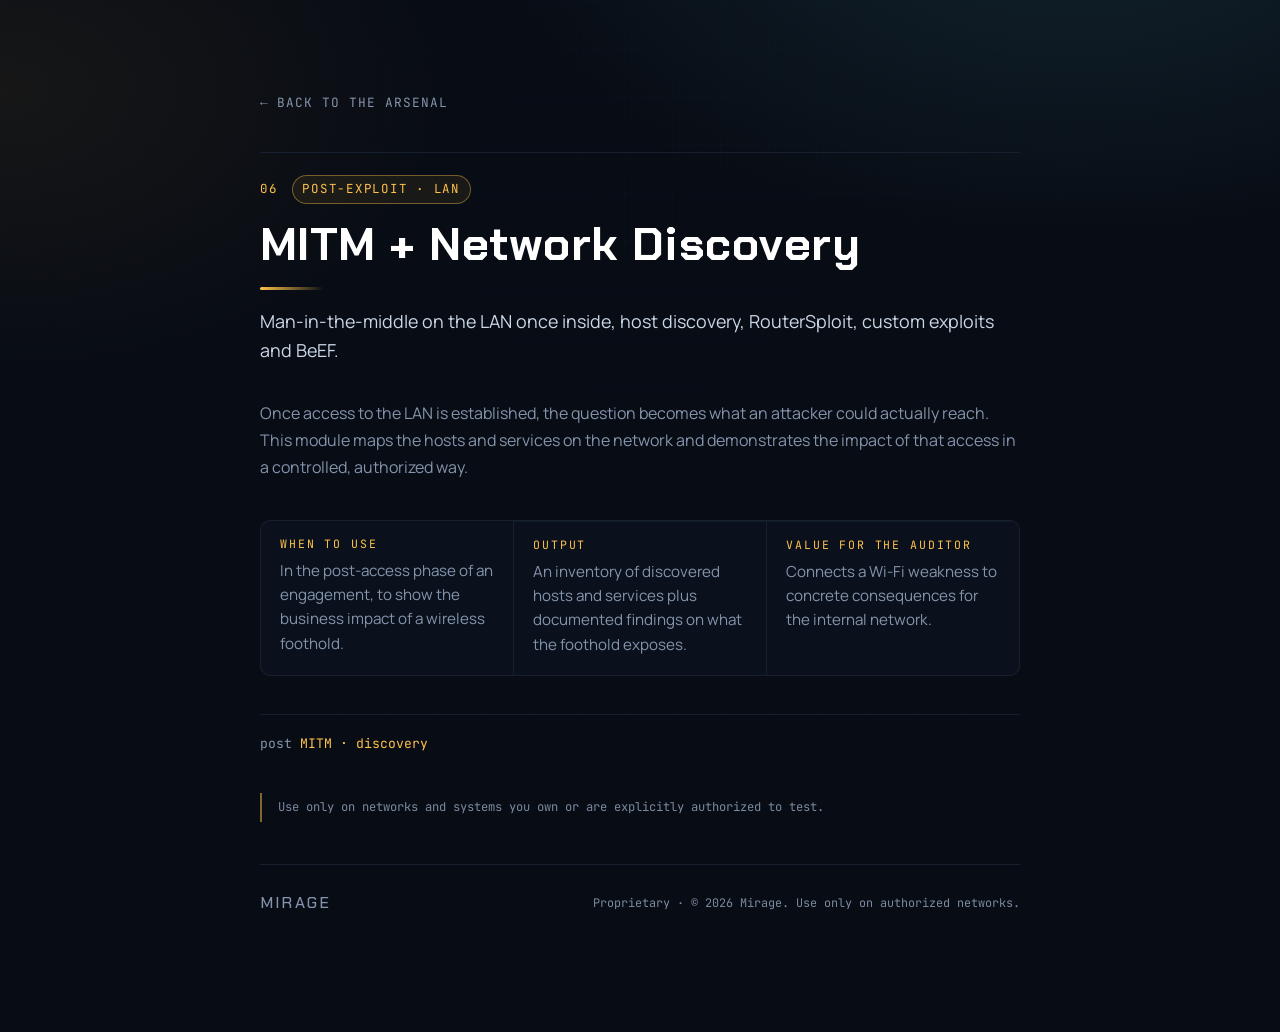
<file: modules/06-mitm-network-discovery.html>
<!doctype html>
<html lang="en">
<head>
<meta charset="utf-8">
<meta name="viewport" content="width=device-width, initial-scale=1">
<meta name="theme-color" content="#080c14">
<meta name="color-scheme" content="dark">
<title>MITM + Network Discovery - MirageWiFi</title>
<meta name="description" data-i18n-meta="mod.mitm-network-discovery._description" content="Man-in-the-middle on the LAN once inside, host discovery, RouterSploit, custom exploits and BeEF.">
<link rel="icon" href="../favicon.svg" type="image/svg+xml">
<link rel="stylesheet" href="../css/site.css">
<style>
  :root{ --pa:#ffc24b; --pa-rgb:255,194,75; }
  .mod-wrap{width:min(100% - 2rem,760px);margin-inline:auto;padding:88px 0 64px;}
  .mod-back{display:inline-flex;align-items:center;gap:.5rem;font-family:var(--mono);
    font-size:.8rem;letter-spacing:.08em;text-transform:uppercase;color:var(--fg-dim);
    margin-bottom:2.4rem;}
  .mod-back:hover{color:var(--pa);text-decoration:none;}
  .mod-back .arr{transition:transform .25s var(--ease);}
  .mod-back:hover .arr{transform:translateX(-3px);}
  .mod-head{border-top:1px solid var(--border);padding-top:1.4rem;}
  .mod-kicker{display:flex;align-items:center;gap:.9rem;font-family:var(--mono);
    font-size:.78rem;letter-spacing:.14em;text-transform:uppercase;color:var(--fg-faint);
    margin:0 0 1rem;}
  .mod-no{color:var(--pa);}
  .mod-tag{display:inline-block;padding:.2rem .6rem;border:1px solid rgba(var(--pa-rgb),.4);
    border-radius:999px;background:rgba(var(--pa-rgb),.07);color:var(--pa);}
  .mod-title{font-family:var(--display);font-weight:700;font-size:clamp(1.9rem,4.4vw,2.9rem);
    line-height:1.06;color:#fff;margin:0 0 1.1rem;}
  .mod-title::after{content:"";display:block;width:64px;height:3px;margin-top:1.1rem;
    border-radius:2px;background:linear-gradient(90deg,var(--pa),transparent);}
  .mod-desc{font-family:var(--body);font-size:1.12rem;line-height:1.6;color:var(--fg);margin:0 0 2.2rem;}
  .mod-lead{font-family:var(--body);font-size:1rem;line-height:1.7;color:var(--fg-dim);margin:0 0 2.4rem;}
  .mod-grid{display:grid;gap:1px;background:var(--border);border:1px solid var(--border);
    border-radius:var(--radius);overflow:hidden;margin:0 0 2.4rem;}
  .mod-cell{background:var(--panel);padding:1.1rem 1.2rem;}
  .mod-cell h2{font-family:var(--mono);font-size:.72rem;font-weight:400;letter-spacing:.16em;
    text-transform:uppercase;color:var(--pa);margin:0 0 .5rem;}
  .mod-cell p{font-family:var(--body);font-size:.95rem;line-height:1.6;color:var(--fg-dim);margin:0;}
  .mod-spec{font-family:var(--mono);font-size:.82rem;color:var(--fg-faint);
    border-top:1px solid var(--border);padding-top:1.1rem;margin:0 0 2.4rem;}
  .mod-spec .k{color:var(--fg-dim);}
  .mod-spec .v{color:var(--pa);}
  .mod-note{font-family:var(--mono);font-size:.76rem;line-height:1.65;color:var(--fg-faint);
    border-left:2px solid rgba(var(--pa-rgb),.5);padding:.3rem 0 .3rem 1rem;margin:0 0 2.6rem;}
  .mod-foot{border-top:1px solid var(--border);padding-top:1.6rem;display:flex;flex-wrap:wrap;
    gap:.6rem 1.4rem;align-items:center;justify-content:space-between;}
  .mod-foot .logo{font-family:var(--display);letter-spacing:.14em;color:var(--fg-dim);}
  .mod-foot .lic{font-family:var(--mono);font-size:.74rem;color:var(--fg-faint);}
  @media (min-width:620px){ .mod-grid{grid-template-columns:repeat(3,1fr);} }
  @media (prefers-reduced-motion:reduce){ .mod-back .arr{transition:none;} }
</style>
</head>
<body>
<main class="mod-wrap">
  <a class="mod-back" href="../index.html#moduli"><span class="arr" aria-hidden="true">&larr;</span> <span data-i18n="mod.common.back">Back to the arsenal</span></a>

  <header class="mod-head">
    <p class="mod-kicker"><span class="mod-no">06</span> <span class="mod-tag" data-i18n="mod.mitm-network-discovery.cat">Post-exploit · LAN</span></p>
    <h1 class="mod-title" data-i18n="mod.mitm-network-discovery.title">MITM + Network Discovery</h1>
    <p class="mod-desc" data-i18n="mod.mitm-network-discovery.desc">Man-in-the-middle on the LAN once inside, host discovery, RouterSploit, custom exploits and BeEF.</p>
  </header>

  <p class="mod-lead" data-i18n="mod.mitm-network-discovery.lead">Once access to the LAN is established, the question becomes what an attacker could actually reach. This module maps the hosts and services on the network and demonstrates the impact of that access in a controlled, authorized way.</p>

  <div class="mod-grid">
    <section class="mod-cell">
      <h2 data-i18n="mod.common.when">When to use</h2>
      <p data-i18n="mod.mitm-network-discovery.when">In the post-access phase of an engagement, to show the business impact of a wireless foothold.</p>
    </section>
    <section class="mod-cell">
      <h2 data-i18n="mod.common.output">Output</h2>
      <p data-i18n="mod.mitm-network-discovery.output">An inventory of discovered hosts and services plus documented findings on what the foothold exposes.</p>
    </section>
    <section class="mod-cell">
      <h2 data-i18n="mod.common.value">Value for the auditor</h2>
      <p data-i18n="mod.mitm-network-discovery.value">Connects a Wi-Fi weakness to concrete consequences for the internal network.</p>
    </section>
  </div>

  <p class="mod-spec"><span class="k" data-i18n="mod.mitm-network-discovery.speck">post</span> <span class="v" data-i18n="mod.mitm-network-discovery.mono">MITM · discovery</span></p>

  <p class="mod-note" data-i18n="mod.common.authorized">Use only on networks and systems you own or are explicitly authorized to test.</p>

  <footer class="mod-foot">
    <span class="logo">MIRAGE</span>
    <span class="lic" data-i18n="mod.common.footlicense">Proprietary · © 2026 Mirage. Use only on authorized networks.</span>
  </footer>
</main>
<script src="../i18n.js?v=20261122b"></script>
<script>
(function(){
  var I=window.I18N||{},S=["en","it","es","fr","de"],D="en";
  function pick(s){if(s&&S.indexOf(s)!==-1)return s;var c=String(navigator.language||D).slice(0,2).toLowerCase();return S.indexOf(c)!==-1?c:D;}
  function apply(l){var d=I[l]||{};var n=document.querySelectorAll("[data-i18n]");for(var i=0;i<n.length;i++){var k=n[i].getAttribute("data-i18n");if(d[k]!=null)n[i].textContent=d[k];}document.documentElement.lang=l;var t=document.querySelector("[data-i18n$='.title']");if(t)document.title=t.textContent+" – MirageWiFi";var m=document.querySelector("meta[name='description'][data-i18n-meta]");if(m){var mk=m.getAttribute("data-i18n-meta");if(d[mk]!=null)m.setAttribute("content",d[mk]);}}
  var s=null;try{s=localStorage.getItem("lang");}catch(e){}
  apply(pick(s));
})();
</script>
</body>
</html>
</file>
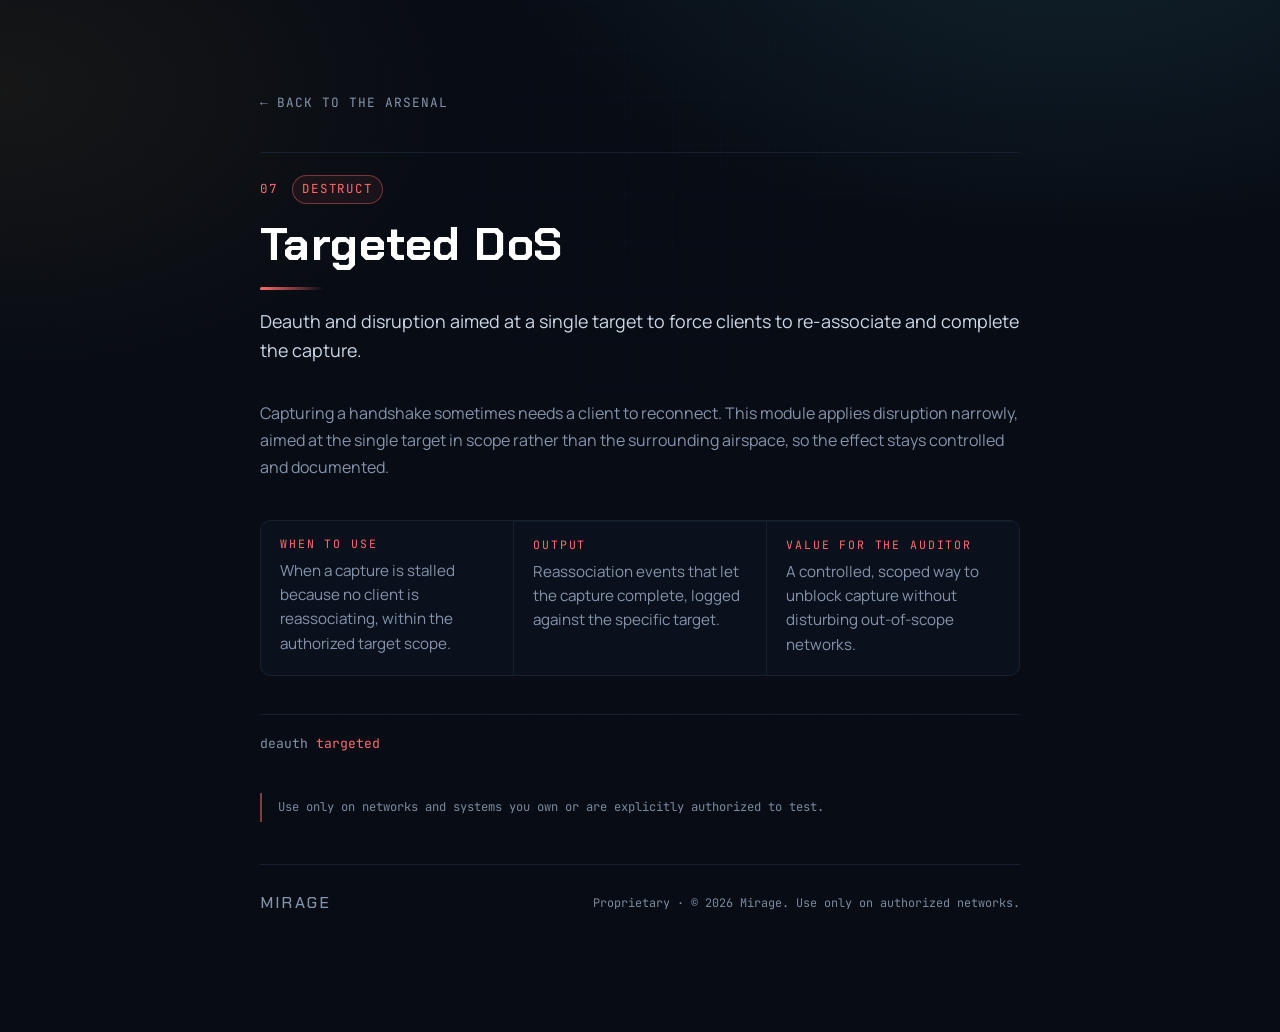
<file: modules/07-targeted-dos.html>
<!doctype html>
<html lang="en">
<head>
<meta charset="utf-8">
<meta name="viewport" content="width=device-width, initial-scale=1">
<meta name="theme-color" content="#080c14">
<meta name="color-scheme" content="dark">
<title>Targeted DoS - MirageWiFi</title>
<meta name="description" data-i18n-meta="mod.targeted-dos._description" content="Deauth and disruption aimed at a single target to force clients to re-associate and complete the capture.">
<link rel="icon" href="../favicon.svg" type="image/svg+xml">
<link rel="stylesheet" href="../css/site.css">
<style>
  :root{ --pa:#ff6b6b; --pa-rgb:255,107,107; }
  .mod-wrap{width:min(100% - 2rem,760px);margin-inline:auto;padding:88px 0 64px;}
  .mod-back{display:inline-flex;align-items:center;gap:.5rem;font-family:var(--mono);
    font-size:.8rem;letter-spacing:.08em;text-transform:uppercase;color:var(--fg-dim);
    margin-bottom:2.4rem;}
  .mod-back:hover{color:var(--pa);text-decoration:none;}
  .mod-back .arr{transition:transform .25s var(--ease);}
  .mod-back:hover .arr{transform:translateX(-3px);}
  .mod-head{border-top:1px solid var(--border);padding-top:1.4rem;}
  .mod-kicker{display:flex;align-items:center;gap:.9rem;font-family:var(--mono);
    font-size:.78rem;letter-spacing:.14em;text-transform:uppercase;color:var(--fg-faint);
    margin:0 0 1rem;}
  .mod-no{color:var(--pa);}
  .mod-tag{display:inline-block;padding:.2rem .6rem;border:1px solid rgba(var(--pa-rgb),.4);
    border-radius:999px;background:rgba(var(--pa-rgb),.07);color:var(--pa);}
  .mod-title{font-family:var(--display);font-weight:700;font-size:clamp(1.9rem,4.4vw,2.9rem);
    line-height:1.06;color:#fff;margin:0 0 1.1rem;}
  .mod-title::after{content:"";display:block;width:64px;height:3px;margin-top:1.1rem;
    border-radius:2px;background:linear-gradient(90deg,var(--pa),transparent);}
  .mod-desc{font-family:var(--body);font-size:1.12rem;line-height:1.6;color:var(--fg);margin:0 0 2.2rem;}
  .mod-lead{font-family:var(--body);font-size:1rem;line-height:1.7;color:var(--fg-dim);margin:0 0 2.4rem;}
  .mod-grid{display:grid;gap:1px;background:var(--border);border:1px solid var(--border);
    border-radius:var(--radius);overflow:hidden;margin:0 0 2.4rem;}
  .mod-cell{background:var(--panel);padding:1.1rem 1.2rem;}
  .mod-cell h2{font-family:var(--mono);font-size:.72rem;font-weight:400;letter-spacing:.16em;
    text-transform:uppercase;color:var(--pa);margin:0 0 .5rem;}
  .mod-cell p{font-family:var(--body);font-size:.95rem;line-height:1.6;color:var(--fg-dim);margin:0;}
  .mod-spec{font-family:var(--mono);font-size:.82rem;color:var(--fg-faint);
    border-top:1px solid var(--border);padding-top:1.1rem;margin:0 0 2.4rem;}
  .mod-spec .k{color:var(--fg-dim);}
  .mod-spec .v{color:var(--pa);}
  .mod-note{font-family:var(--mono);font-size:.76rem;line-height:1.65;color:var(--fg-faint);
    border-left:2px solid rgba(var(--pa-rgb),.5);padding:.3rem 0 .3rem 1rem;margin:0 0 2.6rem;}
  .mod-foot{border-top:1px solid var(--border);padding-top:1.6rem;display:flex;flex-wrap:wrap;
    gap:.6rem 1.4rem;align-items:center;justify-content:space-between;}
  .mod-foot .logo{font-family:var(--display);letter-spacing:.14em;color:var(--fg-dim);}
  .mod-foot .lic{font-family:var(--mono);font-size:.74rem;color:var(--fg-faint);}
  @media (min-width:620px){ .mod-grid{grid-template-columns:repeat(3,1fr);} }
  @media (prefers-reduced-motion:reduce){ .mod-back .arr{transition:none;} }
</style>
</head>
<body>
<main class="mod-wrap">
  <a class="mod-back" href="../index.html#moduli"><span class="arr" aria-hidden="true">&larr;</span> <span data-i18n="mod.common.back">Back to the arsenal</span></a>

  <header class="mod-head">
    <p class="mod-kicker"><span class="mod-no">07</span> <span class="mod-tag" data-i18n="mod.targeted-dos.cat">Destruct</span></p>
    <h1 class="mod-title" data-i18n="mod.targeted-dos.title">Targeted DoS</h1>
    <p class="mod-desc" data-i18n="mod.targeted-dos.desc">Deauth and disruption aimed at a single target to force clients to re-associate and complete the capture.</p>
  </header>

  <p class="mod-lead" data-i18n="mod.targeted-dos.lead">Capturing a handshake sometimes needs a client to reconnect. This module applies disruption narrowly, aimed at the single target in scope rather than the surrounding airspace, so the effect stays controlled and documented.</p>

  <div class="mod-grid">
    <section class="mod-cell">
      <h2 data-i18n="mod.common.when">When to use</h2>
      <p data-i18n="mod.targeted-dos.when">When a capture is stalled because no client is reassociating, within the authorized target scope.</p>
    </section>
    <section class="mod-cell">
      <h2 data-i18n="mod.common.output">Output</h2>
      <p data-i18n="mod.targeted-dos.output">Reassociation events that let the capture complete, logged against the specific target.</p>
    </section>
    <section class="mod-cell">
      <h2 data-i18n="mod.common.value">Value for the auditor</h2>
      <p data-i18n="mod.targeted-dos.value">A controlled, scoped way to unblock capture without disturbing out-of-scope networks.</p>
    </section>
  </div>

  <p class="mod-spec"><span class="k" data-i18n="mod.targeted-dos.speck">deauth</span> <span class="v" data-i18n="mod.targeted-dos.mono">targeted</span></p>

  <p class="mod-note" data-i18n="mod.common.authorized">Use only on networks and systems you own or are explicitly authorized to test.</p>

  <footer class="mod-foot">
    <span class="logo">MIRAGE</span>
    <span class="lic" data-i18n="mod.common.footlicense">Proprietary · © 2026 Mirage. Use only on authorized networks.</span>
  </footer>
</main>
<script src="../i18n.js?v=20261122b"></script>
<script>
(function(){
  var I=window.I18N||{},S=["en","it","es","fr","de"],D="en";
  function pick(s){if(s&&S.indexOf(s)!==-1)return s;var c=String(navigator.language||D).slice(0,2).toLowerCase();return S.indexOf(c)!==-1?c:D;}
  function apply(l){var d=I[l]||{};var n=document.querySelectorAll("[data-i18n]");for(var i=0;i<n.length;i++){var k=n[i].getAttribute("data-i18n");if(d[k]!=null)n[i].textContent=d[k];}document.documentElement.lang=l;var t=document.querySelector("[data-i18n$='.title']");if(t)document.title=t.textContent+" – MirageWiFi";var m=document.querySelector("meta[name='description'][data-i18n-meta]");if(m){var mk=m.getAttribute("data-i18n-meta");if(d[mk]!=null)m.setAttribute("content",d[mk]);}}
  var s=null;try{s=localStorage.getItem("lang");}catch(e){}
  apply(pick(s));
})();
</script>
</body>
</html>
</file>
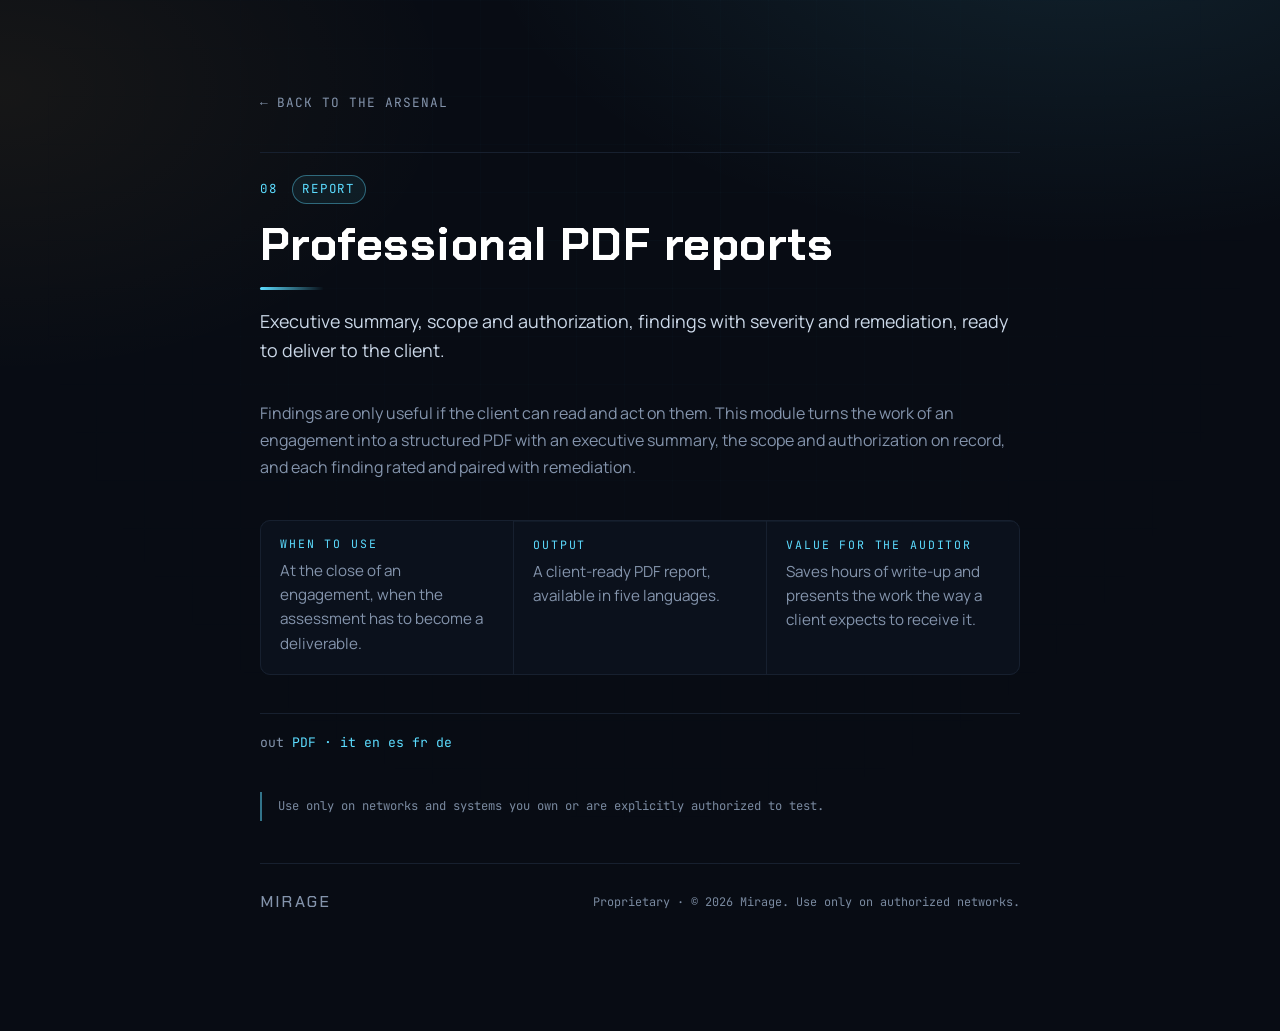
<file: modules/08-pdf-reports.html>
<!doctype html>
<html lang="en">
<head>
<meta charset="utf-8">
<meta name="viewport" content="width=device-width, initial-scale=1">
<meta name="theme-color" content="#080c14">
<meta name="color-scheme" content="dark">
<title>Professional PDF reports - MirageWiFi</title>
<meta name="description" data-i18n-meta="mod.pdf-reports._description" content="Executive summary, scope and authorization, findings with severity and remediation, ready to deliver to the client.">
<link rel="icon" href="../favicon.svg" type="image/svg+xml">
<link rel="stylesheet" href="../css/site.css">
<style>
  :root{ --pa:#5cdcff; --pa-rgb:92,220,255; }
  .mod-wrap{width:min(100% - 2rem,760px);margin-inline:auto;padding:88px 0 64px;}
  .mod-back{display:inline-flex;align-items:center;gap:.5rem;font-family:var(--mono);
    font-size:.8rem;letter-spacing:.08em;text-transform:uppercase;color:var(--fg-dim);
    margin-bottom:2.4rem;}
  .mod-back:hover{color:var(--pa);text-decoration:none;}
  .mod-back .arr{transition:transform .25s var(--ease);}
  .mod-back:hover .arr{transform:translateX(-3px);}
  .mod-head{border-top:1px solid var(--border);padding-top:1.4rem;}
  .mod-kicker{display:flex;align-items:center;gap:.9rem;font-family:var(--mono);
    font-size:.78rem;letter-spacing:.14em;text-transform:uppercase;color:var(--fg-faint);
    margin:0 0 1rem;}
  .mod-no{color:var(--pa);}
  .mod-tag{display:inline-block;padding:.2rem .6rem;border:1px solid rgba(var(--pa-rgb),.4);
    border-radius:999px;background:rgba(var(--pa-rgb),.07);color:var(--pa);}
  .mod-title{font-family:var(--display);font-weight:700;font-size:clamp(1.9rem,4.4vw,2.9rem);
    line-height:1.06;color:#fff;margin:0 0 1.1rem;}
  .mod-title::after{content:"";display:block;width:64px;height:3px;margin-top:1.1rem;
    border-radius:2px;background:linear-gradient(90deg,var(--pa),transparent);}
  .mod-desc{font-family:var(--body);font-size:1.12rem;line-height:1.6;color:var(--fg);margin:0 0 2.2rem;}
  .mod-lead{font-family:var(--body);font-size:1rem;line-height:1.7;color:var(--fg-dim);margin:0 0 2.4rem;}
  .mod-grid{display:grid;gap:1px;background:var(--border);border:1px solid var(--border);
    border-radius:var(--radius);overflow:hidden;margin:0 0 2.4rem;}
  .mod-cell{background:var(--panel);padding:1.1rem 1.2rem;}
  .mod-cell h2{font-family:var(--mono);font-size:.72rem;font-weight:400;letter-spacing:.16em;
    text-transform:uppercase;color:var(--pa);margin:0 0 .5rem;}
  .mod-cell p{font-family:var(--body);font-size:.95rem;line-height:1.6;color:var(--fg-dim);margin:0;}
  .mod-spec{font-family:var(--mono);font-size:.82rem;color:var(--fg-faint);
    border-top:1px solid var(--border);padding-top:1.1rem;margin:0 0 2.4rem;}
  .mod-spec .k{color:var(--fg-dim);}
  .mod-spec .v{color:var(--pa);}
  .mod-note{font-family:var(--mono);font-size:.76rem;line-height:1.65;color:var(--fg-faint);
    border-left:2px solid rgba(var(--pa-rgb),.5);padding:.3rem 0 .3rem 1rem;margin:0 0 2.6rem;}
  .mod-foot{border-top:1px solid var(--border);padding-top:1.6rem;display:flex;flex-wrap:wrap;
    gap:.6rem 1.4rem;align-items:center;justify-content:space-between;}
  .mod-foot .logo{font-family:var(--display);letter-spacing:.14em;color:var(--fg-dim);}
  .mod-foot .lic{font-family:var(--mono);font-size:.74rem;color:var(--fg-faint);}
  @media (min-width:620px){ .mod-grid{grid-template-columns:repeat(3,1fr);} }
  @media (prefers-reduced-motion:reduce){ .mod-back .arr{transition:none;} }
</style>
</head>
<body>
<main class="mod-wrap">
  <a class="mod-back" href="../index.html#moduli"><span class="arr" aria-hidden="true">&larr;</span> <span data-i18n="mod.common.back">Back to the arsenal</span></a>

  <header class="mod-head">
    <p class="mod-kicker"><span class="mod-no">08</span> <span class="mod-tag" data-i18n="mod.pdf-reports.cat">Report</span></p>
    <h1 class="mod-title" data-i18n="mod.pdf-reports.title">Professional PDF reports</h1>
    <p class="mod-desc" data-i18n="mod.pdf-reports.desc">Executive summary, scope and authorization, findings with severity and remediation, ready to deliver to the client.</p>
  </header>

  <p class="mod-lead" data-i18n="mod.pdf-reports.lead">Findings are only useful if the client can read and act on them. This module turns the work of an engagement into a structured PDF with an executive summary, the scope and authorization on record, and each finding rated and paired with remediation.</p>

  <div class="mod-grid">
    <section class="mod-cell">
      <h2 data-i18n="mod.common.when">When to use</h2>
      <p data-i18n="mod.pdf-reports.when">At the close of an engagement, when the assessment has to become a deliverable.</p>
    </section>
    <section class="mod-cell">
      <h2 data-i18n="mod.common.output">Output</h2>
      <p data-i18n="mod.pdf-reports.output">A client-ready PDF report, available in five languages.</p>
    </section>
    <section class="mod-cell">
      <h2 data-i18n="mod.common.value">Value for the auditor</h2>
      <p data-i18n="mod.pdf-reports.value">Saves hours of write-up and presents the work the way a client expects to receive it.</p>
    </section>
  </div>

  <p class="mod-spec"><span class="k" data-i18n="mod.pdf-reports.speck">out</span> <span class="v" data-i18n="mod.pdf-reports.mono">PDF · it en es fr de</span></p>

  <p class="mod-note" data-i18n="mod.common.authorized">Use only on networks and systems you own or are explicitly authorized to test.</p>

  <footer class="mod-foot">
    <span class="logo">MIRAGE</span>
    <span class="lic" data-i18n="mod.common.footlicense">Proprietary · © 2026 Mirage. Use only on authorized networks.</span>
  </footer>
</main>
<script src="../i18n.js?v=20261122b"></script>
<script>
(function(){
  var I=window.I18N||{},S=["en","it","es","fr","de"],D="en";
  function pick(s){if(s&&S.indexOf(s)!==-1)return s;var c=String(navigator.language||D).slice(0,2).toLowerCase();return S.indexOf(c)!==-1?c:D;}
  function apply(l){var d=I[l]||{};var n=document.querySelectorAll("[data-i18n]");for(var i=0;i<n.length;i++){var k=n[i].getAttribute("data-i18n");if(d[k]!=null)n[i].textContent=d[k];}document.documentElement.lang=l;var t=document.querySelector("[data-i18n$='.title']");if(t)document.title=t.textContent+" – MirageWiFi";var m=document.querySelector("meta[name='description'][data-i18n-meta]");if(m){var mk=m.getAttribute("data-i18n-meta");if(d[mk]!=null)m.setAttribute("content",d[mk]);}}
  var s=null;try{s=localStorage.getItem("lang");}catch(e){}
  apply(pick(s));
})();
</script>
</body>
</html>
</file>
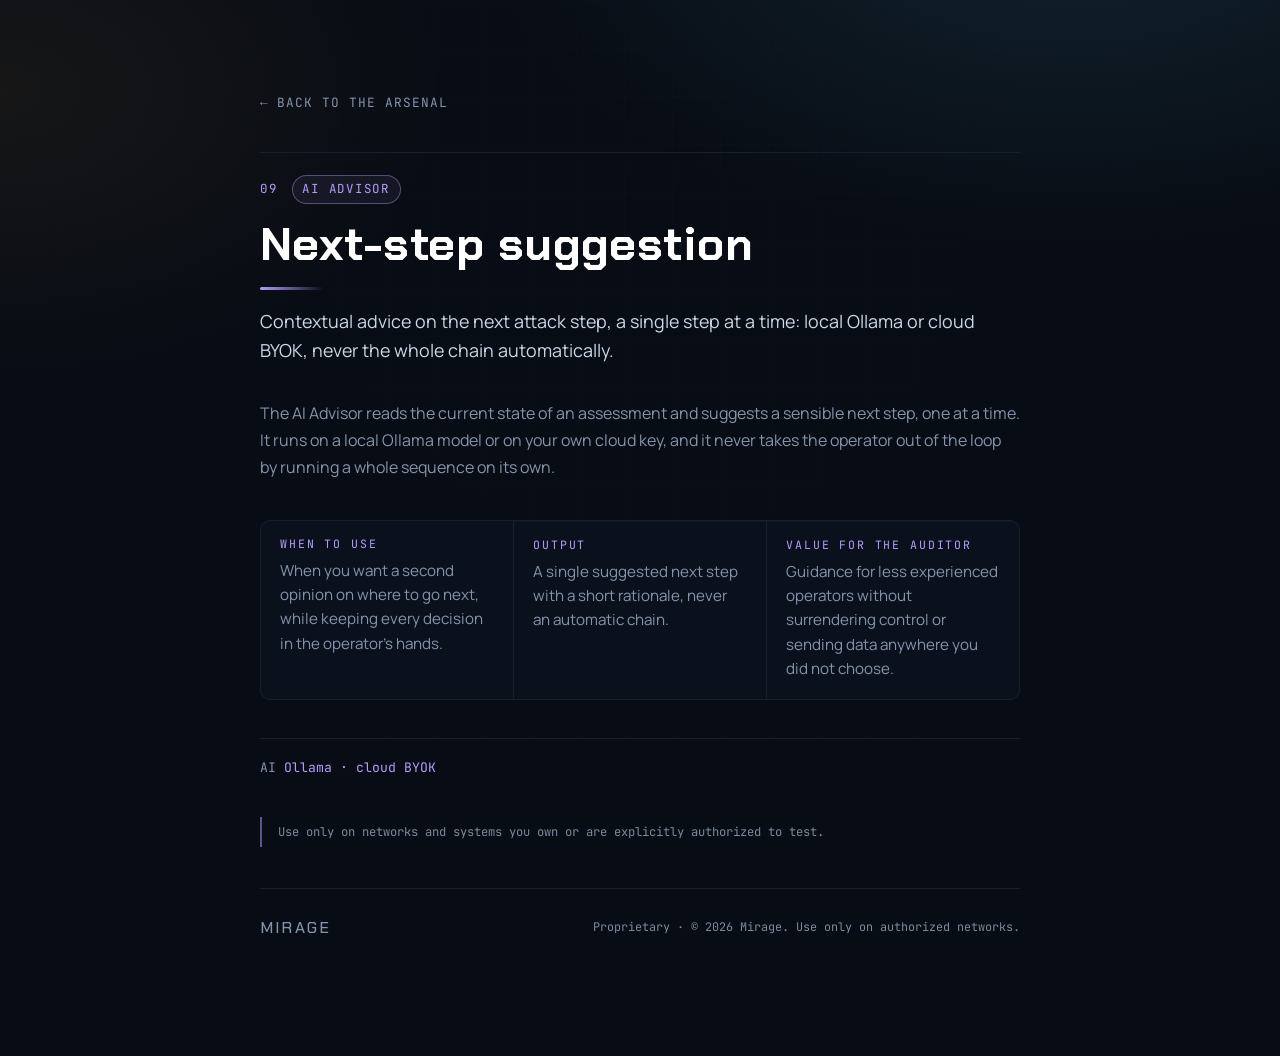
<file: modules/09-ai-advisor.html>
<!doctype html>
<html lang="en">
<head>
<meta charset="utf-8">
<meta name="viewport" content="width=device-width, initial-scale=1">
<meta name="theme-color" content="#080c14">
<meta name="color-scheme" content="dark">
<title>Next-step suggestion - MirageWiFi</title>
<meta name="description" data-i18n-meta="mod.ai-advisor._description" content="Contextual advice on the next attack step, a single step at a time: local Ollama or cloud BYOK, never the whole chain automatically.">
<link rel="icon" href="../favicon.svg" type="image/svg+xml">
<link rel="stylesheet" href="../css/site.css">
<style>
  :root{ --pa:#b69bff; --pa-rgb:182,155,255; }
  .mod-wrap{width:min(100% - 2rem,760px);margin-inline:auto;padding:88px 0 64px;}
  .mod-back{display:inline-flex;align-items:center;gap:.5rem;font-family:var(--mono);
    font-size:.8rem;letter-spacing:.08em;text-transform:uppercase;color:var(--fg-dim);
    margin-bottom:2.4rem;}
  .mod-back:hover{color:var(--pa);text-decoration:none;}
  .mod-back .arr{transition:transform .25s var(--ease);}
  .mod-back:hover .arr{transform:translateX(-3px);}
  .mod-head{border-top:1px solid var(--border);padding-top:1.4rem;}
  .mod-kicker{display:flex;align-items:center;gap:.9rem;font-family:var(--mono);
    font-size:.78rem;letter-spacing:.14em;text-transform:uppercase;color:var(--fg-faint);
    margin:0 0 1rem;}
  .mod-no{color:var(--pa);}
  .mod-tag{display:inline-block;padding:.2rem .6rem;border:1px solid rgba(var(--pa-rgb),.4);
    border-radius:999px;background:rgba(var(--pa-rgb),.07);color:var(--pa);}
  .mod-title{font-family:var(--display);font-weight:700;font-size:clamp(1.9rem,4.4vw,2.9rem);
    line-height:1.06;color:#fff;margin:0 0 1.1rem;}
  .mod-title::after{content:"";display:block;width:64px;height:3px;margin-top:1.1rem;
    border-radius:2px;background:linear-gradient(90deg,var(--pa),transparent);}
  .mod-desc{font-family:var(--body);font-size:1.12rem;line-height:1.6;color:var(--fg);margin:0 0 2.2rem;}
  .mod-lead{font-family:var(--body);font-size:1rem;line-height:1.7;color:var(--fg-dim);margin:0 0 2.4rem;}
  .mod-grid{display:grid;gap:1px;background:var(--border);border:1px solid var(--border);
    border-radius:var(--radius);overflow:hidden;margin:0 0 2.4rem;}
  .mod-cell{background:var(--panel);padding:1.1rem 1.2rem;}
  .mod-cell h2{font-family:var(--mono);font-size:.72rem;font-weight:400;letter-spacing:.16em;
    text-transform:uppercase;color:var(--pa);margin:0 0 .5rem;}
  .mod-cell p{font-family:var(--body);font-size:.95rem;line-height:1.6;color:var(--fg-dim);margin:0;}
  .mod-spec{font-family:var(--mono);font-size:.82rem;color:var(--fg-faint);
    border-top:1px solid var(--border);padding-top:1.1rem;margin:0 0 2.4rem;}
  .mod-spec .k{color:var(--fg-dim);}
  .mod-spec .v{color:var(--pa);}
  .mod-note{font-family:var(--mono);font-size:.76rem;line-height:1.65;color:var(--fg-faint);
    border-left:2px solid rgba(var(--pa-rgb),.5);padding:.3rem 0 .3rem 1rem;margin:0 0 2.6rem;}
  .mod-foot{border-top:1px solid var(--border);padding-top:1.6rem;display:flex;flex-wrap:wrap;
    gap:.6rem 1.4rem;align-items:center;justify-content:space-between;}
  .mod-foot .logo{font-family:var(--display);letter-spacing:.14em;color:var(--fg-dim);}
  .mod-foot .lic{font-family:var(--mono);font-size:.74rem;color:var(--fg-faint);}
  @media (min-width:620px){ .mod-grid{grid-template-columns:repeat(3,1fr);} }
  @media (prefers-reduced-motion:reduce){ .mod-back .arr{transition:none;} }
</style>
</head>
<body>
<main class="mod-wrap">
  <a class="mod-back" href="../index.html#moduli"><span class="arr" aria-hidden="true">&larr;</span> <span data-i18n="mod.common.back">Back to the arsenal</span></a>

  <header class="mod-head">
    <p class="mod-kicker"><span class="mod-no">09</span> <span class="mod-tag" data-i18n="mod.ai-advisor.cat">AI Advisor</span></p>
    <h1 class="mod-title" data-i18n="mod.ai-advisor.title">Next-step suggestion</h1>
    <p class="mod-desc" data-i18n="mod.ai-advisor.desc">Contextual advice on the next attack step, a single step at a time: local Ollama or cloud BYOK, never the whole chain automatically.</p>
  </header>

  <p class="mod-lead" data-i18n="mod.ai-advisor.lead">The AI Advisor reads the current state of an assessment and suggests a sensible next step, one at a time. It runs on a local Ollama model or on your own cloud key, and it never takes the operator out of the loop by running a whole sequence on its own.</p>

  <div class="mod-grid">
    <section class="mod-cell">
      <h2 data-i18n="mod.common.when">When to use</h2>
      <p data-i18n="mod.ai-advisor.when">When you want a second opinion on where to go next, while keeping every decision in the operator's hands.</p>
    </section>
    <section class="mod-cell">
      <h2 data-i18n="mod.common.output">Output</h2>
      <p data-i18n="mod.ai-advisor.output">A single suggested next step with a short rationale, never an automatic chain.</p>
    </section>
    <section class="mod-cell">
      <h2 data-i18n="mod.common.value">Value for the auditor</h2>
      <p data-i18n="mod.ai-advisor.value">Guidance for less experienced operators without surrendering control or sending data anywhere you did not choose.</p>
    </section>
  </div>

  <p class="mod-spec"><span class="k" data-i18n="mod.ai-advisor.speck">AI</span> <span class="v" data-i18n="mod.ai-advisor.mono">Ollama · cloud BYOK</span></p>

  <p class="mod-note" data-i18n="mod.common.authorized">Use only on networks and systems you own or are explicitly authorized to test.</p>

  <footer class="mod-foot">
    <span class="logo">MIRAGE</span>
    <span class="lic" data-i18n="mod.common.footlicense">Proprietary · © 2026 Mirage. Use only on authorized networks.</span>
  </footer>
</main>
<script src="../i18n.js?v=20261122b"></script>
<script>
(function(){
  var I=window.I18N||{},S=["en","it","es","fr","de"],D="en";
  function pick(s){if(s&&S.indexOf(s)!==-1)return s;var c=String(navigator.language||D).slice(0,2).toLowerCase();return S.indexOf(c)!==-1?c:D;}
  function apply(l){var d=I[l]||{};var n=document.querySelectorAll("[data-i18n]");for(var i=0;i<n.length;i++){var k=n[i].getAttribute("data-i18n");if(d[k]!=null)n[i].textContent=d[k];}document.documentElement.lang=l;var t=document.querySelector("[data-i18n$='.title']");if(t)document.title=t.textContent+" – MirageWiFi";var m=document.querySelector("meta[name='description'][data-i18n-meta]");if(m){var mk=m.getAttribute("data-i18n-meta");if(d[mk]!=null)m.setAttribute("content",d[mk]);}}
  var s=null;try{s=localStorage.getItem("lang");}catch(e){}
  apply(pick(s));
})();
</script>
</body>
</html>
</file>
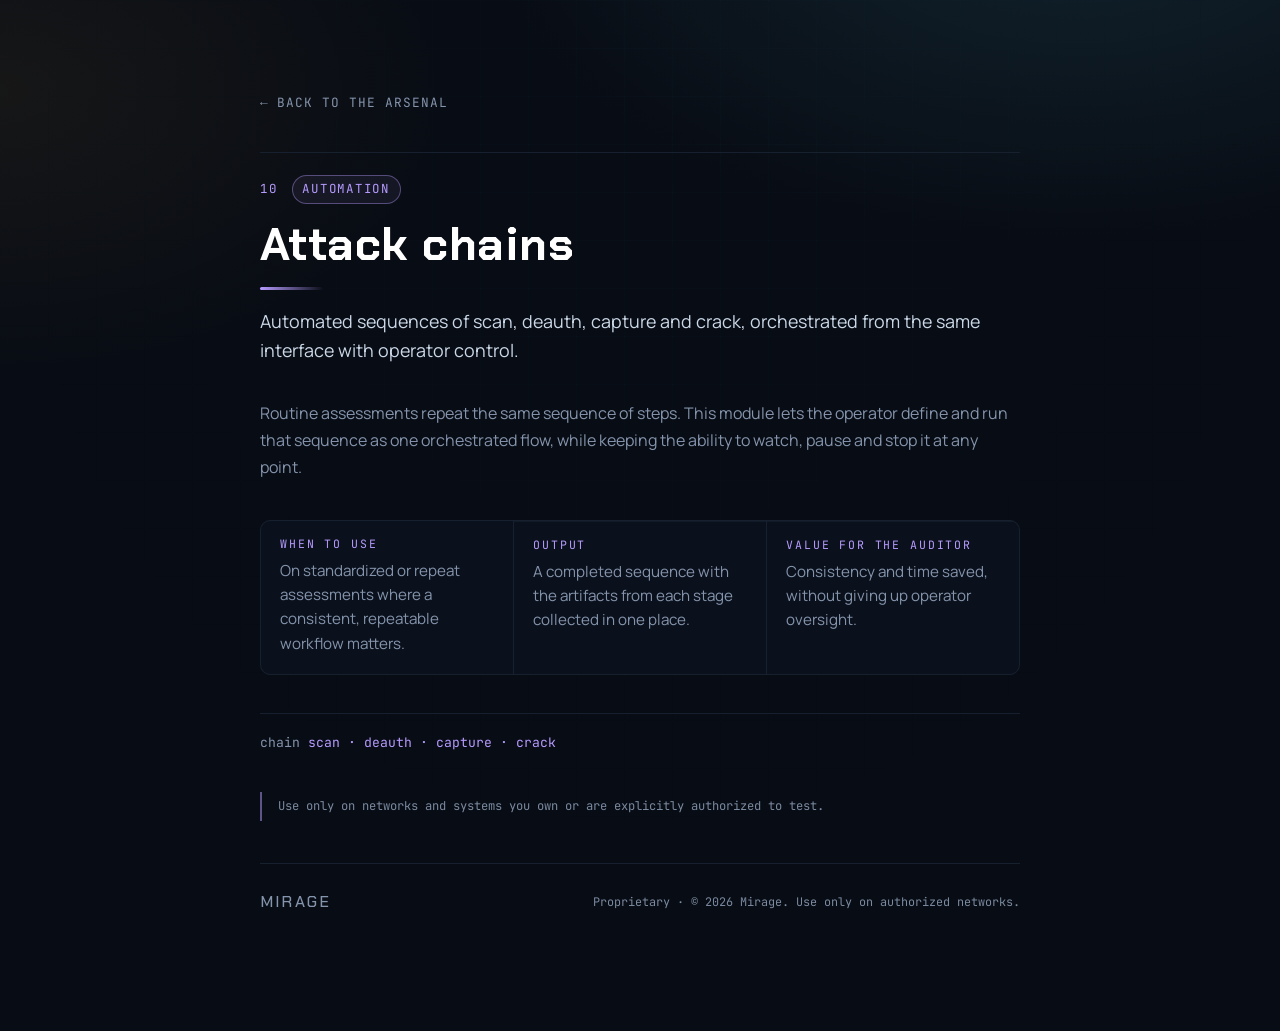
<file: modules/10-attack-chains.html>
<!doctype html>
<html lang="en">
<head>
<meta charset="utf-8">
<meta name="viewport" content="width=device-width, initial-scale=1">
<meta name="theme-color" content="#080c14">
<meta name="color-scheme" content="dark">
<title>Attack chains - MirageWiFi</title>
<meta name="description" data-i18n-meta="mod.attack-chains._description" content="Automated sequences of scan, deauth, capture and crack, orchestrated from the same interface with operator control.">
<link rel="icon" href="../favicon.svg" type="image/svg+xml">
<link rel="stylesheet" href="../css/site.css">
<style>
  :root{ --pa:#b69bff; --pa-rgb:182,155,255; }
  .mod-wrap{width:min(100% - 2rem,760px);margin-inline:auto;padding:88px 0 64px;}
  .mod-back{display:inline-flex;align-items:center;gap:.5rem;font-family:var(--mono);
    font-size:.8rem;letter-spacing:.08em;text-transform:uppercase;color:var(--fg-dim);
    margin-bottom:2.4rem;}
  .mod-back:hover{color:var(--pa);text-decoration:none;}
  .mod-back .arr{transition:transform .25s var(--ease);}
  .mod-back:hover .arr{transform:translateX(-3px);}
  .mod-head{border-top:1px solid var(--border);padding-top:1.4rem;}
  .mod-kicker{display:flex;align-items:center;gap:.9rem;font-family:var(--mono);
    font-size:.78rem;letter-spacing:.14em;text-transform:uppercase;color:var(--fg-faint);
    margin:0 0 1rem;}
  .mod-no{color:var(--pa);}
  .mod-tag{display:inline-block;padding:.2rem .6rem;border:1px solid rgba(var(--pa-rgb),.4);
    border-radius:999px;background:rgba(var(--pa-rgb),.07);color:var(--pa);}
  .mod-title{font-family:var(--display);font-weight:700;font-size:clamp(1.9rem,4.4vw,2.9rem);
    line-height:1.06;color:#fff;margin:0 0 1.1rem;}
  .mod-title::after{content:"";display:block;width:64px;height:3px;margin-top:1.1rem;
    border-radius:2px;background:linear-gradient(90deg,var(--pa),transparent);}
  .mod-desc{font-family:var(--body);font-size:1.12rem;line-height:1.6;color:var(--fg);margin:0 0 2.2rem;}
  .mod-lead{font-family:var(--body);font-size:1rem;line-height:1.7;color:var(--fg-dim);margin:0 0 2.4rem;}
  .mod-grid{display:grid;gap:1px;background:var(--border);border:1px solid var(--border);
    border-radius:var(--radius);overflow:hidden;margin:0 0 2.4rem;}
  .mod-cell{background:var(--panel);padding:1.1rem 1.2rem;}
  .mod-cell h2{font-family:var(--mono);font-size:.72rem;font-weight:400;letter-spacing:.16em;
    text-transform:uppercase;color:var(--pa);margin:0 0 .5rem;}
  .mod-cell p{font-family:var(--body);font-size:.95rem;line-height:1.6;color:var(--fg-dim);margin:0;}
  .mod-spec{font-family:var(--mono);font-size:.82rem;color:var(--fg-faint);
    border-top:1px solid var(--border);padding-top:1.1rem;margin:0 0 2.4rem;}
  .mod-spec .k{color:var(--fg-dim);}
  .mod-spec .v{color:var(--pa);}
  .mod-note{font-family:var(--mono);font-size:.76rem;line-height:1.65;color:var(--fg-faint);
    border-left:2px solid rgba(var(--pa-rgb),.5);padding:.3rem 0 .3rem 1rem;margin:0 0 2.6rem;}
  .mod-foot{border-top:1px solid var(--border);padding-top:1.6rem;display:flex;flex-wrap:wrap;
    gap:.6rem 1.4rem;align-items:center;justify-content:space-between;}
  .mod-foot .logo{font-family:var(--display);letter-spacing:.14em;color:var(--fg-dim);}
  .mod-foot .lic{font-family:var(--mono);font-size:.74rem;color:var(--fg-faint);}
  @media (min-width:620px){ .mod-grid{grid-template-columns:repeat(3,1fr);} }
  @media (prefers-reduced-motion:reduce){ .mod-back .arr{transition:none;} }
</style>
</head>
<body>
<main class="mod-wrap">
  <a class="mod-back" href="../index.html#moduli"><span class="arr" aria-hidden="true">&larr;</span> <span data-i18n="mod.common.back">Back to the arsenal</span></a>

  <header class="mod-head">
    <p class="mod-kicker"><span class="mod-no">10</span> <span class="mod-tag" data-i18n="mod.attack-chains.cat">Automation</span></p>
    <h1 class="mod-title" data-i18n="mod.attack-chains.title">Attack chains</h1>
    <p class="mod-desc" data-i18n="mod.attack-chains.desc">Automated sequences of scan, deauth, capture and crack, orchestrated from the same interface with operator control.</p>
  </header>

  <p class="mod-lead" data-i18n="mod.attack-chains.lead">Routine assessments repeat the same sequence of steps. This module lets the operator define and run that sequence as one orchestrated flow, while keeping the ability to watch, pause and stop it at any point.</p>

  <div class="mod-grid">
    <section class="mod-cell">
      <h2 data-i18n="mod.common.when">When to use</h2>
      <p data-i18n="mod.attack-chains.when">On standardized or repeat assessments where a consistent, repeatable workflow matters.</p>
    </section>
    <section class="mod-cell">
      <h2 data-i18n="mod.common.output">Output</h2>
      <p data-i18n="mod.attack-chains.output">A completed sequence with the artifacts from each stage collected in one place.</p>
    </section>
    <section class="mod-cell">
      <h2 data-i18n="mod.common.value">Value for the auditor</h2>
      <p data-i18n="mod.attack-chains.value">Consistency and time saved, without giving up operator oversight.</p>
    </section>
  </div>

  <p class="mod-spec"><span class="k" data-i18n="mod.attack-chains.speck">chain</span> <span class="v" data-i18n="mod.attack-chains.mono">scan · deauth · capture · crack</span></p>

  <p class="mod-note" data-i18n="mod.common.authorized">Use only on networks and systems you own or are explicitly authorized to test.</p>

  <footer class="mod-foot">
    <span class="logo">MIRAGE</span>
    <span class="lic" data-i18n="mod.common.footlicense">Proprietary · © 2026 Mirage. Use only on authorized networks.</span>
  </footer>
</main>
<script src="../i18n.js?v=20261122b"></script>
<script>
(function(){
  var I=window.I18N||{},S=["en","it","es","fr","de"],D="en";
  function pick(s){if(s&&S.indexOf(s)!==-1)return s;var c=String(navigator.language||D).slice(0,2).toLowerCase();return S.indexOf(c)!==-1?c:D;}
  function apply(l){var d=I[l]||{};var n=document.querySelectorAll("[data-i18n]");for(var i=0;i<n.length;i++){var k=n[i].getAttribute("data-i18n");if(d[k]!=null)n[i].textContent=d[k];}document.documentElement.lang=l;var t=document.querySelector("[data-i18n$='.title']");if(t)document.title=t.textContent+" – MirageWiFi";var m=document.querySelector("meta[name='description'][data-i18n-meta]");if(m){var mk=m.getAttribute("data-i18n-meta");if(d[mk]!=null)m.setAttribute("content",d[mk]);}}
  var s=null;try{s=localStorage.getItem("lang");}catch(e){}
  apply(pick(s));
})();
</script>
</body>
</html>
</file>
<file: css/site.css>
/* MirageWiFi - landing di preview statica.
   Palette e tipografia derivate da frontend/css/app.css per coerenza col brand:
   dark "signal lab", ciano = ricognizione (Free), ambra = offensivo (Pro). */

@font-face {
  font-family: 'Chakra Petch';
  font-style: normal; font-weight: 500; font-display: swap;
  src: url('../fonts/chakra-petch-500-latin-ext.woff2') format('woff2');
  unicode-range: U+0100-02BA,U+02BD-02C5,U+02C7-02CC,U+02CE-02D7,U+02DD-02FF,U+0304,U+0308,U+0329,U+1D00-1DBF,U+1E00-1E9F,U+1EF2-1EFF,U+2020,U+20A0-20AB,U+20AD-20C0,U+2113,U+2C60-2C7F,U+A720-A7FF;
}
@font-face {
  font-family: 'Chakra Petch';
  font-style: normal; font-weight: 500; font-display: swap;
  src: url('../fonts/chakra-petch-500-latin.woff2') format('woff2');
  unicode-range: U+0000-00FF,U+0131,U+0152-0153,U+02BB-02BC,U+02C6,U+02DA,U+02DC,U+0304,U+0308,U+0329,U+2000-206F,U+2074,U+20AC,U+2122,U+2191,U+2193,U+2212,U+2215,U+FEFF,U+FFFD;
}
@font-face {
  font-family: 'Chakra Petch';
  font-style: normal; font-weight: 600; font-display: swap;
  src: url('../fonts/chakra-petch-600-latin-ext.woff2') format('woff2');
  unicode-range: U+0100-02BA,U+02BD-02C5,U+02C7-02CC,U+02CE-02D7,U+02DD-02FF,U+0304,U+0308,U+0329,U+1D00-1DBF,U+1E00-1E9F,U+1EF2-1EFF,U+2020,U+20A0-20AB,U+20AD-20C0,U+2113,U+2C60-2C7F,U+A720-A7FF;
}
@font-face {
  font-family: 'Chakra Petch';
  font-style: normal; font-weight: 600; font-display: swap;
  src: url('../fonts/chakra-petch-600-latin.woff2') format('woff2');
  unicode-range: U+0000-00FF,U+0131,U+0152-0153,U+02BB-02BC,U+02C6,U+02DA,U+02DC,U+0304,U+0308,U+0329,U+2000-206F,U+2074,U+20AC,U+2122,U+2191,U+2193,U+2212,U+2215,U+FEFF,U+FFFD;
}
@font-face {
  font-family: 'Chakra Petch';
  font-style: normal; font-weight: 700; font-display: swap;
  src: url('../fonts/chakra-petch-700-latin-ext.woff2') format('woff2');
  unicode-range: U+0100-02BA,U+02BD-02C5,U+02C7-02CC,U+02CE-02D7,U+02DD-02FF,U+0304,U+0308,U+0329,U+1D00-1DBF,U+1E00-1E9F,U+1EF2-1EFF,U+2020,U+20A0-20AB,U+20AD-20C0,U+2113,U+2C60-2C7F,U+A720-A7FF;
}
@font-face {
  font-family: 'Chakra Petch';
  font-style: normal; font-weight: 700; font-display: swap;
  src: url('../fonts/chakra-petch-700-latin.woff2') format('woff2');
  unicode-range: U+0000-00FF,U+0131,U+0152-0153,U+02BB-02BC,U+02C6,U+02DA,U+02DC,U+0304,U+0308,U+0329,U+2000-206F,U+2074,U+20AC,U+2122,U+2191,U+2193,U+2212,U+2215,U+FEFF,U+FFFD;
}
@font-face {
  font-family: 'JetBrains Mono';
  font-style: normal; font-weight: 400 600; font-display: swap;
  src: url('../fonts/jetbrains-mono-latin-ext.woff2') format('woff2');
  unicode-range: U+0100-02BA,U+02BD-02C5,U+02C7-02CC,U+02CE-02D7,U+02DD-02FF,U+0304,U+0308,U+0329,U+1D00-1DBF,U+1E00-1E9F,U+1EF2-1EFF,U+2020,U+20A0-20AB,U+20AD-20C0,U+2113,U+2C60-2C7F,U+A720-A7FF;
}
@font-face {
  font-family: 'JetBrains Mono';
  font-style: normal; font-weight: 400 600; font-display: swap;
  src: url('../fonts/jetbrains-mono-latin.woff2') format('woff2');
  unicode-range: U+0000-00FF,U+0131,U+0152-0153,U+02BB-02BC,U+02C6,U+02DA,U+02DC,U+0304,U+0308,U+0329,U+2000-206F,U+2074,U+20AC,U+2122,U+2191,U+2193,U+2212,U+2215,U+FEFF,U+FFFD;
}

:root {
  --bg:        #080c14;
  --bg-2:      #05080d;
  --bg-0:      #04060b;
  --panel:     #0b111c;
  --panel-2:   #0e1626;
  --border:    #17202f;
  --border-2:  #22304a;
  --fg:        #cbd8e8;
  --fg-dim:    #8494ac;
  --fg-faint:  #7a8aa0;
  --accent:    #5cdcff;   /* ciano - ricognizione / Free */
  --accent-2:  #52f2a8;   /* verde phosphor - offline-safe */
  --warn:      #ffc24b;   /* ambra - offensivo / Pro */
  --danger:    #ff6b6b;   /* rosso - distruttivo */
  --purple:    #b69bff;   /* viola - AI / Auto */
  --radius:    10px;
  --radius-lg: 16px;
  --mono:    "JetBrains Mono", ui-monospace, "Fira Code", Menlo, monospace;
  --display: "Chakra Petch", "JetBrains Mono", ui-monospace, monospace;
  --shadow:    0 18px 48px -16px rgba(0,0,0,.75);
  --shadow-sm: 0 8px 24px -14px rgba(0,0,0,.7);
  --glow-cyan: 0 0 0 1px rgba(92,220,255,.22), 0 0 26px -6px rgba(92,220,255,.42);
  --glow-warn: 0 0 0 1px rgba(255,194,75,.28), 0 0 32px -8px rgba(255,194,75,.46);
  --ring:      0 0 0 2px var(--bg), 0 0 0 4px var(--accent);
  --ease: cubic-bezier(.22,.61,.36,1);
  --maxw: 1180px;
}

* { box-sizing: border-box; }

html { scroll-behavior: smooth; scroll-padding-top: 84px; }

body {
  margin: 0;
  font-family: var(--mono);
  font-size: 16px;
  line-height: 1.65;
  color: var(--fg);
  background: var(--bg);
  -webkit-font-smoothing: antialiased;
  text-rendering: optimizeLegibility;
  overflow-x: hidden;
}

/* Atmosfera di fondo: griglia da spettro radio + due aloni di segnale.
   Fissa, tenue, non copre il contenuto (z-index negativo). */
body::before {
  content: "";
  position: fixed;
  inset: 0;
  z-index: -2;
  background:
    radial-gradient(1000px 560px at 84% -10%, rgba(92,220,255,.11), transparent 60%),
    radial-gradient(820px 520px at 0% 10%, rgba(255,194,75,.06), transparent 55%),
    var(--bg);
}
body::after {
  content: "";
  position: fixed;
  inset: 0;
  z-index: -1;
  pointer-events: none;
  opacity: .5;
  background-image:
    linear-gradient(rgba(92,220,255,.04) 1px, transparent 1px),
    linear-gradient(90deg, rgba(92,220,255,.04) 1px, transparent 1px);
  background-size: 48px 48px;
  mask-image: radial-gradient(circle at 50% 24%, #000 0%, transparent 76%);
  -webkit-mask-image: radial-gradient(circle at 50% 24%, #000 0%, transparent 76%);
}

a { color: var(--accent); text-decoration: none; }
a:hover { text-decoration: underline; }

/* focus accessibile e coerente su tutti gli elementi interattivi */
a:focus-visible, .btn:focus-visible, summary:focus-visible, .lang-select:focus-visible {
  outline: 2px solid transparent;
  outline-offset: 2px;
  box-shadow: var(--ring);
  border-radius: 6px;
  text-decoration: none;
}
/* High-Contrast / forced-colors: box-shadow non e' reso, serve un outline reale */
@media (forced-colors: active) {
  a:focus-visible, .btn:focus-visible, summary:focus-visible, .lang-select:focus-visible {
    outline: 2px solid CanvasText;
  }
}

/* visibile solo a screen reader, resta focusabile */
.sr-only {
  position: absolute;
  width: 1px; height: 1px;
  padding: 0; margin: -1px;
  overflow: hidden;
  clip: rect(0 0 0 0);
  white-space: nowrap;
  border: 0;
}

h1, h2, h3, h4 {
  font-family: var(--display);
  font-weight: 700;
  line-height: 1.08;
  margin: 0;
  letter-spacing: .01em;
}

.wrap { width: min(100% - 2rem, var(--maxw)); margin-inline: auto; }

/* skip link per tastiera / screen reader */
.skip {
  position: absolute;
  left: 1rem; top: -3rem;
  z-index: 100;
  background: var(--panel-2);
  border: 1px solid var(--border-2);
  color: var(--fg);
  padding: .55rem .9rem;
  border-radius: var(--radius);
  font-size: .82rem;
  transition: top .18s var(--ease);
}
.skip:focus { top: 1rem; text-decoration: none; }

/* micro-etichette mono maiuscole, come i label della toolbar dell'app */
.kicker {
  font-family: var(--mono);
  font-size: .72rem;
  letter-spacing: .26em;
  text-transform: uppercase;
  color: var(--fg-dim);
  display: inline-flex;
  align-items: center;
  gap: .55rem;
}
.kicker::before { content: "//"; color: var(--accent); letter-spacing: 0; }
.sec-no {
  font-weight: 600;
  color: var(--accent);
  letter-spacing: .1em;
  opacity: .8;
}

/* ===== BUTTONS ===== */
.btn {
  position: relative;
  display: inline-flex;
  align-items: center;
  justify-content: center;
  gap: .55rem;
  font-family: var(--mono);
  font-size: .84rem;
  font-weight: 500;
  letter-spacing: .02em;
  padding: .72rem 1.2rem;
  border-radius: var(--radius);
  border: 1px solid var(--border-2);
  background: var(--panel-2);
  color: var(--fg);
  cursor: pointer;
  transition: transform .16s var(--ease), border-color .16s, box-shadow .16s, color .16s, background .16s;
  white-space: nowrap;
}
.btn:hover { transform: translateY(-2px); text-decoration: none; }
.btn:active { transform: translateY(0); }
.btn-ghost { background: transparent; }
.btn-ghost:hover { border-color: var(--accent); color: #fff; box-shadow: var(--glow-cyan); }
.btn-cyan {
  border-color: rgba(92,220,255,.5);
  color: #04121a;
  background: linear-gradient(180deg, #8aeaff, var(--accent));
  font-weight: 600;
  box-shadow: inset 0 1px 0 rgba(255,255,255,.35);
}
.btn-cyan:hover { box-shadow: var(--glow-cyan), inset 0 1px 0 rgba(255,255,255,.35); color: #04121a; }
.btn-pro {
  border-color: rgba(255,194,75,.55);
  color: #1c1403;
  background: linear-gradient(180deg, #ffd988, var(--warn));
  font-weight: 600;
  box-shadow: inset 0 1px 0 rgba(255,255,255,.4);
}
.btn-pro:hover { box-shadow: var(--glow-warn), inset 0 1px 0 rgba(255,255,255,.4); color: #1c1403; }
.btn-lg { padding: .98rem 1.6rem; font-size: .95rem; }

/* ===== ETHICS BANNER ===== */
.ethics {
  margin-top: 1.2rem;
  border: 1px solid rgba(255,194,75,.35);
  border-left: 3px solid var(--warn);
  border-radius: var(--radius);
  background: linear-gradient(90deg, rgba(255,194,75,.08), rgba(255,194,75,.02));
  padding: 1.1rem 1.3rem;
  display: flex;
  gap: .95rem;
  align-items: flex-start;
}
.ethics .sign { font-size: 1.35rem; line-height: 1.2; }
.ethics h2 {
  font-family: var(--mono);
  font-size: .74rem;
  letter-spacing: .18em;
  text-transform: uppercase;
  color: var(--warn);
  margin-bottom: .3rem;
}
.ethics p { margin: 0; font-size: .88rem; color: var(--fg-dim); }
.ethics p b { color: var(--fg); font-weight: 600; }

/* ===== SECTIONS ===== */
section { padding: clamp(3rem, 7vw, 5.8rem) 0; position: relative; }
section + section { border-top: 1px solid rgba(23,32,47,.6); }
.sec-head { max-width: 64ch; margin-bottom: 2.8rem; }
.sec-head h2 {
  font-size: clamp(1.85rem, 3.6vw, 2.8rem);
  color: #fff;
  margin: .8rem 0 .7rem;
  letter-spacing: -.005em;
}
.sec-head > p { color: var(--fg-dim); margin: 0; font-size: 1.02rem; line-height: 1.7; }

/* ===== EDITIONS ===== */
.editions { display: grid; grid-template-columns: 1fr 1fr; gap: 1.4rem; align-items: start; }
.plan {
  position: relative;
  border: 1px solid var(--border-2);
  border-radius: var(--radius-lg);
  background: linear-gradient(180deg, var(--panel-2), var(--panel));
  padding: 1.9rem 1.8rem;
  overflow: hidden;
  transition: transform .18s var(--ease), box-shadow .18s, border-color .18s;
}
.plan:hover { transform: translateY(-3px); }
.plan::before {
  content: "";
  position: absolute; inset: 0 0 auto 0; height: 2px;
  background: linear-gradient(90deg, var(--accent), transparent 85%);
  opacity: .8;
}
.plan.free:hover { box-shadow: var(--glow-cyan); }
.plan.pro { border-color: rgba(255,194,75,.4); box-shadow: var(--glow-warn); }
.plan.pro::before { background: linear-gradient(90deg, var(--warn), transparent 85%); }
.plan-badge {
  position: absolute;
  top: 1rem; right: 1rem;
  font-family: var(--mono);
  font-size: .6rem;
  letter-spacing: .16em;
  text-transform: uppercase;
  color: #1c1403;
  background: linear-gradient(180deg, #ffd988, var(--warn));
  padding: .28rem .6rem;
  border-radius: 100px;
  font-weight: 600;
}
.plan-tag {
  font-family: var(--mono);
  font-size: .68rem;
  letter-spacing: .22em;
  text-transform: uppercase;
  color: var(--fg-faint);
}
.plan.free .plan-tag { color: var(--accent); }
.plan.pro .plan-tag { color: var(--warn); }
.plan h3 { font-size: 1.95rem; color: #fff; margin: .35rem 0 .1rem; }
.price { display: flex; flex-wrap: wrap; align-items: baseline; gap: .5rem; margin: .85rem 0 .2rem; }
.price .amount { font-family: var(--display); font-size: 2.7rem; font-weight: 700; color: #fff; line-height: 1; }
.price .unit { color: var(--fg-dim); font-size: .82rem; }
.price-note { font-size: .74rem; color: var(--fg-faint); letter-spacing: .03em; margin-bottom: 1.3rem; }
.plan.pro .price-note b { color: var(--warn); }
.feat { list-style: none; padding: 0; margin: 1.3rem 0; display: grid; gap: .62rem; }
.feat li {
  display: grid;
  grid-template-columns: 1.1rem 1fr;
  gap: .6rem;
  font-size: .87rem;
  color: var(--fg);
  align-items: start;
  line-height: 1.5;
}
.feat li .mk { color: var(--accent-2); font-weight: 700; }
.plan.pro .feat li .mk { color: var(--warn); }
.feat li small { color: var(--fg-faint); display: block; font-size: .74rem; }
.plan .btn { width: 100%; margin-top: .4rem; }
.plan-foot { margin-top: 1rem; font-size: .72rem; color: var(--fg-faint); text-align: center; }

/* ===== WHY / PILLARS ===== */
.pillars { display: grid; grid-template-columns: repeat(4, 1fr); gap: 1.1rem; }
.pill {
  border: 1px solid var(--border);
  border-radius: var(--radius);
  background: var(--panel);
  padding: 1.5rem 1.35rem;
  transition: transform .18s var(--ease), border-color .18s, box-shadow .18s;
}
.pill:hover { transform: translateY(-3px); border-color: var(--border-2); box-shadow: var(--shadow-sm); }
.pill-ico {
  display: inline-flex;
  align-items: center; justify-content: center;
  width: 42px; height: 42px;
  border-radius: 10px;
  color: var(--accent);
  background: rgba(92,220,255,.08);
  border: 1px solid rgba(92,220,255,.2);
  margin-bottom: 1.05rem;
}
.pill:nth-child(2) .pill-ico { color: var(--warn); background: rgba(255,194,75,.08); border-color: rgba(255,194,75,.22); }
.pill:nth-child(3) .pill-ico { color: var(--accent-2); background: rgba(82,242,168,.08); border-color: rgba(82,242,168,.22); }
.pill:nth-child(4) .pill-ico { color: var(--purple); background: rgba(182,155,255,.08); border-color: rgba(182,155,255,.22); }
.pill h3 { font-size: 1.08rem; color: #fff; margin-bottom: .5rem; }
.pill p { margin: 0; font-size: .83rem; color: var(--fg-dim); line-height: 1.6; }

/* ===== FAQ ===== */
.faq { display: grid; gap: .7rem; max-width: 880px; }
details.qa {
  border: 1px solid var(--border);
  border-radius: var(--radius);
  background: var(--panel);
  padding: 0 1.2rem;
  overflow: clip;
  overflow-clip-margin: 6px;
  transition: border-color .18s var(--ease), background .18s;
}
details.qa:hover { border-color: var(--border-2); }
details.qa[open] { border-color: var(--border-2); background: var(--panel-2); }
details.qa summary {
  cursor: pointer;
  list-style: none;
  padding: 1.1rem 0;
  font-family: var(--display);
  font-weight: 600;
  font-size: 1.02rem;
  color: var(--fg);
  display: flex;
  align-items: center;
  gap: .75rem;
}
details.qa summary::-webkit-details-marker { display: none; }
details.qa summary::before {
  content: "+";
  color: var(--accent);
  font-family: var(--mono);
  font-size: 1.15rem;
  line-height: 1;
  transition: transform .2s var(--ease);
}
details.qa[open] summary { color: #fff; }
details.qa[open] summary::before { transform: rotate(45deg); }
details.qa p { margin: 0 0 1.2rem 1.45rem; color: var(--fg-dim); font-size: .9rem; line-height: 1.7; }

/* ===== FINAL CTA ===== */
.final {
  position: relative;
  border: 1px solid var(--border-2);
  border-radius: var(--radius-lg);
  background:
    radial-gradient(640px 320px at 80% 0%, rgba(255,194,75,.1), transparent 60%),
    radial-gradient(640px 320px at 12% 110%, rgba(92,220,255,.08), transparent 60%),
    linear-gradient(180deg, var(--panel-2), var(--panel));
  padding: clamp(2.4rem, 5vw, 3.6rem);
  text-align: center;
  overflow: hidden;
}
.final .kicker { justify-content: center; }
.final h2 { font-size: clamp(1.8rem, 3.6vw, 2.7rem); color: #fff; margin: .6rem 0 .7rem; }
.final > p { color: var(--fg-dim); max-width: 54ch; margin: 0 auto 1.9rem; line-height: 1.7; }
.final .hero-cta { justify-content: center; }

/* ===== FOOTER ===== */
footer {
  border-top: 1px solid var(--border);
  padding: 2.8rem 0 3.2rem;
  margin-top: 1rem;
}
.foot-grid { display: flex; flex-wrap: wrap; gap: 1.8rem; justify-content: space-between; align-items: flex-start; }
.foot-brand .logo {
  font-family: var(--display);
  font-weight: 700;
  letter-spacing: .16em;
  color: #fff;
  font-size: 1.1rem;
}
.foot-brand p { margin: .5rem 0 0; font-size: .78rem; color: var(--fg-faint); max-width: 36ch; line-height: 1.6; }
.foot-links { display: flex; gap: 2.6rem; flex-wrap: wrap; }
.foot-col h4 {
  font-family: var(--mono);
  font-size: .66rem;
  letter-spacing: .16em;
  text-transform: uppercase;
  color: var(--fg-faint);
  margin: 0 0 .75rem;
}
.foot-col a { display: block; color: var(--fg-dim); font-size: .82rem; margin-bottom: .45rem; }
.foot-col a:hover { color: var(--fg); text-decoration: none; }
.license {
  margin-top: 2.4rem;
  padding-top: 1.4rem;
  border-top: 1px solid var(--border);
  font-size: .74rem;
  color: var(--fg-faint);
  display: flex;
  flex-wrap: wrap;
  gap: .6rem 1.4rem;
  justify-content: space-between;
}
.license .lock { color: var(--warn); }

/* ===== SHARE BAR ===== */
.share-bar {
  margin-top: 2.4rem;
  display: flex;
  flex-direction: column;
  align-items: center;
  gap: .95rem;
  text-align: center;
}
.share-label {
  font-family: var(--mono);
  font-size: .66rem;
  letter-spacing: .16em;
  text-transform: uppercase;
  color: var(--fg-faint);
}
.share-links {
  display: flex;
  flex-wrap: wrap;
  justify-content: center;
  gap: .6rem;
}
.share-btn {
  display: inline-flex;
  align-items: center;
  justify-content: center;
  width: 44px;
  height: 44px;
  padding: 0;
  border-radius: 50%;
  border: 1px solid var(--border-2);
  background: var(--panel-2);
  color: var(--fg-dim);
  cursor: pointer;
  transition: color .16s var(--ease), border-color .16s var(--ease), box-shadow .16s var(--ease), transform .16s var(--ease);
}
.share-btn svg { width: 20px; height: 20px; display: block; }
.share-btn:hover {
  color: var(--accent);
  border-color: var(--accent);
  box-shadow: var(--glow-cyan);
  transform: translateY(-2px);
  text-decoration: none;
}
.share-btn:focus-visible { outline: none; box-shadow: var(--ring); }

.share-toast {
  position: fixed;
  left: 50%;
  bottom: 24px;
  transform: translateX(-50%) translateY(8px);
  background: var(--panel-2);
  border: 1px solid var(--border-2);
  color: var(--fg);
  font-family: var(--mono);
  font-size: .78rem;
  padding: .6rem 1rem;
  border-radius: var(--radius);
  box-shadow: var(--shadow-sm);
  opacity: 0;
  pointer-events: none;
  z-index: 50;
  transition: opacity .25s var(--ease), transform .25s var(--ease);
}
.share-toast.in { opacity: 1; transform: translateX(-50%) translateY(0); }

/* ===== SCROLL-REVEAL (progressive enhancement) =====
   Default: tutto visibile. Solo con JS attivo (.js-reveal) gli elementi
   partono nascosti e salgono quando entrano nel viewport (classe .in). */
.js-reveal .reveal { opacity: 0; transform: translateY(16px); transition: opacity .6s var(--ease), transform .6s var(--ease); }
.js-reveal .reveal.in { opacity: 1; transform: none; }
/* stagger leggero dentro le griglie */
.js-reveal .pillars .reveal:nth-child(2) { transition-delay: .05s; }
.js-reveal .pillars .reveal:nth-child(3) { transition-delay: .1s; }
.js-reveal .pillars .reveal:nth-child(4) { transition-delay: .15s; }

@media (prefers-reduced-motion: reduce) {
  * { animation: none !important; scroll-behavior: auto !important; transition: none !important; }
  .reveal { opacity: 1 !important; transform: none !important; }
}

/* ===== RESPONSIVE ===== */
@media (max-width: 1000px) {
  .pillars { grid-template-columns: 1fr 1fr; }
}
@media (max-width: 900px) {
  .hero-grid { grid-template-columns: 1fr; }
  .editions { grid-template-columns: 1fr; }
}
@media (max-width: 560px) {
  .pillars { grid-template-columns: 1fr; }
  .hero-cta .btn { flex: 1 1 auto; }
  .brand .ghost { display: none; }
  .license { flex-direction: column; }
}
/* larghezze molto strette: la nav resta su una riga senza essere tagliata */
@media (max-width: 380px) {
  .nav-inner { gap: .7rem; }
  .nav .btn-pro { padding: .6rem .85rem; font-size: .78rem; }
  .brand .logo { font-size: 1.2rem; letter-spacing: .12em; }
}

/* ============================================================
   REDESIGN DRAFT - integrazione foundation (Fable C), solo delta
   Sopra la base esistente: Manrope, token nuovi, body in Manrope,
   utility .grad / .pulse, motion .reveal. Le regole di base gia
   presenti (:root / reset / .btn / .wrap / .kicker / body) NON sono
   riscritte: qui solo le novita, per non gonfiare il file.
   Nessun em/en dash. Solo trattino normale.
   ============================================================ */

/* ---- Manrope self-hosted (body), variable woff2 ---- */
@font-face {
  font-family: 'Manrope';
  font-style: normal;
  font-weight: 400 700;
  font-display: swap;
  src: url('../fonts/manrope-latin.woff2') format('woff2');
  unicode-range: U+0000-00FF,U+0131,U+0152-0153,U+02BB-02BC,U+02C6,U+02DA,U+02DC,U+0304,U+0308,U+0329,U+2000-206F,U+20AC,U+2122,U+2191,U+2193,U+2212,U+2215,U+FEFF,U+FFFD;
}
@font-face {
  font-family: 'Manrope';
  font-style: normal;
  font-weight: 400 700;
  font-display: swap;
  src: url('../fonts/manrope-latin-ext.woff2') format('woff2');
  unicode-range: U+0100-02BA,U+02BD-02C5,U+02C7-02CC,U+02CE-02D7,U+02DD-02FF,U+0304,U+0308,U+0329,U+1D00-1DBF,U+1E00-1E9F,U+1EF2-1EFF,U+2020,U+20A0-20AB,U+20AD-20C4,U+2113,U+2C60-2C7F,U+A720-A7FF;
}

/* ---- Token nuovi (la base definisce gia il resto) ---- */
:root {
  --grad-accent: linear-gradient(120deg, var(--accent) 0%, var(--purple) 100%);
  --body: "Manrope", system-ui, -apple-system, "Segoe UI", Roboto, Helvetica, Arial, sans-serif;
  --head: "Chakra Petch", "JetBrains Mono", ui-monospace, monospace;
  --ok:   var(--accent-2);
  --scan-cols: 28px 116px 108px 28px 42px 56px 28px 24px 92px;
}

/* ---- Prosa in Manrope (la base usava il mono) ---- */
body { font-family: var(--body); }

/* ---- Utility testo gradiente: UNA parola chiave per blocco ---- */
.grad {
  color: var(--accent);
  background: var(--grad-accent);
  -webkit-background-clip: text;
  background-clip: text;
  -webkit-text-fill-color: transparent;
}
@supports not ((-webkit-background-clip: text) or (background-clip: text)) {
  .grad { -webkit-text-fill-color: currentColor; background: none; }
}
@media (forced-colors: active) {
  .grad { -webkit-text-fill-color: currentColor; background: none; color: LinkText; }
}

/* ---- Motion: .reveal (progressive enhancement) + .pulse ----
   La base definisce gia .js-reveal .reveal e lo stagger di
   pillars/modules; qui aggiungo solo il will-change, lo stagger
   per le editions e l'utility .pulse. */
.reveal { will-change: opacity, transform; }
.js-reveal .editions .reveal:nth-child(2) { transition-delay: .05s; }
.pulse { animation: pulse 1.6s var(--ease) infinite; }
@keyframes pulse {
  0%, 100% { opacity: 1; transform: scale(1); }
  50%      { opacity: .35; transform: scale(.7); }
}

/* ============ LAYER A: nav + selettore bandiere + hero ============ */
/* ============================================================
   Fable A - nav + flag language selector + hero
   Colors: var(--...) only. Token VALUES come from C-foundation.css.
   Class prefixes owned by A: nav-, lang-, hero-
   Shared helper .wrap and .reveal are defined by C.
   ============================================================ */

/* ---- skip link (a11y) ---- */
.nav-skip {
  position: absolute;
  left: 12px;
  top: -48px;
  z-index: 100;
  padding: 10px 16px;
  border-radius: var(--radius);
  background: var(--panel);
  color: var(--fg);
  border: 1px solid var(--border);
  font-family: var(--body);
  font-weight: 600;
  text-decoration: none;
  transition: top .18s var(--ease);
}
.nav-skip:focus-visible { top: 12px; }

/* ============ NAV ============ */
.nav-bar {
  position: sticky;
  top: 0;
  z-index: 50;
  background: color-mix(in srgb, var(--bg) 82%, transparent);
  -webkit-backdrop-filter: blur(12px);
  backdrop-filter: blur(12px);
  border-bottom: 1px solid var(--border);
}

.nav-inner {
  display: flex;
  align-items: center;
  gap: 20px;
  min-height: 68px;
  padding-top: 10px;
  padding-bottom: 10px;
  position: relative;
}

/* mobile menu wrapper: display:contents on desktop so its children stay
   direct flex-items of .nav-inner (desktop layout unchanged) */
.nav-menu { display: contents; }

/* hamburger toggle: hidden on desktop, shown on mobile only with JS */
.nav-toggle {
  display: none;
  flex-direction: column;
  justify-content: center;
  gap: 5px;
  width: 44px;
  height: 44px;
  margin-left: auto;
  padding: 11px;
  border: 1px solid transparent;
  border-radius: var(--radius);
  background: transparent;
  cursor: pointer;
}
.nav-toggle-bar {
  display: block;
  width: 22px;
  height: 2px;
  border-radius: 2px;
  background: var(--fg-dim);
  transition: background .15s var(--ease);
}
.nav-toggle:hover .nav-toggle-bar { background: var(--fg); }

/* explicit order so the desktop layout is unchanged after moving the language
   selector out of #nav-menu: brand, links, language, CTA, then (mobile) toggle */
.nav-brand { order: 0; }
.nav-links { order: 1; }
.lang-wrap { order: 2; position: relative; display: flex; align-items: center; flex: 0 0 auto; }
.nav-cta { order: 3; }
.nav-toggle { order: 4; }

/* compact language toggle: hidden on desktop, shown on mobile only with JS */
.lang-toggle {
  display: none;
  align-items: center;
  gap: 6px;
  min-height: 40px;
  padding: 5px 9px;
  border: 1px solid var(--border);
  border-radius: var(--radius);
  background: var(--panel);
  color: var(--fg);
  font-family: var(--mono);
  font-size: 12px;
  font-weight: 600;
  letter-spacing: .04em;
  cursor: pointer;
  transition: border-color .15s var(--ease), color .15s var(--ease);
}
.lang-toggle:hover { border-color: var(--accent); }
.lang-toggle-flag { display: inline-flex; width: 22px; height: 15px; }
.lang-toggle-flag svg {
  width: 22px;
  height: 15px;
  display: block;
  border-radius: 2px;
  box-shadow: var(--shadow-sm);
  outline: 1px solid var(--border-2);
  outline-offset: -1px;
}
.lang-toggle-chev { font-size: 10px; color: var(--fg-dim); line-height: 1; }

/* brand */
.nav-brand {
  display: inline-flex;
  align-items: center;
  gap: 11px;
  text-decoration: none;
  color: var(--fg);
  flex: 0 0 auto;
}
.nav-brand-mark { color: var(--accent); display: inline-flex; }
.nav-brand-text { display: flex; flex-direction: column; line-height: 1.05; }
.nav-logo {
  font-family: var(--head);
  font-weight: 700;
  font-size: 20px;
  letter-spacing: .14em;
  color: var(--fg);
}
.nav-ghost {
  font-family: var(--mono);
  font-size: 10.5px;
  letter-spacing: .02em;
  color: var(--fg-faint);
}

/* section links */
.nav-links {
  display: flex;
  align-items: center;
  gap: 26px;
  margin-left: auto;
}
.nav-links a {
  font-family: var(--body);
  font-size: 14.5px;
  font-weight: 500;
  color: var(--fg-dim);
  text-decoration: none;
  padding: 6px 2px;
  position: relative;
  white-space: nowrap;
  transition: color .16s var(--ease);
}
.nav-links a::after {
  content: "";
  position: absolute;
  left: 0; right: 0; bottom: 0;
  height: 2px;
  border-radius: 2px;
  background: var(--grad-accent);
  transform: scaleX(0);
  transform-origin: left;
  transition: transform .2s var(--ease);
}
.nav-links a:hover { color: var(--fg); }
.nav-links a:hover::after { transform: scaleX(1); }

/* ---- flag language selector ---- */
.lang-switch {
  display: flex;
  align-items: center;
  gap: 4px;
  padding: 4px;
  border: 1px solid var(--border);
  border-radius: var(--radius);
  background: var(--panel);
  flex: 0 0 auto;
}
.lang-btn {
  display: inline-flex;
  align-items: center;
  gap: 6px;
  padding: 5px 8px;
  border: 1px solid transparent;
  border-radius: calc(var(--radius) - 4px);
  background: transparent;
  color: var(--fg-dim);
  font-family: var(--mono);
  font-size: 11.5px;
  font-weight: 600;
  letter-spacing: .04em;
  cursor: pointer;
  transition: background .15s var(--ease), color .15s var(--ease), border-color .15s var(--ease);
}
.lang-btn:hover {
  background: var(--panel-2);
  color: var(--fg);
}
.lang-btn.is-active {
  background: var(--panel-2);
  border-color: var(--accent);
  color: var(--fg);
  box-shadow: var(--glow-cyan);
}
.lang-btn[aria-pressed="true"] { border-color: var(--accent); }
.lang-flag {
  display: block;
  border-radius: 2px;
  box-shadow: var(--shadow-sm);
  outline: 1px solid var(--border-2);
  outline-offset: -1px;
}
.lang-code { line-height: 1; }

/* ---- primary CTA (reused by hero) ---- */
.nav-cta {
  flex: 0 0 auto;
  display: inline-flex;
  align-items: center;
  justify-content: center;
  padding: 10px 18px;
  border-radius: var(--radius);
  background: var(--grad-accent);
  color: var(--bg);
  font-family: var(--body);
  font-weight: 700;
  font-size: 14px;
  text-decoration: none;
  border: 1px solid transparent;
  transition: transform .14s var(--ease), box-shadow .2s var(--ease), filter .2s var(--ease);
}
.nav-cta:hover {
  transform: translateY(-1px);
  box-shadow: var(--glow-cyan);
  filter: brightness(1.05);
}

/* ---- shared focus-visible ring ---- */
.nav-skip:focus-visible,
.nav-brand:focus-visible,
.nav-links a:focus-visible,
.lang-btn:focus-visible,
.nav-cta:focus-visible,
.hero-btn-ghost:focus-visible {
  outline: none;
  box-shadow: var(--ring);
  border-radius: var(--radius);
}

/* ============ HERO ============ */
.hero-sec {
  position: relative;
  padding: clamp(48px, 7vw, 92px) 0 clamp(40px, 6vw, 72px);
  overflow: hidden;
}
.hero-sec::before {
  content: "";
  position: absolute;
  inset: 0;
  background:
    radial-gradient(60% 55% at 78% 18%, color-mix(in srgb, var(--accent) 16%, transparent), transparent 70%),
    radial-gradient(50% 50% at 8% 90%, color-mix(in srgb, var(--purple) 14%, transparent), transparent 70%);
  pointer-events: none;
  z-index: 0;
}
.hero-grid {
  position: relative;
  z-index: 1;
  display: grid;
  grid-template-columns: minmax(0, 1fr) minmax(0, 1.2fr);
  gap: clamp(28px, 4vw, 56px);
  align-items: center;
}

.hero-kicker {
  font-family: var(--mono);
  font-size: 13px;
  letter-spacing: .08em;
  text-transform: uppercase;
  color: var(--accent);
  margin: 0 0 18px;
}

.hero-title {
  font-family: var(--head);
  font-weight: 700;
  font-size: clamp(32px, 5vw, 56px);
  line-height: 1.04;
  letter-spacing: -0.01em;
  color: var(--fg);
  margin: 0 0 20px;
}
.hero-grad {
  background: var(--grad-accent);
  -webkit-background-clip: text;
  background-clip: text;
  color: transparent;
}

.hero-sub {
  font-family: var(--body);
  font-size: clamp(16px, 1.6vw, 19px);
  font-weight: 600;
  color: var(--fg);
  margin: 0 0 14px;
}
.hero-value {
  font-family: var(--body);
  font-size: 15.5px;
  line-height: 1.68;
  color: var(--fg-dim);
  max-width: 54ch;
  margin: 0 0 22px;
}

.hero-notice {
  display: inline-flex;
  align-items: flex-start;
  gap: 9px;
  padding: 9px 14px;
  border: 1px solid var(--border-2);
  border-left: 3px solid var(--accent);
  border-radius: var(--radius);
  background: var(--panel);
  color: var(--fg-dim);
  font-family: var(--body);
  font-size: 13px;
  line-height: 1.45;
  margin: 0 0 26px;
}
.hero-notice-mark { color: var(--accent); flex: 0 0 auto; margin-top: 1px; }

.hero-cta {
  display: flex;
  flex-wrap: wrap;
  gap: 12px;
}
.hero-btn-lg { padding: 13px 24px; font-size: 15px; }
.hero-btn-ghost {
  display: inline-flex;
  align-items: center;
  justify-content: center;
  border-radius: var(--radius);
  background: transparent;
  color: var(--fg);
  font-family: var(--body);
  font-weight: 700;
  text-decoration: none;
  border: 1px solid var(--border-2);
  transition: border-color .16s var(--ease), background .16s var(--ease), transform .14s var(--ease);
}
.hero-btn-ghost:hover {
  border-color: var(--accent);
  background: var(--panel);
  transform: translateY(-1px);
}

/* discreet "how to install" link under the hero CTAs */
.hero-install {
  margin: 16px 0 0;
  font-family: var(--mono);
  font-size: .82rem;
  letter-spacing: .04em;
}
.hero-install a {
  color: var(--fg-dim);
  text-decoration: none;
  border-bottom: 1px solid transparent;
  transition: color .16s var(--ease), border-color .16s var(--ease);
}
.hero-install a:hover {
  color: var(--accent);
  border-bottom-color: var(--accent);
}

/* visual slot filled by Fable B's scanner on assembly */
.hero-visual-slot { min-height: 0; }

/* perf: below-the-fold sections skip rendering (and their offscreen animation
   work) until scrolled near. content-visibility:auto is visually inert: the
   `auto` keyword in contain-intrinsic-size keeps the real size after the first
   render, so the box stops being an estimate; the px value is only the
   pre-render height guess so the scrollbar does not jump. The hero is NOT
   listed (above the fold, must paint immediately). #moduli is handled in the
   mobile media query only: on desktop it is a pinned 500vh scrollytelling
   section, where a small size estimate would fight the scroll math, so it
   stays untouched there. */
#edizioni { content-visibility: auto; contain-intrinsic-size: auto 1850px; }
#perche   { content-visibility: auto; contain-intrinsic-size: auto 1300px; }
#faq      { content-visibility: auto; contain-intrinsic-size: auto 950px; }
.final    { content-visibility: auto; contain-intrinsic-size: auto 520px; }

/* perf: pause the hero scanner animations while the hero is scrolled out of
   view. The hero is excluded from content-visibility (above the fold), so
   without this its infinite animations (sweep, live pulse, signal breathe)
   keep running offscreen. A small script toggles .anim-paused on the slot. */
.hero-visual-slot.anim-paused .scan-sweep,
.hero-visual-slot.anim-paused .scan-live::before,
.hero-visual-slot.anim-paused .scan-sig i { animation-play-state: paused; }

/* ============ RESPONSIVE ============ */

/* tablet: drop section links into a lighter row, keep selector + CTA */
@media (max-width: 960px) {
  .hero-grid { grid-template-columns: 1fr; }
  .hero-value { max-width: none; }
  .nav-links { gap: 18px; }
  .nav-ghost { display: none; }
}

/* laptop/tablet range: collapse the 5 inline flags into the compact language
   toggle + dropdown so the width they took is freed and the horizontal nav
   fits on one row, but keep nav-links and the CTA inline - NO hamburger above
   760px. The hamburger itself and the mobile lang re-ordering stay in the
   760px block below (narrower, later in source so they win where they apply). */
@media (max-width: 1200px) {
  .js .lang-toggle { display: inline-flex; }
  .js .lang-wrap .lang-switch {
    position: absolute;
    top: 100%;
    right: 0;
    margin-left: 0;
    flex-wrap: nowrap;
    flex-direction: column;
    align-items: stretch;
    gap: 2px;
    padding: 8px;
    min-width: 160px;
    background: var(--bg);
    border: 1px solid var(--border);
    border-radius: var(--radius);
    box-shadow: var(--shadow-sm);
    max-height: 0;
    overflow: hidden;
    opacity: 0;
    visibility: hidden;
    transition: max-height .24s var(--ease), opacity .18s var(--ease), visibility .18s;
    z-index: 60;
  }
  .js .lang-wrap .lang-switch.open {
    max-height: 70vh;
    overflow: auto;
    opacity: 1;
    visibility: visible;
  }
  .js .lang-wrap .lang-btn {
    width: 100%;
    justify-content: flex-start;
    padding: 9px 10px;
  }
}

@media (max-width: 760px) {
  /* perf: drop the sticky-header backdrop blur on mobile (re-blurred every
     scroll frame is the biggest scroll cost on low-end devices). Opaque 97%
     background keeps readability; the look is all but identical. Desktop
     keeps the blur (base .nav-bar rule, outside this media query). */
  .nav-bar {
    -webkit-backdrop-filter: none;
    backdrop-filter: none;
    background: color-mix(in srgb, var(--bg) 97%, transparent);
  }

  /* perf: the heavy animated arsenal section is auto-height (not pinned) on
     mobile, so content-visibility is safe here and saves the most paint. */
  #moduli { content-visibility: auto; contain-intrinsic-size: auto 2850px; }

  /* --- no-JS fallback: ordered stack, everything stays visible --- */
  .nav-inner { flex-wrap: wrap; row-gap: 10px; }
  .nav-links {
    order: 3;
    width: 100%;
    margin-left: 0;
    gap: 20px;
    overflow-x: auto;
    -webkit-overflow-scrolling: touch;
  }
  .lang-switch { margin-left: auto; flex-wrap: wrap; }

  /* --- JS enhanced: collapse nav + CTA behind a hamburger --- */
  .js .nav-toggle { display: inline-flex; }
  .js .nav-inner { flex-wrap: nowrap; row-gap: 0; column-gap: 10px; }
  .js .nav-menu {
    position: absolute;
    top: 100%;
    left: 0;
    right: 0;
    display: flex;
    flex-direction: column;
    align-items: stretch;
    gap: 14px;
    padding: 16px;
    background: var(--bg);
    border-bottom: 1px solid var(--border);
    max-height: 0;
    overflow: hidden;
    opacity: 0;
    visibility: hidden;
    transition: max-height .28s var(--ease), opacity .2s var(--ease), visibility .2s;
  }
  .js .nav-menu.open {
    max-height: 80vh;
    overflow: auto;
    opacity: 1;
    visibility: visible;
  }
  .js .nav-menu .nav-links {
    order: 0;
    flex-direction: column;
    width: 100%;
    margin-left: 0;
    gap: 4px;
    overflow: visible;
  }
  .js .nav-menu .nav-cta { width: 100%; }

  /* --- mobile only (<=760): place the language toggle next to the hamburger.
     The compact toggle + dropdown appearance lives in the 1200px block above
     (shared with the laptop range); here we only re-order it for the bar. --- */
  .js .lang-wrap { order: 1; margin-left: auto; }
  .js .nav-toggle { order: 2; margin-left: 10px; }
}

/* phone: scale down the hero title so the long IT headline fits */
@media (max-width: 560px) {
  .hero-title {
    font-size: clamp(24px, 7.2vw, 34px);
    line-height: 1.08;
  }
}

/* phone: tighter brand, full-width hero CTAs */
@media (max-width: 480px) {
  .nav-logo { font-size: 18px; }
  .hero-cta .nav-cta,
  .hero-cta .hero-btn-ghost { flex: 1 1 100%; }
}

/* ============ LAYER B: scrollytelling workflow + scanner ============ */
/* ============================================================
   FABLE B - scrollytelling workflow (.flow-) + scanner (.scan-)
   Solo var(--...) per i colori. Nessun hex hardcoded.
   Glow/sfondi translucidi derivati con color-mix() dai token,
   cosi' niente rgba() fissi (vedi B-notes.md).
   Token EXTRA richiesti a Fable C: --ok, --danger, --warn
   (se C non li definisce, fallback inline color-mix su --accent).
   ============================================================ */

/* colonne scanner: FISSE, nessun fr. Allineamento identico a ogni larghezza.
   Un'unica sorgente condivisa da intestazione e righe. */
:root {
  --scan-cols: 28px 116px 108px 28px 42px 56px 28px 24px 92px;
  --scan-gap: .34rem;
  /* fallback locali se C non fornisce i token di stato */
  --ok: var(--accent-2, #52f2a8);
  --danger: #ff6b6b;
  --warn: #ffc24b;
}

/* ============ SCANNER (standalone) ============ */
.scan-section { padding: clamp(3rem, 6vw, 5rem) 0; }
.scan-intro { text-align: center; max-width: 58ch; margin-inline: auto 1.5rem; margin-inline: auto; margin-bottom: clamp(2rem, 4vw, 3rem); }
.scan-kicker {
  font-family: var(--mono);
  font-size: .72rem;
  letter-spacing: .18em;
  color: var(--accent);
  margin: 0 0 .8rem;
  text-transform: uppercase;
}
.scan-title {
  font-family: var(--head);
  font-size: clamp(1.9rem, 4vw, 3rem);
  line-height: 1.1;
  margin: 0 0 1rem;
  color: var(--fg);
  letter-spacing: -.01em;
}
.scan-em {
  background: var(--grad-accent);
  -webkit-background-clip: text;
  background-clip: text;
  color: transparent;
}
.scan-lead {
  font-family: var(--body);
  font-size: clamp(1rem, 1.4vw, 1.1rem);
  color: var(--fg-dim);
  line-height: 1.7;
  margin: 0;
}

/* pannello: max-width contenuta cosi' la tabella fissa riempie bene
   anche a 1920 senza stirare. overflow-x gestito dal contenitore interno. */
.scan-win {
  position: relative;
  max-width: 760px;
  margin-inline: auto;
  border: 1px solid color-mix(in srgb, var(--accent) 42%, var(--border-2));
  border-radius: var(--radius);
  background: linear-gradient(180deg, var(--panel-2), var(--panel));
  box-shadow:
    0 26px 64px -20px rgba(0,0,0,.85),
    0 0 0 1px color-mix(in srgb, var(--accent) 16%, transparent),
    0 0 48px -6px color-mix(in srgb, var(--accent) 36%, transparent);
  overflow: hidden; /* clip: la pagina non trabocca mai in orizzontale */
}
.scan-topbar {
  display: flex;
  align-items: center;
  gap: .5rem;
  padding: .62rem .9rem;
  border-bottom: 1px solid var(--border);
  background: var(--bg-2);
  font-family: var(--mono);
  font-size: .7rem;
  color: var(--fg-faint);
  letter-spacing: .05em;
}
.scan-dot { width: 10px; height: 10px; border-radius: 50%; background: var(--border-2); flex: none; }
.scan-dot.r { background: var(--danger); }
.scan-dot.y { background: var(--warn); }
.scan-dot.g { background: var(--ok); }
.scan-path { margin-left: auto; }
.scan-live {
  display: inline-flex;
  align-items: center;
  gap: .38rem;
  color: var(--ok);
  font-size: .64rem;
  letter-spacing: .14em;
}
.scan-live::before {
  content: "";
  width: 7px; height: 7px; border-radius: 50%;
  background: var(--ok);
  box-shadow: 0 0 8px color-mix(in srgb, var(--ok) 80%, transparent);
  animation: b-live-pulse 1.6s var(--ease) infinite;
}

/* CONTENITORE SCROLL: qui vive overflow-x. A larghezze strette la tabella
   scorre dentro il pannello, il pannello (overflow:hidden) non fa traboccare
   la pagina. A desktop la tabella fissa sta comoda, niente scroll. */
.scan-view {
  overflow-x: auto;
  overflow-y: hidden;
  padding: .5rem 0 .7rem;
  -webkit-overflow-scrolling: touch;
  scrollbar-width: thin;
}
.scan-grid {
  /* larghezza = somma colonne fisse + gap: identica a ogni viewport.
     width:max-content impedisce la compressione che spezzava le righe. */
  width: max-content;
  min-width: 100%;
  font-family: var(--mono);
  padding: 0 .9rem;
  box-sizing: border-box;
}
.scan-hrow, .scan-drow {
  display: grid;
  grid-template-columns: var(--scan-cols);
  gap: var(--scan-gap);
  align-items: center;
}
.scan-hrow {
  padding: .25rem .25rem .55rem;
  border-bottom: 1px solid var(--border);
  font-size: .55rem;
  letter-spacing: .1em;
  text-transform: uppercase;
  color: var(--fg-faint);
}
.scan-drow {
  padding: .55rem .25rem;
  border-bottom: 1px dashed var(--border);
  font-size: .72rem;
  color: var(--fg-dim);
}
.scan-drow:last-child { border-bottom: 0; }

.scan-essid { color: var(--fg); font-weight: 600; white-space: nowrap; overflow: hidden; text-overflow: ellipsis; }
.scan-bssid { color: var(--fg-faint); font-size: .62rem; white-space: nowrap; overflow: hidden; text-overflow: ellipsis; }
.scan-ch, .scan-band, .scan-cli { color: var(--fg-dim); font-size: .7rem; }

/* badge sicurezza */
.scan-enc {
  font-size: .56rem;
  padding: .14rem .42rem;
  border-radius: 100px;
  border: 1px solid var(--border-2);
  letter-spacing: .04em;
  justify-self: start;
  white-space: nowrap;
  font-weight: 600;
}
.scan-enc.wpa2 { color: var(--bg); border-color: transparent; background: color-mix(in srgb, var(--accent) 90%, var(--bg)); }
.scan-enc.wpa3 { color: var(--bg); border-color: transparent; background: color-mix(in srgb, var(--ok) 90%, var(--bg)); }
.scan-enc.eap  { color: var(--bg); border-color: transparent; background: color-mix(in srgb, var(--purple) 90%, var(--bg)); }
.scan-enc.wep  { color: var(--bg); border-color: transparent; background: color-mix(in srgb, var(--danger) 90%, var(--bg)); }

/* WPS */
.scan-wps { display: inline-flex; }
.scan-wps-dot { display: inline-block; width: 8px; height: 8px; border-radius: 50%; background: var(--border-2); }
.scan-wps-dot.on { background: var(--ok); box-shadow: 0 0 6px color-mix(in srgb, var(--ok) 70%, transparent); }

/* tag di stato ST: HS / PMK / KEY */
.scan-st { display: inline-flex; gap: 3px; }
.scan-tag {
  font-size: .5rem;
  font-weight: 700;
  font-style: normal;
  letter-spacing: .05em;
  padding: .1rem .26rem;
  border-radius: 4px;
  border: 1px solid var(--border);
  color: var(--fg-faint);
  background: transparent;
}
.scan-tag.on.hs  { color: var(--bg); border-color: transparent; background: color-mix(in srgb, var(--accent) 90%, var(--bg)); }
.scan-tag.on.pmk { color: var(--bg); border-color: transparent; background: color-mix(in srgb, var(--purple) 90%, var(--bg)); }
.scan-tag.on.key { color: var(--bg); border-color: transparent; background: color-mix(in srgb, var(--ok) 90%, var(--bg)); }

/* barrette segnale */
.scan-sig { display: inline-flex; align-items: flex-end; gap: 2px; height: 14px; }
.scan-sig i { width: 3px; background: var(--border-2); border-radius: 1px; }
.scan-sig i.on { background: var(--accent); box-shadow: 0 0 6px color-mix(in srgb, var(--accent) 60%, transparent); }
/* colore per potenza del segnale: forte=verde, buono=ciano, medio=ambra, debole=rosso */
.scan-sig.s4 i.on { background: var(--ok);     box-shadow: 0 0 7px color-mix(in srgb, var(--ok) 65%, transparent); }
.scan-sig.s3 i.on { background: var(--accent); box-shadow: 0 0 7px color-mix(in srgb, var(--accent) 65%, transparent); }
.scan-sig.s2 i.on { background: var(--warn);   box-shadow: 0 0 7px color-mix(in srgb, var(--warn) 60%, transparent); }
.scan-sig.s1 i.on { background: var(--danger); box-shadow: 0 0 7px color-mix(in srgb, var(--danger) 60%, transparent); }
/* la barra di punta "respira": segnale vivo */
.scan-sig.s1 i:nth-child(1).on,
.scan-sig.s2 i:nth-child(2).on,
.scan-sig.s3 i:nth-child(3).on,
.scan-sig.s4 i:nth-child(4).on { animation: sig-breathe 1.8s var(--ease) infinite; }
@keyframes sig-breathe { 0%, 100% { opacity: 1; } 50% { opacity: .5; } }
@media (prefers-reduced-motion: reduce) { .scan-sig i { animation: none !important; } }
.scan-sig i:nth-child(1) { height: 5px; }
.scan-sig i:nth-child(2) { height: 8px; }
.scan-sig i:nth-child(3) { height: 11px; }
.scan-sig i:nth-child(4) { height: 14px; }

/* linea di scansione */
.scan-sweep {
  position: absolute;
  left: 0; right: 0; top: 46px; height: 92px;
  background: linear-gradient(180deg, transparent, color-mix(in srgb, var(--accent) 12%, transparent), transparent);
  animation: b-sweep 4.6s var(--ease) infinite;
  pointer-events: none;
  z-index: 1;
}
.scan-legend {
  font-family: var(--mono);
  text-align: center;
  font-size: .68rem;
  color: var(--fg-faint);
  margin: 1rem auto 0;
  max-width: 760px;
  letter-spacing: .02em;
}

/* ============ KEYFRAMES ============ */
@keyframes b-live-pulse {
  0%, 100% { opacity: 1; transform: scale(1); }
  50%      { opacity: .35; transform: scale(.7); }
}
@keyframes b-sweep {
  0%   { transform: translateY(-10px); opacity: 0; }
  15%  { opacity: 1; }
  85%  { opacity: 1; }
  100% { transform: translateY(340px); opacity: 0; }
}

/* ============ REDUCED MOTION ============ */
/* niente animazioni/transizioni; tutto il contenuto resta visibile.
   Gli schermi della console si impilano in flusso invece di sovrapporsi. */
@media (prefers-reduced-motion: reduce) {
  .scan-live::before,
  .scan-sweep { animation: none; }
  .scan-sweep { display: none; }
}

/* ============ LAYER C: armonizzazione sezioni esistenti ============ */
/* ============================================================
   MirageWiFi landing - ARMONIZZAZIONE SEZIONI ESISTENTI (Fable C)
   Override da caricare DOPO il css base delle sezioni
   (editions / why / modules / faq / cta). Non ridisegna nulla da
   zero: accorda le sezioni al nuovo look (navy + gradiente firma
   ciano->viola + prosa Manrope).

   Semantica brand INVARIATA: ambra = Pro / offensivo, verde =
   offline-safe, rosso = distruttivo, viola = AI/Auto. Il gradiente
   entra solo sugli accenti NEUTRI/ciano, mai sui segnali ambra/rosso.

   Nessun em dash / en dash. Solo trattino normale.
   ============================================================ */

/* ---------- Prosa in Manrope: rifinitura ----------
   Manrope ha metriche diverse dal mono con cui era tarata la prosa.
   Tolgo il tracking da mono e alzo di un filo la leggibilita' dei
   paragrafi lunghi. (Il font arriva da body = var(--body).) */
.sec-head > p,
.pill p,
.feat li,
details.qa p,
.final > p,
.plan-foot,
.price-note {
  letter-spacing: normal;
}
.sec-head > p,
.pill p,
details.qa p,
.final > p {
  line-height: 1.72;
}
.feat li { font-size: .9rem; }           /* Manrope rende piu' compatto: +0.03rem */
.sec-head > p { font-size: 1.05rem; }

/* I titoli delle sezioni enumerate restano sul font display.
   (Ridondante con la base, esplicito per robustezza in assemblaggio.) */
#edizioni .sec-head h2,
#perche .sec-head h2,
#faq .sec-head h2,
.final h2,
.plan h3,
.pill h3 { font-family: var(--head); }

/* ---------- Numero di sezione: gradiente firma ----------
   "01 / 02 / 03 / 04" passa da ciano pieno al gradiente ciano->viola,
   l'elemento che lega visivamente tutte le sezioni al nuovo look. */
.sec-head .sec-no {
  color: var(--accent);
  background: var(--grad-accent);
  -webkit-background-clip: text;
  background-clip: text;
  -webkit-text-fill-color: transparent;
  opacity: 1;
}
@supports not ((-webkit-background-clip: text) or (background-clip: text)) {
  .sec-head .sec-no { -webkit-text-fill-color: currentColor; background: none; }
}
@media (forced-colors: active) {
  .sec-head .sec-no { -webkit-text-fill-color: currentColor; background: none; color: LinkText; }
}

/* ---------- EDITIONS ----------
   Free: la riga superiore diventa il gradiente firma (resta "ciano",
   ma arricchito verso il viola). Pro NON cambia: ambra = offensivo. */
.plan.free::before {
  background: var(--grad-accent);
  opacity: .9;
}
.plan.free:hover {
  border-color: rgba(92,220,255,.45);
  box-shadow: var(--glow-cyan);
}
.plan.free .plan-tag {
  color: var(--accent);
  background: var(--grad-accent);
  -webkit-background-clip: text;
  background-clip: text;
  -webkit-text-fill-color: transparent;
}
@supports not ((-webkit-background-clip: text) or (background-clip: text)) {
  .plan.free .plan-tag { -webkit-text-fill-color: currentColor; background: none; }
}
@media (forced-colors: active) {
  .plan.free .plan-tag { -webkit-text-fill-color: currentColor; background: none; }
}

/* ---------- WHY / PILLARS ----------
   Hover un filo piu' marcato e coerente col glow ciano del brand. */
.pill:hover {
  border-color: rgba(92,220,255,.28);
  box-shadow: var(--shadow-sm), 0 0 24px -14px rgba(92,220,255,.5);
}

/* ---------- FAQ ----------
   Marcatore "+" dal ciano al gradiente; apertura con un filo di viola. */
details.qa summary::before {
  color: var(--accent);
  background: var(--grad-accent);
  -webkit-background-clip: text;
  background-clip: text;
  -webkit-text-fill-color: transparent;
}
@supports not ((-webkit-background-clip: text) or (background-clip: text)) {
  details.qa summary::before { -webkit-text-fill-color: currentColor; background: none; }
}
@media (forced-colors: active) {
  details.qa summary::before { -webkit-text-fill-color: currentColor; background: none; }
}
details.qa[open] { border-color: rgba(92,220,255,.28); }

/* ---------- FINAL CTA ----------
   Filo superiore a gradiente firma per agganciare la chiusura al
   linguaggio visivo del resto della pagina. Gli aloni radiali
   ambra/ciano della base restano. */
.final {
  border-color: rgba(92,220,255,.28);
}
.final::before {
  content: "";
  position: absolute;
  inset: 0 0 auto 0;
  height: 2px;
  background: var(--grad-accent);
  opacity: .85;
  pointer-events: none;
}

/* ============ INTEGRAZIONE: fix layout hero visual slot ============
   Gli item della hero-grid devono poter scendere sotto la larghezza del
   loro contenuto, altrimenti a colonna singola (<=960px) lo scanner di B
   si dilata alla larghezza della tabella (max-content) e viene tagliato
   dall'overflow-x:hidden del body. Con min-width:0 lo scan-view torna a
   scrollare internamente, come nel contesto standalone. */
.hero-copy,
.hero-visual-slot { min-width: 0; }

/* ============================================================
   LAYER WOW - motion + style polish (Fable, fase WOW)
   Rifinitura sopra la base assemblata: NON ridisegna nulla, eleva
   la resa. Solo transform/opacity nelle animazioni, vanilla, zero
   dipendenze. Tutto il motion e' scoperto da .js-reveal (aggiunto
   solo quando il motion e' permesso e c'e' IntersectionObserver) o
   neutralizzato dai blocchi prefers-reduced-motion gia' presenti.
   Nessun em dash / en dash. Solo trattino normale.
   ============================================================ */

:root {
  /* slow-release ease-out (decelerazione lunga), per un motion "morbido" */
  --ease-rv: cubic-bezier(.16, 1, .3, 1);
  --rv-dur: .85s;
}

/* ---------- reveal globale: rilascio piu' lento e lift piu' percepibile ----------
   Riscrive solo timing/offset del reveal base (stesso meccanismo .in). */
.js-reveal .reveal {
  opacity: 0;
  transform: translateY(22px);
  transition: opacity var(--rv-dur) var(--ease-rv), transform var(--rv-dur) var(--ease-rv);
  will-change: opacity, transform;
}
.js-reveal .reveal.in {
  opacity: 1;
  transform: none;
}
/* una volta a destinazione il will-change non serve piu' */
.js-reveal .reveal.in { will-change: auto; }

/* ---------- HERO: entrata curata, stagger dall'alto verso il basso ---------- */
.js-reveal .hero-copy > .reveal:nth-child(1) { transition-delay: 0s; }
.js-reveal .hero-copy > .reveal:nth-child(2) { transition-delay: .07s; }
.js-reveal .hero-copy > .reveal:nth-child(3) { transition-delay: .14s; }
.js-reveal .hero-copy > .reveal:nth-child(4) { transition-delay: .21s; }
.js-reveal .hero-copy > .reveal:nth-child(5) { transition-delay: .28s; }
.js-reveal .hero-copy > .reveal:nth-child(6) { transition-delay: .35s; }

/* lo scanner entra per ultimo, da poco piu' lontano, si posa lento */
.js-reveal .hero-visual-slot.reveal {
  transform: translateY(28px) scale(.986);
  transition: opacity 1s var(--ease-rv), transform 1s var(--ease-rv);
  transition-delay: .2s;
}
.js-reveal .hero-visual-slot.reveal.in { transform: none; }

/* POPULATE scanner: le righe partono nascoste e vengono "scoperte" una
   alla volta dallo script hero, al LOAD del pannello (non allo scroll).
   Lo stato nascosto e' keyed su .js-reveal (aggiunto solo con IO + motion
   ok): senza JS o con reduced-motion le righe restano visibili statiche.
   Lo script aggiunge .seen a ritmo di scansione; qui vivono solo le
   transizioni (fade + slide-up), niente transition-delay a cascata. */
.js-reveal .hero-visual-slot .scan-grid .scan-drow {
  opacity: 0;
  transform: translateY(10px);
}
.js-reveal .hero-visual-slot .scan-grid .scan-drow.seen {
  opacity: 1;
  transform: none;
  transition: opacity .42s var(--ease-rv), transform .42s var(--ease-rv);
}
/* barrette segnale: salgono dalla base quando la riga viene scoperta */
.js-reveal .hero-visual-slot .scan-grid .scan-drow .scan-sig i {
  transform: scaleY(0);
  transform-origin: bottom;
}
.js-reveal .hero-visual-slot .scan-grid .scan-drow.seen .scan-sig i {
  transform: scaleY(1);
  transition: transform .4s var(--ease-rv);
}
.js-reveal .hero-visual-slot .scan-grid .scan-drow.seen .scan-sig i:nth-child(2) { transition-delay: .06s; }
.js-reveal .hero-visual-slot .scan-grid .scan-drow.seen .scan-sig i:nth-child(3) { transition-delay: .12s; }
.js-reveal .hero-visual-slot .scan-grid .scan-drow.seen .scan-sig i:nth-child(4) { transition-delay: .18s; }
/* layer live: breve pulse di opacita' sul CLI quando il conteggio cambia */
.scan-cli { transition: opacity .2s var(--ease-rv); }
.scan-cli.cli-bump { opacity: .3; }

/* ---------- STAGGER griglie: piu' ampio ed elegante ----------
   Sostituisce lo stagger base (.05/.10/.15) con una cascata piu' lunga. */
.js-reveal .pillars .reveal:nth-child(1),
.js-reveal .editions .reveal:nth-child(1) { transition-delay: 0s; }
.js-reveal .pillars .reveal:nth-child(2),
.js-reveal .editions .reveal:nth-child(2) { transition-delay: .07s; }
.js-reveal .pillars .reveal:nth-child(3) { transition-delay: .14s; }
.js-reveal .pillars .reveal:nth-child(4) { transition-delay: .21s; }

/* ---------- Gradiente firma animato sulla parola chiave ----------
   Spostamento lento e continuo ciano -> viola -> ciano. Loop seamless
   con un gradiente a 3 stop e background-size 200%. Spento da
   prefers-reduced-motion (regola globale * animation:none). */
@keyframes wow-grad-shift {
  from { background-position: 0% 50%; }
  to   { background-position: 200% 50%; }
}
.hero-grad,
.scan-em,
.grad {
  background-image: linear-gradient(110deg, var(--accent), var(--purple), var(--accent));
  background-size: 200% 100%;
  background-position: 0% 50%;
  animation: wow-grad-shift 9s linear infinite;
}

/* ---------- PROFONDITA': pannello scanner ----------
   Ombra piu' ricca + filo di luce superiore a gradiente firma, coerente
   col linguaggio visivo delle altre sezioni. Nessun colore nuovo. */
.scan-win {
  box-shadow: var(--shadow), 0 0 40px -22px rgba(92, 220, 255, .55);
}
.scan-win::after {
  content: "";
  position: absolute;
  inset: 0 0 auto 0;
  height: 2px;
  background: var(--grad-accent);
  opacity: .85;
  pointer-events: none;
  z-index: 2;
}

/* ---------- Scrollbar interna dello scanner: discreta ---------- */
.scan-view { scrollbar-color: color-mix(in srgb, var(--accent) 34%, transparent) transparent; }
.scan-view::-webkit-scrollbar { height: 6px; }
.scan-view::-webkit-scrollbar-track { background: transparent; }
.scan-view::-webkit-scrollbar-thumb {
  background: color-mix(in srgb, var(--accent) 30%, transparent);
  border-radius: 100px;
}
.scan-view::-webkit-scrollbar-thumb:hover {
  background: color-mix(in srgb, var(--accent) 50%, transparent);
}

/* ---------- MICRO-INTERAZIONI hover ---------- */
/* primary CTA: lift piu' deciso, glow e leggero slittamento del gradiente */
.nav-cta {
  background-size: 160% 100%;
  background-position: 0% 50%;
  transition: transform .18s var(--ease-rv), box-shadow .3s var(--ease-rv),
              filter .3s var(--ease-rv), background-position .6s var(--ease-rv);
}
.nav-cta:hover {
  transform: translateY(-2px);
  background-position: 100% 50%;
  box-shadow: var(--glow-cyan), 0 14px 30px -18px rgba(92, 220, 255, .8);
  filter: brightness(1.06);
}
.nav-cta:active { transform: translateY(0); }

/* solid buttons: transizione piu' morbida e glow coerente */
.btn { transition: transform .18s var(--ease-rv), border-color .2s var(--ease-rv), box-shadow .3s var(--ease-rv), color .2s, background .2s, filter .3s; }
.btn-cyan:hover, .btn-pro:hover { filter: brightness(1.04); transform: translateY(-2px); }
.hero-btn-ghost:hover { box-shadow: var(--glow-cyan); }

/* card: hover un filo piu' morbido, icona della pillar che respira */
.pill, .plan { transition: transform .26s var(--ease-rv), border-color .26s var(--ease-rv), box-shadow .26s var(--ease-rv); }
.pill-ico { transition: transform .26s var(--ease-rv), box-shadow .26s var(--ease-rv); }
.pill:hover .pill-ico { transform: translateY(-2px) scale(1.06); }

/* link nav: colore del sottolineato gia' a gradiente, curo solo l'easing */
.nav-links a, .nav-links a::after { transition-timing-function: var(--ease-rv); }

/* bandiere: micro lift all'hover, resta tutto sui token */
.lang-btn { transition: background .18s var(--ease-rv), color .18s var(--ease-rv), border-color .18s var(--ease-rv), transform .18s var(--ease-rv); }
.lang-btn:hover { transform: translateY(-1px); }

/* share: easing coerente (stile gia' presente, solo la curva) */
.share-btn { transition-timing-function: var(--ease-rv); }

/* ---------- RITMO VERTICALE: un filo piu' respiro tra i blocchi hero ---------- */
.hero-title { margin-bottom: 22px; }
.hero-value { margin-bottom: 24px; }

/* ---------- REDUCED MOTION: ridondanza esplicita ----------
   I blocchi globali gia' azzerano animation/transition e rimettono i
   .reveal visibili. Qui mi assicuro che gli elementi animati SOLO da
   questo layer (scan-drow, meter, contenuto schermi) restino visibili
   anche se un domani cambiasse l'ordine delle regole. */
@media (prefers-reduced-motion: reduce) {
  .js-reveal .scan-drow { opacity: 1 !important; transform: none !important; }
  .js-reveal .scan-drow .scan-sig i { transform: none !important; }
  .scan-cli.cli-bump { opacity: 1 !important; }
  .hero-grad, .scan-em, .grad { animation: none !important; background-position: 0% 50% !important; }
}

/* ============================================================
   NETWORK + ARSENAL SECTION (#moduli) - 3D helix
   Integrated from reference/spine-arsenal.html. Reuses existing
   tokens (palette, --grad-accent, --head, --mono, --body) and the
   existing @font-face; nothing duplicated. Only --ca / --bloom
   (runtime vars driven by JS) get defaults here. All generic
   descendants (.card, .node, .tag, .glass, ...) live only inside
   this section. No em dash / en dash.
   ============================================================ */
:root { --ca: 0; --bloom: 1; }

/* SECTION + STICKY STAGE
   Default (no JS): auto height, normal flow, cards readable.
   .js-motion (added by JS on desktop + fine pointer + motion):
   tall scroll track + sticky stage so cards orbit on scroll. */
.net-section { position: relative; background: var(--bg); }
.net-section.js-motion { height: 500vh; }

.net-section .stage {
  position: relative;
  min-height: 100vh;
  overflow: hidden;
  padding: 48px 24px;
  display: flex; align-items: center; justify-content: center;
  perspective: 1100px;
}
.net-section.js-motion .stage { position: sticky; top: 0; height: 100vh; min-height: 0; padding: 0; }

/* layered radial glows: cyan top, purple bottom */
.net-section .stage::before,
.net-section .stage::after { content: ""; position: absolute; inset: 0; pointer-events: none; z-index: 0; }
.net-section .stage::before {
  background:
    radial-gradient(60% 42% at 50% 8%, rgba(92,220,255,.16), transparent 70%),
    radial-gradient(70% 50% at 50% 104%, rgba(182,155,255,.16), transparent 72%);
}
.net-section .stage::after {
  background: repeating-linear-gradient(to bottom, rgba(255,255,255,.015) 0 1px, transparent 1px 3px);
  opacity: .5; mix-blend-mode: screen;
}

/* background particle canvas (scoped to the stage) */
.net-section #particles { position: absolute; inset: 0; width: 100%; height: 100%; z-index: 1; pointer-events: none; display: block; }

/* mono chrome: top-left label + counter top-right */
.net-section .chrome {
  position: absolute; z-index: 6; font-family: var(--mono); font-size: 12px;
  letter-spacing: .18em; color: var(--fg-faint); text-transform: uppercase; pointer-events: none;
}
.net-section .chrome.tl { top: 26px; left: 28px; }
.net-section .chrome.tl .dot { color: var(--accent-2); }
.net-section .counter {
  position: absolute; top: 24px; right: 28px; z-index: 6; font-family: var(--mono);
  font-size: 13px; letter-spacing: .14em; color: var(--fg-dim); pointer-events: none;
}
.net-section .counter b { color: var(--accent); font-weight: 400; }

.net-section .section-head { position: absolute; z-index: 6; left: 28px; top: 56px; max-width: min(360px, 62vw); pointer-events: none; }
.net-section .section-head h2 {
  font-family: var(--head); font-weight: 700; font-size: clamp(20px, 2.4vw, 30px);
  margin: 0 0 6px; letter-spacing: .01em; color: var(--fg);
}
.net-section .section-head p { margin: 0; color: var(--fg-dim); font-size: 14px; line-height: 1.5; }
.net-section .section-head .accent { background: var(--grad-accent); -webkit-background-clip: text; background-clip: text; color: transparent; }

/* CONSTELLATION (parallax target) = spine + cards */
.net-section .constellation {
  position: relative; z-index: 4;
  width: 100%; max-width: 1200px; height: 100%;
  display: flex; align-items: center; justify-content: center;
  transform-style: preserve-3d;
  will-change: transform;
}

/* ---- SPINE ---- */
.net-section .spine { position: relative; width: 2px; height: min(78vh, 680px); flex: 0 0 auto; transform-style: preserve-3d; }
.net-section .spine::before {
  content: ""; position: absolute; left: 50%; top: -6%; bottom: -6%; width: 200px;
  transform: translateX(-50%) translateZ(-1px); pointer-events: none; z-index: -1;
  opacity: calc(var(--bloom) * .9);
  background: radial-gradient(42% 46% at 50% 50%, rgba(92,220,255,.16), rgba(182,155,255,.07) 55%, transparent 76%);
  filter: blur(16px);
}
.net-section .spine .beam {
  position: absolute; left: 50%; top: 0; bottom: 0; width: 2px; transform: translateX(-50%);
  background: var(--grad-accent); border-radius: 2px;
  box-shadow: 0 0 10px rgba(92,220,255,.55), 0 0 26px rgba(182,155,255,.35);
}
.net-section .spine .beam::after {
  content: ""; position: absolute; inset: -1px; width: 4px; left: 50%; transform: translateX(-50%);
  background: linear-gradient(to bottom, transparent, rgba(92,220,255,.25), transparent); filter: blur(3px);
}

/* packet flow: faint dots rising along the beam */
.net-section .packets { position: absolute; left: 50%; top: 0; bottom: 0; width: 8px; transform: translateX(-50%); overflow: visible; }
.net-section .pkt {
  position: absolute; left: 50%; width: 3px; height: 3px; border-radius: 50%; transform: translateX(-50%);
  background: var(--accent); box-shadow: 0 0 6px var(--accent);
  animation: pktRise 3.4s linear infinite;
}
.net-section .pkt:nth-child(1) { animation-delay: 0s; }
.net-section .pkt:nth-child(2) { animation-delay: .9s; }
.net-section .pkt:nth-child(3) { animation-delay: 1.7s; background: var(--purple); box-shadow: 0 0 6px var(--purple); }
.net-section .pkt:nth-child(4) { animation-delay: 2.5s; }
@keyframes pktRise { 0% { top: 100%; opacity: 0; } 8% { opacity: 1; } 92% { opacity: 1; } 100% { top: -2%; opacity: 0; } }

/* BSSID nodes along the spine */
.net-section .node { position: absolute; left: 50%; transform: translate(-50%, -50%); z-index: 3; display: flex; align-items: center; gap: 10px; }
.net-section .node .pip {
  position: relative; width: 12px; height: 12px; border-radius: 50%; flex: 0 0 auto;
  background: radial-gradient(circle at 40% 35%, #eaffff, var(--accent) 60%, #2a7fa0);
  box-shadow: 0 0 0 3px rgba(92,220,255,.10), 0 0 12px rgba(92,220,255,.6);
  animation: nodePulse 2.6s var(--ease) infinite;
}
.net-section .node .pip::after {
  content: ""; position: absolute; inset: -6px; border-radius: 50%;
  border: 1px solid rgba(92,220,255,.4); opacity: 0; animation: nodeRing 2.6s var(--ease) infinite;
}
.net-section .node:nth-child(2) .pip, .net-section .node:nth-child(2) .pip::after { animation-delay: .5s; }
.net-section .node:nth-child(3) .pip, .net-section .node:nth-child(3) .pip::after { animation-delay: 1s; }
.net-section .node:nth-child(4) .pip, .net-section .node:nth-child(4) .pip::after { animation-delay: 1.5s; }
.net-section .node:nth-child(5) .pip, .net-section .node:nth-child(5) .pip::after { animation-delay: 2s; }
@keyframes nodePulse { 0%, 100% { transform: scale(1); filter: brightness(1); } 50% { transform: scale(1.25); filter: brightness(1.4); } }
@keyframes nodeRing { 0% { opacity: .6; transform: scale(.6); } 70% { opacity: 0; transform: scale(1.9); } 100% { opacity: 0; } }

.net-section .node .tag {
  font-family: var(--mono); font-size: 10.5px; line-height: 1.35; white-space: nowrap;
  color: var(--fg-faint); letter-spacing: .02em; opacity: .8;
  transition: color .4s var(--ease), opacity .4s var(--ease);
}
.net-section .node .tag .es { color: var(--fg-dim); }
.net-section .node.left { flex-direction: row-reverse; left: 50%; }
.net-section .node.left .tag { text-align: right; }
.net-section .node.active .pip {
  box-shadow: 0 0 0 3px rgba(82,242,168,.14), 0 0 16px rgba(82,242,168,.85);
  background: radial-gradient(circle at 40% 35%, #eafff6, var(--accent-2) 60%, #1f8f63);
}
.net-section .node.active .tag { color: var(--accent-2); opacity: 1; }
.net-section .node.active .tag .es { color: var(--accent-2); }

/* Wi-Fi broadcast arcs emitted from spine center */
.net-section .arcs { position: absolute; left: 50%; top: 50%; width: 0; height: 0; z-index: 1; pointer-events: none; }
.net-section .arc {
  position: absolute; left: 0; top: 0; border: 1.5px solid var(--accent); border-radius: 50%;
  transform: translate(-50%, -50%) scale(.2); opacity: 0;
  width: 120px; height: 120px; animation: arcOut 4.2s var(--ease) infinite;
}
.net-section .arc.p { border-color: var(--purple); }
.net-section .arc:nth-child(1) { animation-delay: 0s; }
.net-section .arc:nth-child(2) { animation-delay: 1.4s; }
.net-section .arc:nth-child(3) { animation-delay: 2.8s; }
@keyframes arcOut {
  0% { opacity: 0; transform: translate(-50%, -50%) scale(.2); }
  12% { opacity: .5; }
  100% { opacity: 0; transform: translate(-50%, -50%) scale(5.2); }
}

/* ---- ARSENAL CARDS on a 3D HELIX ---- */
.net-section .helix { position: absolute; left: 50%; top: 50%; width: 0; height: 0; z-index: 4; transform-style: preserve-3d; pointer-events: none; }
.net-section .card {
  position: absolute; left: 0; top: 0; width: min(320px, 80vw);
  margin: -112px 0 0 -160px;
  pointer-events: auto; transform-style: preserve-3d; will-change: transform, opacity;
}
.net-section .card .glass {
  position: relative;
  background: linear-gradient(180deg, var(--panel-2), var(--panel));
  border: 1px solid var(--border); border-radius: var(--radius-lg);
  padding: 18px 18px 16px;
  box-shadow: 0 18px 50px -20px rgba(0,0,0,.75);
  transition: box-shadow .45s var(--ease), border-color .45s var(--ease), transform .4s var(--ease);
  overflow: hidden;
}
.net-section .card .glass::before {
  content: ""; position: absolute; inset: 0; border-radius: inherit; padding: 1px;
  background: var(--grad-accent); opacity: .22;
  -webkit-mask: linear-gradient(#000 0 0) content-box, linear-gradient(#000 0 0);
  -webkit-mask-composite: xor; mask-composite: exclude; pointer-events: none; transition: opacity .45s var(--ease);
}
.net-section .card.is-focus .glass, .net-section .card.is-hover .glass {
  border-color: var(--border-2);
  box-shadow: 0 24px 70px -18px rgba(0,0,0,.85), 0 0 40px -6px rgba(92,220,255,.28);
}
.net-section .card.is-focus .glass::before, .net-section .card.is-hover .glass::before { opacity: .6; }

.net-section .card .idx { font-family: var(--mono); font-size: 12px; letter-spacing: .14em; color: var(--accent); display: block; margin-bottom: 6px; }
.net-section .card .tag {
  display: inline-block; font-family: var(--mono); font-size: 10px; line-height: 1;
  letter-spacing: .2em; text-transform: uppercase; color: var(--fg-faint);
  padding: 3px 8px; margin-bottom: 9px; border: 1px solid var(--border-2); border-radius: 999px;
  background: rgba(92,220,255,.05);
}
.net-section .card.is-focus .tag, .net-section .card.is-hover .tag { color: var(--accent); border-color: rgba(92,220,255,.4); }
.net-section .card h3 { font-family: var(--head); font-weight: 700; font-size: 19px; margin: 0 0 7px; color: var(--fg); letter-spacing: .01em; }
.net-section .card .desc { margin: 0 0 12px; font-size: 13.5px; line-height: 1.5; color: var(--fg-dim); }
.net-section .card .detail {
  font-family: var(--mono); font-size: 11px; line-height: 1.6; color: var(--fg-faint);
  border-top: 1px solid var(--border); padding-top: 10px;
}
.net-section .card .detail .k { color: var(--fg-dim); }
.net-section .card .detail .v { color: var(--accent-2); }

/* ---- Clickable card: the whole glass is a link to the module page ----
   The anchor wraps .glass and carries no own box (display:block, inherits color),
   so the visual card is unchanged. It is the single focus stop per card (the
   article no longer has tabindex). Non-frontal helix cards get pointer-events:none
   from JS, so only the frontal/hovered card link is clickable; in the static and
   mobile layouts every link is clickable. */
.net-section .card .card-link {
  display: block; color: inherit; text-decoration: none; cursor: pointer;
  border-radius: var(--radius-lg); outline: none; -webkit-tap-highlight-color: transparent;
}
.net-section .card .card-link:focus-visible {
  outline: 2px solid var(--accent); outline-offset: 3px;
}
/* affordance: the glass lifts when the link is hovered or keyboard-focused */
.net-section .card .card-link:hover .glass,
.net-section .card .card-link:focus-visible .glass {
  border-color: var(--border-2);
  box-shadow: 0 24px 70px -18px rgba(0,0,0,.85), 0 0 40px -6px rgba(92,220,255,.28);
}

/* ---- FLIP transition overlay: a cloned card expands to fill the screen and the
   page crossfades to the background, then JS navigates. Only transform/opacity are
   animated. Reduced-motion never creates this overlay (the JS returns earlier), so
   the plain <a> navigation is the fallback there. The overlay carries the
   net-section class so the cloned .card keeps its full glass/text styling. */
.card-flip-overlay {
  position: fixed; inset: 0; z-index: 10000; pointer-events: none;
  background: var(--bg); opacity: 0;
  transition: opacity .42s var(--ease);
}
.card-flip-overlay.in { opacity: 1; }

/* mini signal bars visual */
.net-section .bars { display: inline-flex; align-items: flex-end; gap: 3px; height: 14px; vertical-align: -2px; margin-left: 6px; }
.net-section .bars i { width: 3px; background: var(--accent); border-radius: 1px; opacity: .9; animation: barPulse 1.8s var(--ease) infinite; }
.net-section .bars i:nth-child(1) { height: 4px; animation-delay: 0s; }
.net-section .bars i:nth-child(2) { height: 7px; animation-delay: .15s; }
.net-section .bars i:nth-child(3) { height: 10px; animation-delay: .3s; }
.net-section .bars i:nth-child(4) { height: 14px; animation-delay: .45s; background: var(--accent-2); }
@keyframes barPulse { 0%, 100% { transform: scaleY(.6); opacity: .55; } 50% { transform: scaleY(1); opacity: 1; } }

/* STATIC / PROGRESSIVE-ENHANCEMENT LAYOUT (no .js-motion): readable column */
.net-section:not(.js-motion) .stage { display: block; min-height: auto; padding: 64px 24px 72px; }
.net-section:not(.js-motion) .constellation { flex-direction: column; max-width: 720px; margin: 0 auto; height: auto; }
.net-section:not(.js-motion) .spine { display: none; }
.net-section:not(.js-motion) .helix { position: static; width: auto; height: auto; display: flex; flex-direction: column; gap: 20px; align-items: center; transform: none; }
.net-section:not(.js-motion) .card { position: static; margin: 0; transform: none !important; opacity: 1 !important; width: min(460px, 92vw); }
.net-section:not(.js-motion) .section-head { position: static; margin: 0 auto 34px; max-width: 720px; text-align: center; }
.net-section:not(.js-motion) .counter,
.net-section:not(.js-motion) .chrome { position: static; display: inline-block; margin: 0 12px 18px 0; }

/* MOBILE / TOUCH REVEAL MODE (.net-reveal added by JS; js-motion off). The
   modifier is net-reveal, NOT the site's global scroll-reveal class .reveal. */
.net-section.net-reveal .stage { display: block; padding: 72px 18px 84px; }
.net-section.net-reveal .constellation { flex-direction: column; max-width: 560px; margin: 0 auto; }
.net-section.net-reveal .helix { position: static; width: auto; height: auto; display: flex; flex-direction: column; gap: 22px; align-items: center; transform: none; }
.net-section.net-reveal .card {
  position: static; margin: 0; width: min(440px, 90vw);
  opacity: 0; transform: translateY(34px); transition: opacity .7s var(--ease), transform .7s var(--ease);
}
.net-section.net-reveal .card.in { opacity: 1; transform: none; }

@media (max-width: 760px) {
  .net-section .chrome.tl { font-size: 11px; top: 18px; left: 18px; }
  .net-section .counter { top: 16px; right: 18px; font-size: 12px; }
  .net-section .card { width: min(440px, 90vw); }
}

/* full-page film grain overlay (opacity + visibility driven by JS) */
#grain { position: fixed; inset: 0; width: 100vw; height: 100vh; pointer-events: none; z-index: 9999; mix-blend-mode: overlay; opacity: 0; }

/* velocity-driven chromatic aberration on titles (--ca grows with scroll speed) */
.net-section .section-head h2 {
  text-shadow:
    calc(var(--ca) * 1px) 0 rgba(255,60,90,.55),
    calc(var(--ca) * -1px) 0 rgba(70,210,255,.55);
}
.net-section .card.is-focus h3 {
  text-shadow:
    calc(var(--ca) * 1px) 0 rgba(255,60,90,.5),
    calc(var(--ca) * -1px) 0 rgba(70,210,255,.5),
    0 0 14px rgba(92,220,255,.35);
}

/* REDUCED MOTION: the global reset (* animation/transition none) already exists
   near the top of this file; here we only force the static, readable layout and
   hide the continuous decorations for this section. */
@media (prefers-reduced-motion: reduce) {
  .net-section { height: auto !important; }
  .net-section .stage { position: static !important; height: auto !important; min-height: auto !important; display: block !important; padding: 64px 24px 72px !important; }
  .net-section .constellation { flex-direction: column !important; max-width: 720px; margin: 0 auto; height: auto !important; transform: none !important; }
  .net-section .spine { display: none !important; }
  .net-section #particles { display: none !important; }
  .net-section .helix { position: static !important; width: auto !important; height: auto !important; display: flex !important; flex-direction: column; gap: 20px; align-items: center; transform: none !important; }
  .net-section .card { position: static !important; margin: 0 !important; transform: none !important; opacity: 1 !important; width: min(460px, 92vw); filter: none !important; }
  .net-section .section-head { position: static !important; margin: 0 auto 34px; max-width: 720px; }
  .net-section .counter, .net-section .chrome { position: static !important; display: inline-block; margin: 0 12px 18px 0; }
  .net-section .pkt, .net-section .arc { display: none !important; }
  #grain { display: none !important; }
  .net-section .section-head h2, .net-section .card h3 { text-shadow: none !important; }
}
</file>
